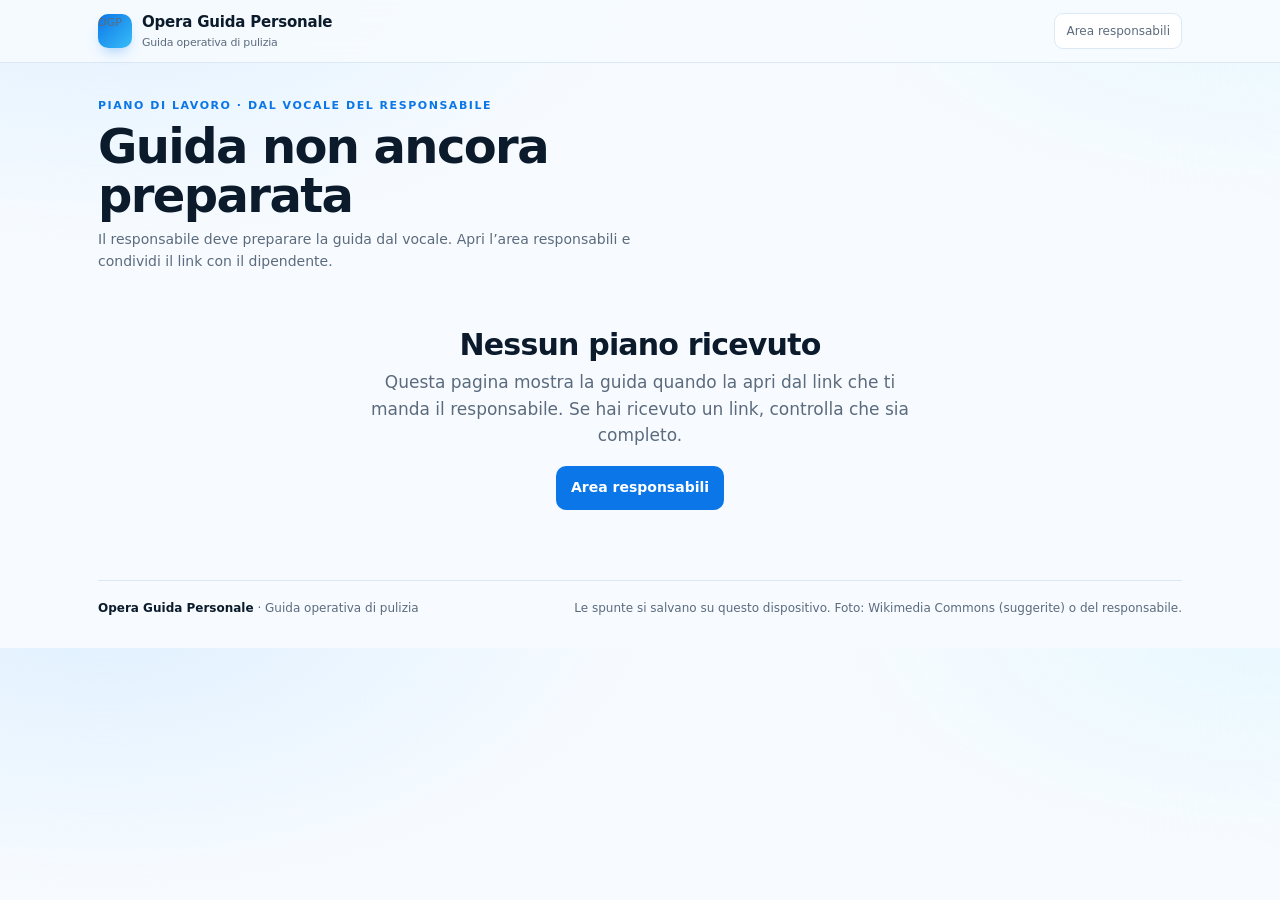
<file: index.html>
<!doctype html>
<html lang="it">
<head>
<meta charset="utf-8">
<meta name="viewport" content="width=device-width, initial-scale=1">
<title>Opera Guida Personale · Guida operativa</title>
<script>
  (function () {
    var q = location.search || '';
    var h = location.hash || '';
    location.replace('guida7.html' + q + h);
  })();
</script>
<noscript><meta http-equiv="refresh" content="0; url=guida7.html"></noscript>
</head>
<body style="font-family:system-ui,sans-serif;padding:24px;color:#0b1b2b">
<p>La guida si sta aprendo… <a href="guida7.html">Apri la guida</a></p>
</body>
</html>
</file>
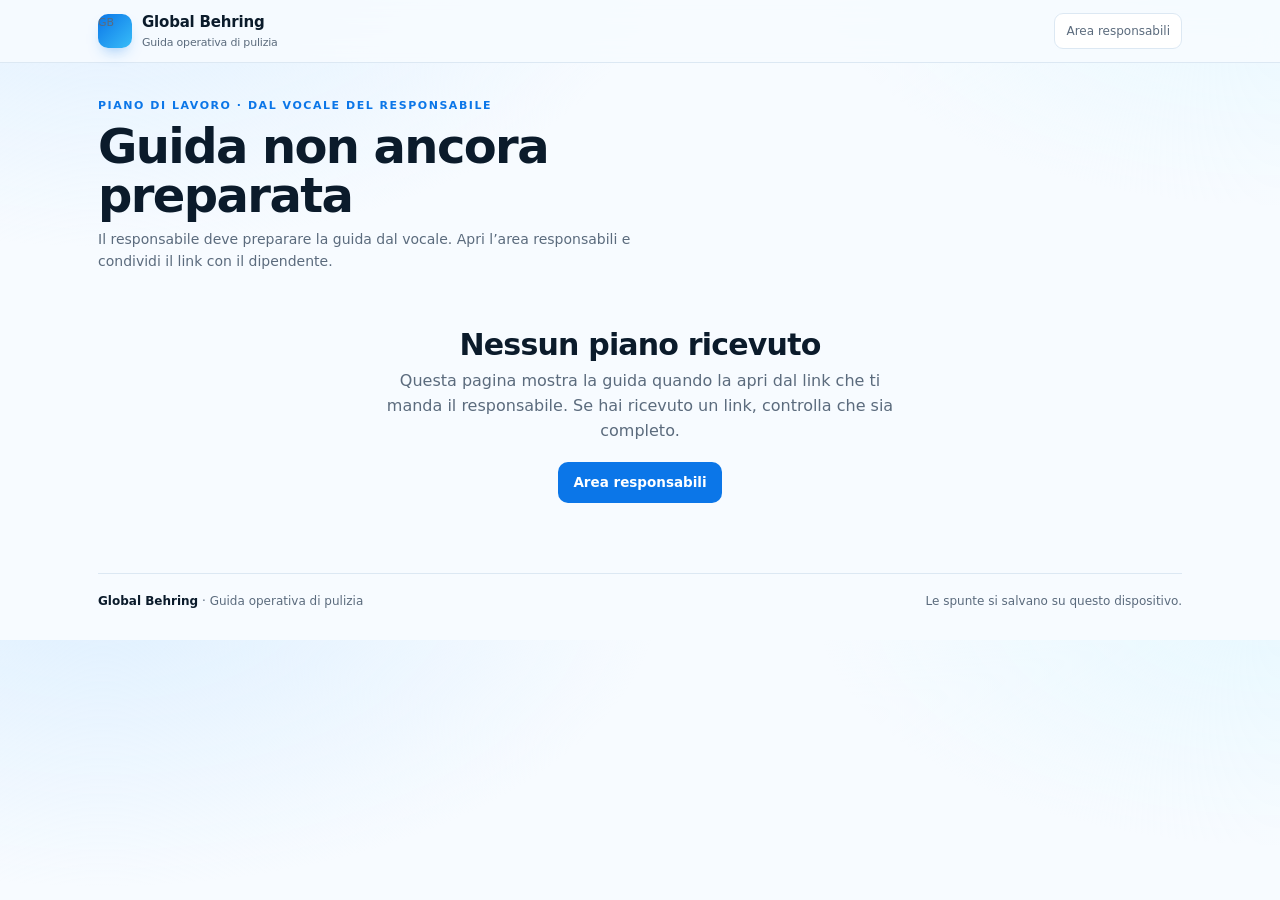
<file: guida5.html>
<!doctype html>
<html lang="it">
<head>
<meta charset="utf-8">
<meta name="viewport" content="width=device-width, initial-scale=1">
<meta name="color-scheme" content="light">
<meta name="theme-color" content="#f7fbff">
<title>Global Behring · Guida operativa</title>
<style>
  *{box-sizing:border-box}
  :root{
    --bg:#f7fbff; --card:#ffffff; --fg:#0b1b2b; --muted:#5b6b7d; --muted2:#8595a6;
    --line:#dce8f3; --line2:#c5d8e9; --accent:#0b76e8; --accent2:#38bdf8; --soft:#eaf4ff;
    --ok:#0f9d58; --warn:#d97706; --radius:16px; --shadow:0 10px 30px -24px rgba(11,54,93,.45);
  }
  html{scroll-behavior:smooth}
  body{
    margin:0; color:var(--fg); background:
      radial-gradient(900px 480px at 8% -8%, #dff0ff 0%, transparent 62%),
      radial-gradient(800px 420px at 100% -6%, #e7f8ff 0%, transparent 58%), var(--bg);
    font:16px/1.55 system-ui,-apple-system,"Segoe UI",Roboto,Helvetica,Arial,sans-serif;
    -webkit-font-smoothing:antialiased;
  }
  [hidden]{display:none!important}
  img{display:block;max-width:100%}
  a{color:var(--accent)}
  .wrap{width:100%;max-width:1120px;margin:0 auto;padding:0 18px}
  .top{position:sticky;top:0;z-index:40;background:rgba(247,251,255,.9);backdrop-filter:blur(14px);border-bottom:1px solid var(--line)}
  .top-in{height:62px;display:flex;align-items:center;justify-content:space-between;gap:12px}
  .brand{display:flex;align-items:center;gap:10px;text-decoration:none;color:var(--fg);min-width:0}
  .logo{width:34px;height:34px;border-radius:10px;background:linear-gradient(135deg,#0b76e8,#38bdf8);display:grid;place-items:center;color:#fff;font-weight:800;font-size:15px;flex:none;box-shadow:0 8px 18px -10px #0b76e8}
  .brand b{font-size:15px;letter-spacing:-.2px;white-space:nowrap;overflow:hidden;text-overflow:ellipsis}
  .brand span{display:block;font-size:11px;color:var(--muted);font-weight:400}
  .top-link{font-size:12px;color:var(--muted);text-decoration:none;border:1px solid var(--line);background:var(--card);padding:8px 11px;border-radius:9px;white-space:nowrap}
  .top-link:hover{color:var(--fg);border-color:var(--line2)}
  .hero{padding:34px 0 18px;display:grid;grid-template-columns:minmax(0,1.3fr) minmax(240px,.7fr);gap:24px;align-items:end}
  .kicker{font-size:11px;letter-spacing:.14em;text-transform:uppercase;color:var(--accent);font-weight:700;margin:0 0 8px}
  h1{margin:0 0 8px;font-size:clamp(30px,5vw,48px);line-height:1.03;letter-spacing:-1.6px;font-weight:800}
  .meta{color:var(--muted);font-size:14px;margin:0;max-width:60ch}
  .stats{display:flex;gap:8px;flex-wrap:wrap;justify-content:flex-end}
  .stat{background:var(--card);border:1px solid var(--line);border-radius:12px;padding:9px 12px;min-width:84px;text-align:center;box-shadow:var(--shadow)}
  .stat b{display:block;font-size:20px;line-height:1.1;letter-spacing:-.5px;color:var(--accent)}
  .stat span{font-size:11px;color:var(--muted)}
  .tabs{position:sticky;top:62px;z-index:30;display:flex;gap:4px;overflow-x:auto;padding:8px;background:rgba(247,251,255,.92);backdrop-filter:blur(14px);border:1px solid var(--line);border-radius:13px;margin:10px 0 18px;scrollbar-width:none}
  .tabs::-webkit-scrollbar{display:none}
  .tab{border:0;background:transparent;color:var(--muted);padding:9px 13px;border-radius:9px;font:inherit;font-size:13px;font-weight:600;white-space:nowrap;cursor:pointer}
  .tab:hover{background:var(--soft);color:var(--fg)}
  .tab[aria-selected="true"]{background:linear-gradient(135deg,var(--accent),#1d9bf0);color:#fff;box-shadow:0 8px 18px -10px var(--accent)}
  .panel{display:none;padding-bottom:30px}
  .panel.on{display:block;animation:up .25s ease both}
  @keyframes up{from{opacity:0;transform:translateY(5px)}to{opacity:1;transform:none}}
  .panel-head{display:flex;align-items:flex-end;justify-content:space-between;gap:14px;flex-wrap:wrap;margin:8px 0 14px}
  .panel-head h2{margin:0 0 3px;font-size:clamp(23px,3.2vw,30px);letter-spacing:-.8px}
  .panel-head p{margin:0;color:var(--muted);font-size:13px}
  .progress{min-width:180px;max-width:280px;flex:1}
  .progress .pt{display:flex;justify-content:space-between;font-size:11px;color:var(--muted);margin-bottom:5px}
  .bar{height:8px;background:#e4eef8;border-radius:99px;overflow:hidden}
  .bar i{display:block;height:100%;width:0;background:linear-gradient(90deg,var(--accent),var(--accent2));transition:width .25s}
  .grid3{display:grid;grid-template-columns:repeat(3,minmax(0,1fr));gap:14px}
  .info{background:var(--card);border:1px solid var(--line);border-radius:var(--radius);padding:16px 17px;box-shadow:var(--shadow);min-width:0}
  .info h3{margin:0 0 10px;font-size:16px;display:flex;align-items:center;gap:8px}
  .dot{width:8px;height:8px;border-radius:50%;background:var(--accent);flex:none}
  .info ul{margin:0;padding:0 0 0 18px}
  .info li{margin:0 0 7px;font-size:14px}
  table{width:100%;border-collapse:collapse;font-size:13.5px}
  th,td{text-align:left;padding:8px 6px;border-bottom:1px solid var(--line)}
  th{font-size:11px;letter-spacing:.06em;text-transform:uppercase;color:var(--muted)}
  tr:last-child td{border-bottom:0}
  .cards{display:grid;grid-template-columns:repeat(auto-fill,minmax(330px,1fr));gap:15px}
  .task{background:var(--card);border:1px solid var(--line);border-radius:var(--radius);padding:15px 16px;box-shadow:var(--shadow);display:flex;flex-direction:column;gap:10px;min-width:0}
  .task.done{border-color:#bde7cf;background:linear-gradient(180deg,#f7fffb,#fff)}
  .t-head{display:flex;align-items:flex-start;justify-content:space-between;gap:10px}
  .loc{font-size:10.5px;letter-spacing:.1em;text-transform:uppercase;color:var(--accent);font-weight:700;margin-bottom:2px}
  .t-head h3{margin:0;font-size:19px;line-height:1.2;letter-spacing:-.3px}
  .min{font-size:11.5px;color:var(--muted);white-space:nowrap;background:var(--soft);border-radius:99px;padding:4px 8px}
  .when{font-size:12px;color:var(--muted);margin-top:-3px}
  .desc{font-size:14.5px;line-height:1.55;margin:0;color:#22364a;white-space:pre-wrap}
  .photos{display:grid;grid-template-columns:repeat(auto-fill,minmax(105px,1fr));gap:8px}
  .photo{border:0;padding:0;background:#eef6fd;border-radius:10px;overflow:hidden;cursor:zoom-in;position:relative;aspect-ratio:4/3}
  .photo img{width:100%;height:100%;object-fit:cover}
  .photo span{position:absolute;left:0;right:0;bottom:0;background:rgba(7,28,48,.72);color:#fff;font-size:10.5px;padding:4px 6px;text-align:left;line-height:1.25}
  .audios{display:flex;flex-direction:column;gap:7px}
  .audios audio{width:100%;height:36px}
  .checks{display:flex;flex-direction:column;gap:2px;border-top:1px solid var(--line);padding-top:8px}
  .check{display:flex;align-items:flex-start;gap:10px;padding:7px 6px;border-radius:8px;cursor:pointer;font-size:14px;line-height:1.4}
  .check:hover{background:var(--soft)}
  .check input{position:absolute;opacity:0;width:1px;height:1px}
  .box{width:21px;height:21px;border:2px solid var(--line2);border-radius:6px;background:#fff;flex:none;display:grid;place-items:center;margin-top:1px}
  .box svg{width:13px;height:13px;color:#fff;opacity:0}
  .check input:checked + .box{background:var(--ok);border-color:var(--ok)}
  .check input:checked + .box svg{opacity:1}
  .check input:checked ~ .txt{text-decoration:line-through;color:var(--muted)}
  .check input:focus-visible + .box{outline:2px solid var(--accent);outline-offset:2px}
  .t-foot{display:flex;align-items:center;gap:9px;margin-top:auto}
  .t-foot .bar{flex:1}
  .t-foot .cnt{font-size:11.5px;color:var(--muted);white-space:nowrap}
  details.src{border-top:1px dashed var(--line);padding-top:7px}
  details.src summary{cursor:pointer;font-size:11.5px;color:var(--muted);list-style:none}
  details.src summary::-webkit-details-marker{display:none}
  details.src p{margin:7px 0 0;font-size:12.5px;color:var(--muted);font-style:italic}
  .rules{display:grid;grid-template-columns:repeat(auto-fill,minmax(300px,1fr));gap:14px}
  .rule{background:var(--card);border:1px solid var(--line);border-radius:var(--radius);padding:16px;box-shadow:var(--shadow)}
  .rule h3{margin:0 0 9px;font-size:16px}
  .rule ul{margin:0;padding-left:18px}
  .rule li{font-size:14px;margin-bottom:7px}
  .rule .photos{margin-top:10px}
  .rule .audios{margin-top:9px}
  .empty{color:var(--muted);font-size:14px;margin:0}
  .note{background:var(--soft);border:1px solid var(--line);border-radius:12px;padding:12px 14px;color:var(--muted);font-size:13.5px}
  .no-plan{padding:40px 0 60px;text-align:center}
  .no-plan h1{font-size:30px;letter-spacing:-.8px}
  .no-plan p{color:var(--muted);max-width:52ch;margin:0 auto 18px}
  .btn{display:inline-flex;align-items:center;gap:7px;background:var(--accent);color:#fff;text-decoration:none;padding:10px 15px;border-radius:10px;font-weight:700;font-size:13.5px;border:0;cursor:pointer}
  dialog#lightbox{border:0;padding:0;background:transparent;max-width:96vw;max-height:96vh}
  dialog#lightbox img{max-width:96vw;max-height:86vh;border-radius:12px;box-shadow:0 30px 80px rgba(0,0,0,.5)}
  dialog#lightbox button{display:block;margin:10px auto 0;background:#fff;border:0;border-radius:9px;padding:8px 14px;font:inherit;cursor:pointer}
  .foot{border-top:1px solid var(--line);margin-top:10px;padding:18px 0 30px;color:var(--muted);font-size:12px;display:flex;justify-content:space-between;gap:12px;flex-wrap:wrap}
  @media(max-width:780px){
    .hero{grid-template-columns:1fr;gap:14px;padding-top:24px}
    .stats{justify-content:flex-start}
    .grid3{grid-template-columns:1fr}
    .cards{grid-template-columns:1fr}
    .rules{grid-template-columns:1fr}
    .tabs{top:62px}
    .progress{max-width:none;width:100%}
    .panel-head{align-items:flex-start}
  }
</style>
</head>
<body>
<header class="top"><div class="wrap top-in">
  <a class="brand" href="#top" aria-label="Global Behring · Guida operativa">
    <span class="logo">GB</span>
    <b>Global Behring<span>Guida operativa di pulizia</span></b>
  </a>
  <a class="top-link" href="modulo5.html">Area responsabili</a>
</div></header>

<main class="wrap" id="top">
  <section class="hero" id="hero">
    <div>
      <p class="kicker">Piano di lavoro · dal vocale del responsabile</p>
      <h1 id="title">La guida di oggi.</h1>
      <p class="meta" id="meta">Carico la guida…</p>
    </div>
    <div class="stats" id="stats"></div>
  </section>

  <div id="content"></div>

  <footer class="foot">
    <span><strong style="color:var(--fg);font-weight:700">Global Behring</strong> · Guida operativa di pulizia</span>
    <span>Le spunte si salvano su questo dispositivo.</span>
  </footer>
</main>

<dialog id="lightbox"><img id="lbImg" alt=""><button type="button" id="lbClose">Chiudi</button></dialog>

<script src="lz.js?v=1"></script>
<script>
(function () {
  'use strict';
  var PLAN_KEY = 'gb-guida-plan-v2';
  var OLD_KEY = 'gb-guida-plan';
  var CHECK_KEY = 'gb-check-v2';
  var HASH_KEY = 'gb-plan-hash-v2';
  var plan = null, raw = '', tab = 'gen';

  function esc(s) {
    return String(s == null ? '' : s).replace(/[&<>"']/g, function (c) {
      return { '&': '&amp;', '<': '&lt;', '>': '&gt;', '"': '&quot;', "'": '&#39;' }[c];
    });
  }
  function norm(s) { return String(s == null ? '' : s).toLowerCase().replace(/[àáâ]/g, 'a').replace(/[èé]/g, 'e').replace(/[ìí]/g, 'i').replace(/[òó]/g, 'o').replace(/[ùú]/g, 'u').replace(/[^a-z0-9]+/g, ' ').trim(); }
  function stripNote(n) {
    return String(n || '').replace(/^[^«]*«/, '').replace(/»\s*$/, '').trim();
  }
  function media(a) {
    if (!Array.isArray(a)) return [];
    return a.map(function (x) { return typeof x === 'string' ? { url: x, cap: '' } : { url: (x && x.url) || '', cap: (x && x.cap) || '' }; })
      .filter(function (x) { return x.url; });
  }
  function loadPlan() {
    var m = location.hash.match(/[#&]d=([^&]+)/);
    if (m && window.LZString) {
      try { raw = LZString.decompressFromEncodedURIComponent(m[1]) || ''; } catch (e) { raw = ''; }
      if (raw) { try { localStorage.setItem(PLAN_KEY, raw); } catch (e) {} }
    }
    if (!raw) { try { raw = localStorage.getItem(PLAN_KEY) || localStorage.getItem(OLD_KEY) || ''; } catch (e) {} }
    if (!raw) return null;
    try { return JSON.parse(raw); } catch (e) { return null; }
  }

  function hash(str) { var h = 2166136261; for (var i = 0; i < str.length; i++) { h ^= str.charCodeAt(i); h = Math.imul(h, 16777619); } return (h >>> 0).toString(36); }

  function normalizePlan(p) {
    if (!p || !Array.isArray(p.days)) return null;
    var rules = p.rules || {};
    var general = p.generale || {};
    var out = {
      v: p.v || 1, meta: p.meta || {},
      generale: {
        giro: Array.isArray(general.giro) ? general.giro : [],
        orari: Array.isArray(general.orari) ? general.orari : (Array.isArray(rules.orari) ? rules.orari : []),
        vizi: Array.isArray(general.vizi) ? general.vizi : []
      },
      days: [], monthly: [],
      rules: {}, rulePhotos: p.rulePhotos || {}, ruleAudios: p.ruleAudios || {}
    };
    ['prodotti', 'chiavi', 'sicurezza', 'dpi', 'attrezzature'].forEach(function (k) {
      var src = rules[k];
      if (!src && k === 'sicurezza') src = rules.rischi;
      var items = Array.isArray(src) ? src : (src && Array.isArray(src.items) ? src.items : []);
      out.rules[k] = items;
      if (src && !Array.isArray(src)) {
        if (!out.rulePhotos[k]) out.rulePhotos[k] = media(src.photos);
        if (!out.ruleAudios[k]) out.ruleAudios[k] = media(src.audios);
      }
    });
    function step(s) {
      return {
        t: (s && s.t) || 'Attività', loc: (s && s.loc) || '', min: Math.max(0, Number(s && s.min) || 0),
        desc: (s && s.desc) || stripNote(s && s.note) || '',
        acts: Array.isArray(s && s.acts) && s.acts.length ? s.acts.slice(0, 10) : ['Completato'],
        note: (s && s.note) || '',
        photos: media(s && s.photos), audios: media(s && s.audios)
      };
    }
    (p.days || []).forEach(function (d) {
      if (!d || !Array.isArray(d.steps) || !d.steps.length) return;
      out.days.push({ id: d.id || ('d' + out.days.length), label: d.label || 'Giorno', short: d.short || d.label || 'Giorno', start: d.start || '', end: d.end || '', steps: d.steps.map(step) });
    });
    out.monthly = (p.monthly || []).map(step);
    return out;
  }

  function ensureCheckPlan() {
    var h = hash(raw || JSON.stringify(plan));
    var old = '';
    try { old = localStorage.getItem(HASH_KEY) || ''; } catch (e) {}
    if (old && old !== h) { try { localStorage.removeItem(CHECK_KEY); } catch (e) {} }
    try { localStorage.setItem(HASH_KEY, h); } catch (e) {}
  }

  var store = {};
  try { store = JSON.parse(localStorage.getItem(CHECK_KEY) || '{}') || {}; } catch (e) { store = {}; }
  function iso() { var d = new Date(); return d.getFullYear() + '-' + String(d.getMonth() + 1).padStart(2, '0') + '-' + String(d.getDate()).padStart(2, '0'); }
  function scopeFor(id) { return id === 'mes' ? 'mes:' + iso().slice(0, 7) : id + ':' + iso(); }
  function isDone(id, si, ai) { return !!((store[scopeFor(id)] || {})[si + ':' + ai]); }
  function setDone(id, si, ai, on) {
    var sc = scopeFor(id); var b = store[sc] || (store[sc] = {}); var k = si + ':' + ai;
    if (on) b[k] = 1; else delete b[k];
    if (!Object.keys(b).length) delete store[sc];
    try { localStorage.setItem(CHECK_KEY, JSON.stringify(store)); } catch (e) {}
  }
  function tmin(t) { var a = String(t || '0:0').split(':'); return (+a[0] || 0) * 60 + (+a[1] || 0); }
  function hhmm(m) { m = Math.max(0, Math.round(m)); return String(Math.floor(m / 60)).padStart(2, '0') + ':' + String(m % 60).padStart(2, '0'); }

  function planHas() { return !!(plan && plan.days && plan.days.length); }

  function renderShell() {
    var content = document.getElementById('content');
    if (!planHas()) {
      document.getElementById('title').textContent = 'Guida non ancora preparata';
      document.getElementById('meta').textContent = 'Il responsabile deve preparare la guida dal vocale. Apri l’area responsabili e condividi il link con il dipendente.';
      document.getElementById('stats').innerHTML = '';
      content.innerHTML = '<section class="no-plan"><h1>Nessun piano ricevuto</h1><p>Questa pagina mostra la guida quando la apri dal link che ti manda il responsabile. Se hai ricevuto un link, controlla che sia completo.</p><a class="btn" href="modulo5.html">Area responsabili</a></section>';
      return;
    }
    var meta = plan.meta || {};
    var bits = [meta.site, meta.referente ? 'referente ' + meta.referente : '', meta.updated ? 'aggiornata il ' + meta.updated : ''].filter(Boolean);
    document.getElementById('title').textContent = 'La giornata dell’operatore.';
    document.getElementById('meta').textContent = bits.join(' · ');
    var n = plan.days.reduce(function (a, d) { return a + d.steps.length; }, 0) + plan.monthly.length;
    var nr = ['prodotti', 'chiavi', 'sicurezza', 'dpi', 'attrezzature'].reduce(function (a, k) { return a + plan.rules[k].length; }, 0);
    document.getElementById('stats').innerHTML =
      '<div class="stat"><b>' + plan.days.length + '</b><span>' + (plan.days.length === 1 ? 'giorno' : 'giorni') + '</span></div>' +
      '<div class="stat"><b>' + n + '</b><span>attività</span></div>' +
      '<div class="stat"><b>' + nr + '</b><span>regole</span></div>';

    var tabs = [], panels = [];
    var hasGen = plan.generale.giro.length || plan.generale.orari.length || plan.generale.vizi.length;
    if (hasGen) { tabs.push(['gen', 'Generale']); panels.push(renderGeneral()); }
    plan.days.forEach(function (d) { tabs.push([d.id, d.label]); panels.push(renderDay(d, false)); });
    if (plan.monthly.length) { tabs.push(['mes', 'Mensile']); panels.push(renderDay({ id: 'mes', label: 'Servizio mensile', start: '', end: '', steps: plan.monthly }, true)); }
    if (nr || Object.keys(plan.rulePhotos).some(function (k) { return (plan.rulePhotos[k] || []).length; })) { tabs.push(['reg', 'Regolamenti']); panels.push(renderRules()); }
    content.innerHTML = '<div class="tabs" id="tabs" role="tablist">' + tabs.map(function (t) { return '<button class="tab" type="button" role="tab" data-p="' + esc(t[0]) + '" aria-selected="false">' + esc(t[1]) + '</button>'; }).join('') + '</div>' + panels.join('');
    var tabsEl = document.getElementById('tabs');
    tabsEl.addEventListener('click', function (e) { var b = e.target.closest('.tab'); if (b) show(b.dataset.p, true); });
    var todayId = ['lun', 'mar', 'mer'].indexOf(todayKey()) >= 0 ? todayKey() : '';
    var initial = tabs.some(function (t) { return t[0] === todayId; }) ? todayId : (tabs[0] ? tabs[0][0] : 'gen');
    show(initial, false);
  }
  function todayKey() {
    var d = new Date().getDay(); return d === 1 ? 'lun' : (d === 2 || d === 4) ? 'mar' : d === 3 ? 'mer' : '';
  }
  function show(id, scroll) {
    tab = id;
    var tabsEl = document.getElementById('tabs'); if (!tabsEl) return;
    Array.prototype.forEach.call(tabsEl.querySelectorAll('.tab'), function (t) {
      var on = t.dataset.p === id; t.setAttribute('aria-selected', on ? 'true' : 'false'); t.tabIndex = on ? 0 : -1;
    });
    Array.prototype.forEach.call(document.querySelectorAll('.panel'), function (p) { p.classList.toggle('on', p.id === 'p-' + id); });
    if (scroll) { var p = document.getElementById('p-' + id); if (p) p.scrollIntoView({ behavior: 'smooth', block: 'start' }); }
  }

  function listCard(title, items, empty) {
    return '<article class="info"><h3><span class="dot"></span>' + esc(title) + '</h3>' +
      (items.length ? '<ul>' + items.map(function (x) { return '<li>' + esc(x) + '</li>'; }).join('') + '</ul>' : '<p class="empty">' + esc(empty) + '</p>') + '</article>';
  }
  function renderGeneral() {
    var g = plan.generale;
    var orari = g.orari || [];
    var rows = orari.map(function (r) { return Array.isArray(r) ? r : [r, '', '']; });
    var orariHtml = rows.length
      ? '<table><thead><tr><th>Giorno</th><th>Fascia</th><th>Ore</th></tr></thead><tbody>' + rows.map(function (r) { return '<tr><td>' + esc(r[0]) + '</td><td>' + esc(r[1] || '') + '</td><td>' + esc(r[2] || '') + '</td></tr>'; }).join('') + '</tbody></table>'
      : '<p class="empty">Nessun orario indicato.</p>';
    return '<section class="panel" id="p-gen" role="tabpanel"><div class="panel-head"><div><h2>Parte generale</h2><p>Giro, orari e attenzioni del cliente.</p></div></div>' +
      '<div class="grid3">' +
      listCard('Giro', g.giro, 'Nessuna indicazione sul giro.') +
      '<article class="info"><h3><span class="dot"></span>Orari e frequenza</h3>' + orariHtml + '</article>' +
      listCard('Attenzioni del cliente', g.vizi, 'Nessuna attenzione particolare indicata.') +
      '</div></section>';
  }

  function dayTimes(d) {
    var out = {}, cum = tmin(d.start);
    d.steps.forEach(function (s, i) { out[i] = { a: cum, b: cum + (s.min || 0) }; cum += (s.min || 0); });
    return out;
  }
  function renderTask(s, di, si, d) {
    var times = dayTimes(d)[si] || null;
    var when = d.start ? (times && times.b > times.a ? hhmm(times.a) + ' → ' + hhmm(times.b) : '') : '';
    var photos = s.photos.length ? '<div class="photos">' + s.photos.map(function (p) { return '<button class="photo" type="button" data-src="' + esc(p.url) + '" aria-label="Apri foto"><img loading="lazy" src="' + esc(p.url) + '" alt="' + esc(p.cap || s.t) + '">' + (p.cap ? '<span>' + esc(p.cap) + '</span>' : '') + '</button>'; }).join('') + '</div>' : '';
    var audios = s.audios.length ? '<div class="audios">' + s.audios.map(function (a) { return '<audio controls preload="none" src="' + esc(a.url) + '"></audio>'; }).join('') + '</div>' : '';
    var checks = s.acts.map(function (a, ai) {
      var id = 'c-' + di + '-' + si + '-' + ai, on = isDone(d.id, si, ai);
      return '<label class="check" for="' + id + '"><input id="' + id + '" type="checkbox" data-day="' + esc(d.id) + '" data-step="' + si + '" data-act="' + ai + '"' + (on ? ' checked' : '') + '><span class="box"><svg viewBox="0 0 24 24" fill="none" stroke="currentColor" stroke-width="3.4" stroke-linecap="round" stroke-linejoin="round"><path d="M20 6L9 17l-5-5"/></svg></span><span class="txt">' + esc(a) + '</span></label>';
    }).join('');
    var note = s.note && norm(s.note) !== norm(s.desc) ? '<details class="src"><summary>Dal vocale</summary><p>' + esc(stripNote(s.note) || s.note) + '</p></details>' : '';
    return '<article class="task" data-day="' + esc(d.id) + '" data-step="' + si + '">' +
      '<div class="t-head"><div><div class="loc">' + esc(s.loc || '') + '</div><h3>' + esc(s.t) + '</h3></div>' + (s.min ? '<span class="min">~' + s.min + ' min</span>' : '') + '</div>' +
      (when ? '<div class="when">' + when + '</div>' : '') +
      (s.desc ? '<p class="desc">' + esc(s.desc) + '</p>' : '') +
      photos + audios +
      '<div class="checks" role="group" aria-label="Checklist">' + checks + '</div>' +
      note +
      '<div class="t-foot"><div class="bar"><i></i></div><span class="cnt">0/' + s.acts.length + '</span></div></article>';
  }
  function renderDay(d, monthly) {
    var total = d.steps.reduce(function (a, s) { return a + s.acts.length; }, 0);
    var done = d.steps.reduce(function (a, s, si) { return a + s.acts.filter(function (_, ai) { return isDone(d.id, si, ai); }).length; }, 0);
    var pct = total ? Math.round(done / total * 100) : 0;
    var sub = monthly ? 'Una volta al mese · ' + d.steps.length + ' attività' : (d.start ? 'Turno ' + d.start + '–' + d.end : '') + ' · ' + d.steps.length + ' attività';
    return '<section class="panel" id="p-' + esc(d.id) + '" role="tabpanel"><div class="panel-head"><div><h2>' + esc(d.label) + '</h2><p>' + esc(sub) + '</p></div><div class="progress"><div class="pt"><span>Completato</span><b class="ppct">' + pct + '%</b></div><div class="bar"><i class="pfill" style="width:' + pct + '%"></i></div></div></div>' +
      '<div class="cards">' + d.steps.map(function (s, si) { return renderTask(s, d.id, si, d); }).join('') + '</div></section>';
  }
  function renderRules() {
    var groups = [['prodotti', 'Prodotti e materiali'], ['chiavi', 'Chiavi e accessi'], ['sicurezza', 'Sicurezza'], ['dpi', 'DPI'], ['attrezzature', 'Attrezzature']];
    var cards = groups.map(function (g) {
      var k = g[0], items = plan.rules[k] || [], ph = plan.rulePhotos[k] || [], au = plan.ruleAudios[k] || [];
      if (!items.length && !ph.length && !au.length) return '';
      return '<article class="rule"><h3>' + esc(g[1]) + '</h3>' +
        (items.length ? '<ul>' + items.map(function (x) { return '<li>' + esc(x) + '</li>'; }).join('') + '</ul>' : '<p class="empty">Nessuna indicazione.</p>') +
        (ph.length ? '<div class="photos">' + ph.map(function (p) { return '<button class="photo" type="button" data-src="' + esc(p.url) + '"><img loading="lazy" src="' + esc(p.url) + '" alt="' + esc(p.cap || g[1]) + '">' + (p.cap ? '<span>' + esc(p.cap) + '</span>' : '') + '</button>'; }).join('') + '</div>' : '') +
        (au.length ? '<div class="audios">' + au.map(function (x) { return '<audio controls preload="none" src="' + esc(x.url) + '"></audio>'; }).join('') + '</div>' : '') +
        '</article>';
    }).join('');
    return '<section class="panel" id="p-reg" role="tabpanel"><div class="panel-head"><div><h2>Regolamenti</h2><p>Prodotti, chiavi, sicurezza, DPI e attrezzature.</p></div></div><div class="rules">' + (cards || '<p class="empty">Nessun regolamento indicato.</p>') + '</div></section>';
  }

  function refreshTask(card) {
    var inputs = card.querySelectorAll('input[type="checkbox"]');
    var done = 0;
    Array.prototype.forEach.call(inputs, function (i) { if (i.checked) done++; });
    card.classList.toggle('done', inputs.length > 0 && done === inputs.length);
    var cnt = card.querySelector('.cnt'); if (cnt) cnt.textContent = done + '/' + inputs.length;
    var bar = card.querySelector('.t-foot .bar i'); if (bar) bar.style.width = (inputs.length ? done / inputs.length * 100 : 0) + '%';
  }
  function refreshPanel(panel) {
    if (!panel) return;
    var inputs = panel.querySelectorAll('input[type="checkbox"]'), done = 0;
    Array.prototype.forEach.call(inputs, function (i) { if (i.checked) done++; });
    var pct = inputs.length ? Math.round(done / inputs.length * 100) : 0;
    var f = panel.querySelector('.pfill'); if (f) f.style.width = pct + '%';
    var t = panel.querySelector('.ppct'); if (t) t.textContent = pct + '%';
  }
  document.addEventListener('change', function (e) {
    var i = e.target;
    if (!i.matches || !i.matches('input[type="checkbox"][data-day]')) return;
    setDone(i.dataset.day, Number(i.dataset.step), Number(i.dataset.act), i.checked);
    var card = i.closest('.task'); if (card) refreshTask(card);
    var panel = i.closest('.panel'); if (panel) refreshPanel(panel);
  });
  document.addEventListener('click', function (e) {
    var b = e.target.closest('.photo');
    if (b) { document.getElementById('lbImg').src = b.dataset.src; var d = document.getElementById('lightbox'); if (d.showModal) d.showModal(); else window.open(b.dataset.src, '_blank'); }
  });
  document.getElementById('lbClose').addEventListener('click', function () { document.getElementById('lightbox').close(); });
  document.getElementById('lightbox').addEventListener('click', function (e) { if (e.target.id === 'lightbox') e.currentTarget.close(); });

  plan = normalizePlan(loadPlan());
  ensureCheckPlan();
  renderShell();
  if (planHas()) {
    Array.prototype.forEach.call(document.querySelectorAll('.task'), function (c) { refreshTask(c); });
    Array.prototype.forEach.call(document.querySelectorAll('.panel'), function (p) { refreshPanel(p); });
  }
})();
</script>
</body>
</html>
</file>
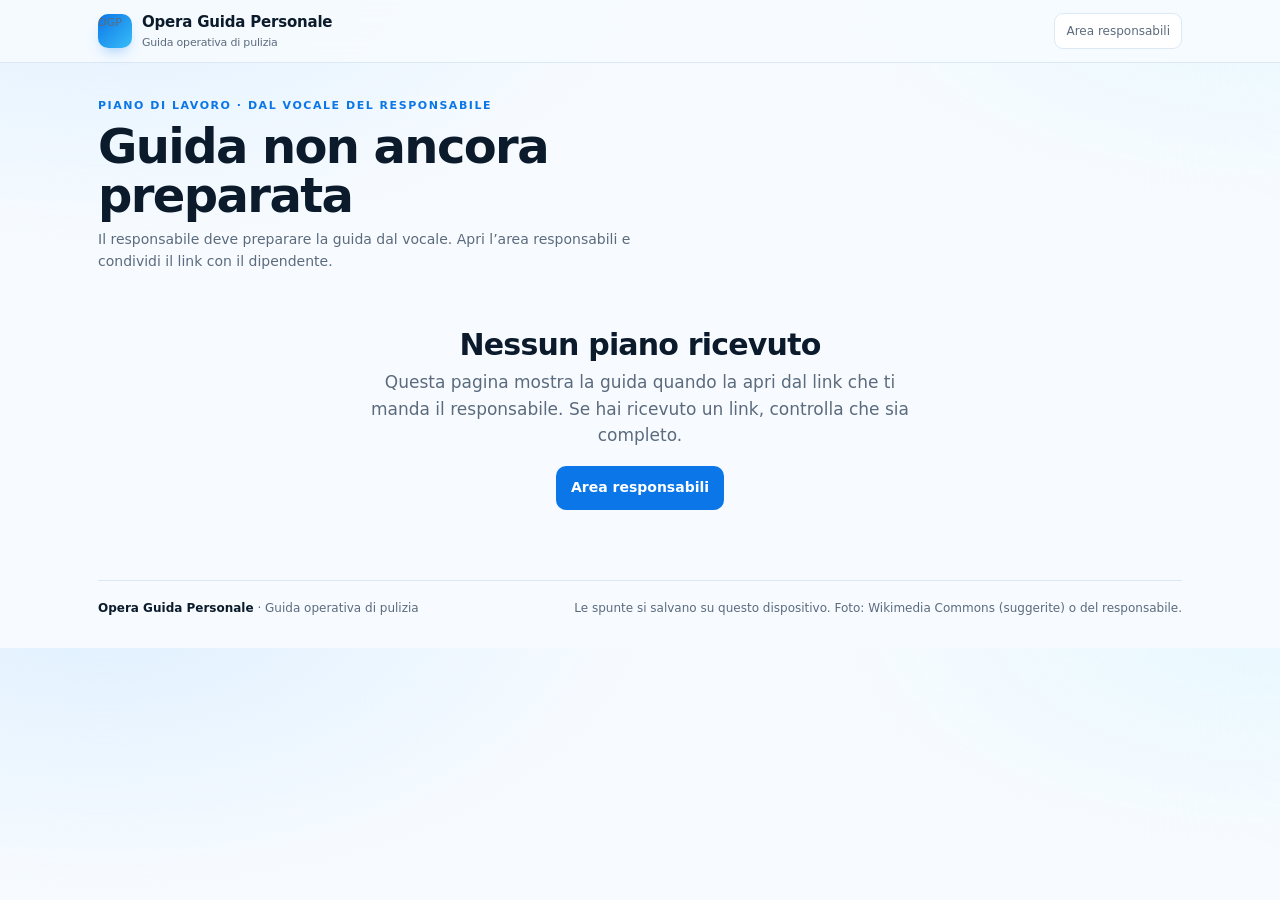
<file: guida6.html>
<!doctype html>
<html lang="it">
<head>
<meta charset="utf-8">
<meta name="viewport" content="width=device-width, initial-scale=1">
<title>Opera Guida Personale · Guida operativa</title>
<script>location.replace('guida7.html' + (location.search || '') + (location.hash || ''));</script>
<noscript><meta http-equiv="refresh" content="0; url=guida7.html"></noscript>
</head>
<body style="font-family:system-ui,sans-serif;padding:24px;color:#0b1b2b">
<p>La guida si sta aprendo… <a href="guida7.html">Apri la guida</a></p>
</body>
</html>
</file>
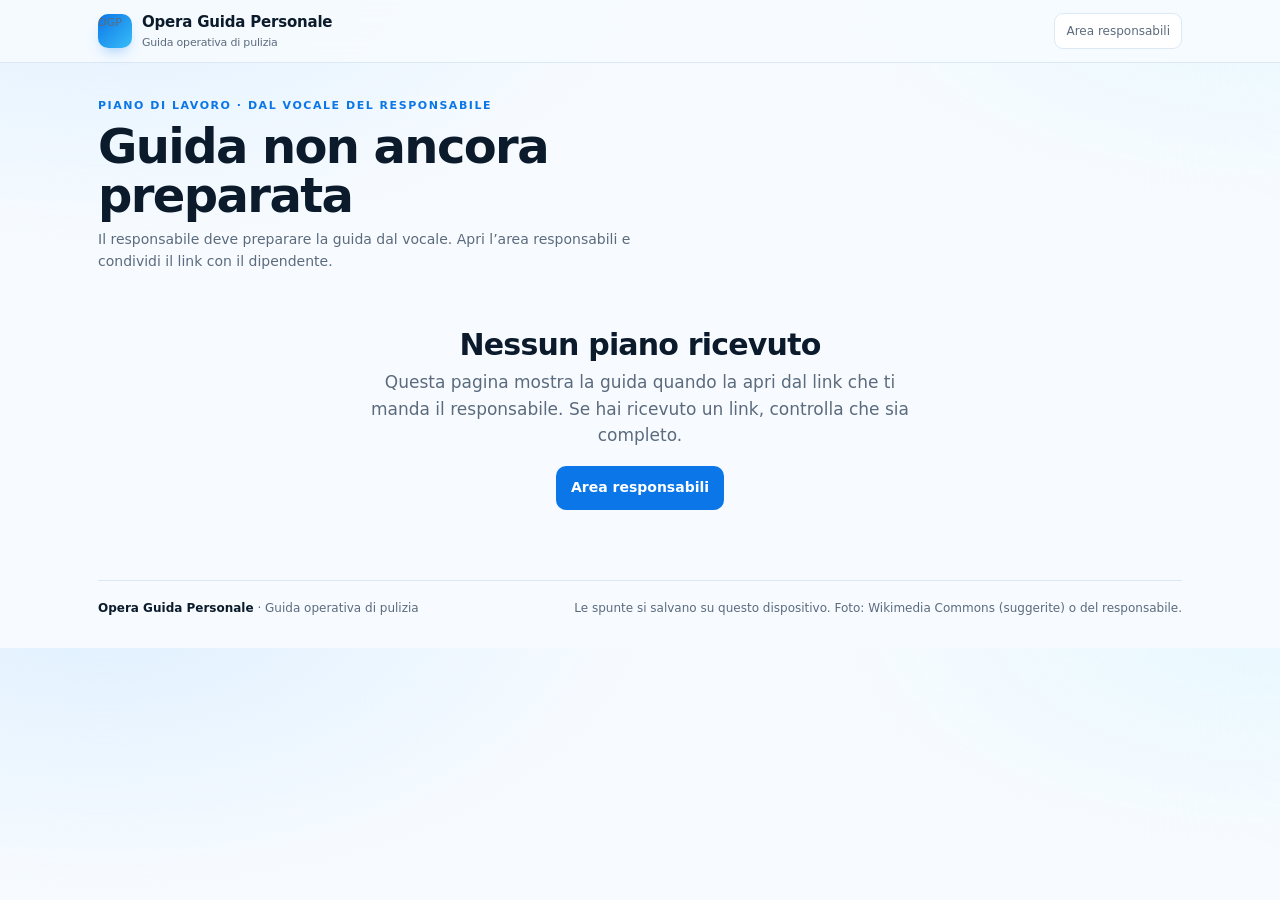
<file: guida7.html>
<!doctype html>
<html lang="it">
<head>
<meta charset="utf-8">
<meta name="viewport" content="width=device-width, initial-scale=1">
<meta name="color-scheme" content="light">
<meta name="theme-color" content="#f7fbff">
<title>Opera Guida Personale · Guida operativa</title>
<style>
  *{box-sizing:border-box}
  :root{
    --bg:#f7fbff; --card:#ffffff; --fg:#0b1b2b; --muted:#5b6b7d; --muted2:#8595a6;
    --line:#dce8f3; --line2:#c5d8e9; --accent:#0b76e8; --accent2:#38bdf8; --soft:#eaf4ff;
    --ok:#0f9d58; --warn:#d97706; --radius:16px; --shadow:0 10px 30px -24px rgba(11,54,93,.45);
  }
  html{scroll-behavior:smooth}
  body{
    margin:0; color:var(--fg); background:
      radial-gradient(900px 480px at 8% -8%, #dff0ff 0%, transparent 62%),
      radial-gradient(800px 420px at 100% -6%, #e7f8ff 0%, transparent 58%), var(--bg);
    font:16px/1.55 system-ui,-apple-system,"Segoe UI",Roboto,Helvetica,Arial,sans-serif;
    -webkit-font-smoothing:antialiased;
  }
  [hidden]{display:none!important}
  img{display:block;max-width:100%}
  a{color:var(--accent)}
  .wrap{width:100%;max-width:1120px;margin:0 auto;padding:0 18px}
  .top{position:sticky;top:0;z-index:40;background:rgba(247,251,255,.9);backdrop-filter:blur(14px);border-bottom:1px solid var(--line)}
  .top-in{height:62px;display:flex;align-items:center;justify-content:space-between;gap:12px}
  .brand{display:flex;align-items:center;gap:10px;text-decoration:none;color:var(--fg);min-width:0}
  .logo{width:34px;height:34px;border-radius:10px;background:linear-gradient(135deg,#0b76e8,#38bdf8);display:grid;place-items:center;color:#fff;font-weight:800;font-size:15px;flex:none;box-shadow:0 8px 18px -10px #0b76e8}
  .brand b{font-size:15px;letter-spacing:-.2px;white-space:nowrap;overflow:hidden;text-overflow:ellipsis}
  .brand span{display:block;font-size:11px;color:var(--muted);font-weight:400}
  .top-link{font-size:12px;color:var(--muted);text-decoration:none;border:1px solid var(--line);background:var(--card);padding:8px 11px;border-radius:9px;white-space:nowrap}
  .top-link:hover{color:var(--fg);border-color:var(--line2)}
  .hero{padding:34px 0 18px;display:grid;grid-template-columns:minmax(0,1.3fr) minmax(240px,.7fr);gap:24px;align-items:end}
  .kicker{font-size:11px;letter-spacing:.14em;text-transform:uppercase;color:var(--accent);font-weight:700;margin:0 0 8px}
  h1{margin:0 0 8px;font-size:clamp(30px,5vw,48px);line-height:1.03;letter-spacing:-1.6px;font-weight:800}
  .meta{color:var(--muted);font-size:14px;margin:0;max-width:60ch}
  .stats{display:flex;gap:8px;flex-wrap:wrap;justify-content:flex-end}
  .stat{background:var(--card);border:1px solid var(--line);border-radius:12px;padding:9px 12px;min-width:84px;text-align:center;box-shadow:var(--shadow)}
  .stat b{display:block;font-size:20px;line-height:1.1;letter-spacing:-.5px;color:var(--accent)}
  .stat span{font-size:11px;color:var(--muted)}
  .tabs{position:sticky;top:62px;z-index:30;display:flex;gap:4px;overflow-x:auto;padding:8px;background:rgba(247,251,255,.92);backdrop-filter:blur(14px);border:1px solid var(--line);border-radius:13px;margin:10px 0 18px;scrollbar-width:none}
  .tabs::-webkit-scrollbar{display:none}
  .tab{border:0;background:transparent;color:var(--muted);padding:9px 13px;border-radius:9px;font:inherit;font-size:13px;font-weight:600;white-space:nowrap;cursor:pointer}
  .tab:hover{background:var(--soft);color:var(--fg)}
  .tab[aria-selected="true"]{background:linear-gradient(135deg,var(--accent),#1d9bf0);color:#fff;box-shadow:0 8px 18px -10px var(--accent)}
  .panel{display:none;padding-bottom:30px}
  .panel.on{display:block;animation:up .25s ease both}
  @keyframes up{from{opacity:0;transform:translateY(5px)}to{opacity:1;transform:none}}
  .panel-head{display:flex;align-items:flex-end;justify-content:space-between;gap:14px;flex-wrap:wrap;margin:8px 0 14px}
  .panel-head h2{margin:0 0 3px;font-size:clamp(23px,3.2vw,30px);letter-spacing:-.8px}
  .panel-head p{margin:0;color:var(--muted);font-size:13px}
  .progress{min-width:180px;max-width:280px;flex:1}
  .progress .pt{display:flex;justify-content:space-between;font-size:11px;color:var(--muted);margin-bottom:5px}
  .bar{height:8px;background:#e4eef8;border-radius:99px;overflow:hidden}
  .bar i{display:block;height:100%;width:0;background:linear-gradient(90deg,var(--accent),var(--accent2));transition:width .25s}
  .grid3{display:grid;grid-template-columns:repeat(3,minmax(0,1fr));gap:14px}
  .info{background:var(--card);border:1px solid var(--line);border-radius:var(--radius);padding:16px 17px;box-shadow:var(--shadow);min-width:0}
  .info h3{margin:0 0 10px;font-size:16px;display:flex;align-items:center;gap:8px}
  .dot{width:8px;height:8px;border-radius:50%;background:var(--accent);flex:none}
  .info ul{margin:0;padding:0 0 0 18px}
  .info li{margin:0 0 7px;font-size:14px}
  table{width:100%;border-collapse:collapse;font-size:13.5px}
  th,td{text-align:left;padding:8px 6px;border-bottom:1px solid var(--line)}
  th{font-size:11px;letter-spacing:.06em;text-transform:uppercase;color:var(--muted)}
  tr:last-child td{border-bottom:0}
  .cards{display:grid;grid-template-columns:repeat(auto-fill,minmax(330px,1fr));gap:15px}
  .task{background:var(--card);border:1px solid var(--line);border-radius:var(--radius);padding:15px 16px;box-shadow:var(--shadow);display:flex;flex-direction:column;gap:10px;min-width:0}
  .task.done{border-color:#bde7cf;background:linear-gradient(180deg,#f7fffb,#fff)}
  .t-head{display:flex;align-items:flex-start;justify-content:space-between;gap:10px}
  .loc{font-size:10.5px;letter-spacing:.1em;text-transform:uppercase;color:var(--accent);font-weight:700;margin-bottom:2px}
  .t-head h3{margin:0;font-size:19px;line-height:1.2;letter-spacing:-.3px}
  .min{font-size:11.5px;color:var(--muted);white-space:nowrap;background:var(--soft);border-radius:99px;padding:4px 8px}
  .when{font-size:12px;color:var(--muted);margin-top:-3px}
  .desc{font-size:14.5px;line-height:1.55;margin:0;color:#22364a;white-space:pre-wrap}
  .photos{display:grid;grid-template-columns:repeat(auto-fill,minmax(105px,1fr));gap:8px}
  .photo{border:0;padding:0;background:#eef6fd;border-radius:10px;overflow:hidden;cursor:zoom-in;position:relative;aspect-ratio:4/3}
  .photo img{width:100%;height:100%;object-fit:cover}
  .photo span{position:absolute;left:0;right:0;bottom:0;background:rgba(7,28,48,.72);color:#fff;font-size:10.5px;padding:4px 6px;text-align:left;line-height:1.25}
  .audios{display:flex;flex-direction:column;gap:7px}
  .audios audio{width:100%;height:36px}
  .checks{display:flex;flex-direction:column;gap:2px;border-top:1px solid var(--line);padding-top:8px}
  .check{display:flex;align-items:flex-start;gap:10px;padding:7px 6px;border-radius:8px;cursor:pointer;font-size:14px;line-height:1.4}
  .check:hover{background:var(--soft)}
  .check input{position:absolute;opacity:0;width:1px;height:1px}
  .box{width:21px;height:21px;border:2px solid var(--line2);border-radius:6px;background:#fff;flex:none;display:grid;place-items:center;margin-top:1px}
  .box svg{width:13px;height:13px;color:#fff;opacity:0}
  .check input:checked + .box{background:var(--ok);border-color:var(--ok)}
  .check input:checked + .box svg{opacity:1}
  .check input:checked ~ .txt{text-decoration:line-through;color:var(--muted)}
  .check input:focus-visible + .box{outline:2px solid var(--accent);outline-offset:2px}
  .t-foot{display:flex;align-items:center;gap:9px;margin-top:auto}
  .t-foot .bar{flex:1}
  .t-foot .cnt{font-size:11.5px;color:var(--muted);white-space:nowrap}
  details.src{border-top:1px dashed var(--line);padding-top:7px}
  details.src summary{cursor:pointer;font-size:11.5px;color:var(--muted);list-style:none}
  details.src summary::-webkit-details-marker{display:none}
  details.src p{margin:7px 0 0;font-size:12.5px;color:var(--muted);font-style:italic}
  .rules{display:grid;grid-template-columns:repeat(auto-fill,minmax(300px,1fr));gap:14px}
  .rule{background:var(--card);border:1px solid var(--line);border-radius:var(--radius);padding:16px;box-shadow:var(--shadow)}
  .rule h3{margin:0 0 9px;font-size:16px}
  .rule ul{margin:0;padding-left:18px}
  .rule li{font-size:14px;margin-bottom:7px}
  .rule .photos{margin-top:10px}
  .rule .audios{margin-top:9px}
  .empty{color:var(--muted);font-size:14px;margin:0}
  .note{background:var(--soft);border:1px solid var(--line);border-radius:12px;padding:12px 14px;color:var(--muted);font-size:13.5px}
  .no-plan{padding:40px 0 60px;text-align:center}
  .no-plan h1{font-size:30px;letter-spacing:-.8px}
  .no-plan p{color:var(--muted);max-width:52ch;margin:0 auto 18px}
  .btn{display:inline-flex;align-items:center;gap:7px;background:var(--accent);color:#fff;text-decoration:none;padding:10px 15px;border-radius:10px;font-weight:700;font-size:13.5px;border:0;cursor:pointer}
  dialog#lightbox{border:0;padding:0;background:transparent;max-width:96vw;max-height:96vh}
  dialog#lightbox img{max-width:96vw;max-height:86vh;border-radius:12px;box-shadow:0 30px 80px rgba(0,0,0,.5)}
  dialog#lightbox button{display:block;margin:10px auto 0;background:#fff;border:0;border-radius:9px;padding:8px 14px;font:inherit;cursor:pointer}
  .foot{border-top:1px solid var(--line);margin-top:10px;padding:18px 0 30px;color:var(--muted);font-size:12px;display:flex;justify-content:space-between;gap:12px;flex-wrap:wrap}
  @media(max-width:780px){
    .hero{grid-template-columns:1fr;gap:14px;padding-top:24px}
    .stats{justify-content:flex-start}
    .grid3{grid-template-columns:1fr}
    .cards{grid-template-columns:1fr}
    .rules{grid-template-columns:1fr}
    .tabs{top:62px}
    .progress{max-width:none;width:100%}
    .panel-head{align-items:flex-start}
  }
  body{font-size:17px}
  .task{padding:18px 18px}
  .t-head h3{font-size:21px}
  .desc{font-size:16px;line-height:1.6}
  .when{font-size:13px}
  .check{font-size:16px;padding:9px 7px;gap:12px}
  .box{width:24px;height:24px;border-radius:7px}
  .box svg{width:15px;height:15px}
  .min{font-size:12.5px;padding:5px 10px}
  .tab{font-size:14px;padding:11px 15px}
  .info h3{font-size:18px}
  .info li{font-size:15px}
  .rule h3{font-size:17px}
  .rule li{font-size:15px}
  .photos{grid-template-columns:repeat(auto-fill,minmax(130px,1fr))}
  .voices{display:flex;flex-direction:column;gap:9px;border-top:1px solid var(--line);padding-top:10px}
  .voice{background:var(--soft);border:1px solid var(--line);border-radius:11px;padding:10px 11px}
  .vlabel{font-size:12.5px;font-weight:800;color:var(--accent);display:flex;align-items:center;justify-content:space-between;gap:8px;flex-wrap:wrap;margin-bottom:7px}
  .vlabel span{font-weight:600;color:var(--muted);font-size:12px}
  .orig-btn{width:100%;min-height:42px;border:1px solid var(--accent);border-radius:9px;background:#fff;color:var(--accent);font:inherit;font-size:14px;font-weight:700;cursor:pointer}
  .orig-btn:hover{background:var(--soft)}
  .voice audio{width:100%;height:38px}
  .btn{min-height:44px;font-size:14px}
  @media(max-width:780px){.t-head h3{font-size:20px}.desc{font-size:15.5px}.check{font-size:15.5px}}
</style>
</head>
<body>
<header class="top"><div class="wrap top-in">
  <a class="brand" href="#top" aria-label="Opera Guida Personale · Guida operativa">
    <span class="logo">OGP</span>
    <b>Opera Guida Personale<span>Guida operativa di pulizia</span></b>
  </a>
  <a class="top-link" href="modulo7.html">Area responsabili</a>
</div></header>

<main class="wrap" id="top">
  <section class="hero" id="hero">
    <div>
      <p class="kicker">Piano di lavoro · dal vocale del responsabile</p>
      <h1 id="title">La guida di oggi.</h1>
      <p class="meta" id="meta">Carico la guida…</p>
    </div>
    <div class="stats" id="stats"></div>
  </section>

  <div id="content"></div>

  <footer class="foot">
    <span><strong style="color:var(--fg);font-weight:700">Opera Guida Personale</strong> · Guida operativa di pulizia</span>
    <span>Le spunte si salvano su questo dispositivo. Foto: Wikimedia Commons (suggerite) o del responsabile.</span>
  </footer>
</main>

<dialog id="lightbox"><img id="lbImg" alt=""><button type="button" id="lbClose">Chiudi</button></dialog>

<script src="lz.js?v=1"></script>
<script>
(function () {
  'use strict';
  var PLAN_KEY = 'gb-guida-plan-v2';
  var OLD_KEY = 'gb-guida-plan';
  var CHECK_KEY = 'gb-check-v2';
  var HASH_KEY = 'gb-plan-hash-v2';
  var plan = null, raw = '', tab = 'gen';

  function esc(s) {
    return String(s == null ? '' : s).replace(/[&<>"']/g, function (c) {
      return { '&': '&amp;', '<': '&lt;', '>': '&gt;', '"': '&quot;', "'": '&#39;' }[c];
    });
  }
  function norm(s) { return String(s == null ? '' : s).toLowerCase().replace(/[àáâ]/g, 'a').replace(/[èé]/g, 'e').replace(/[ìí]/g, 'i').replace(/[òó]/g, 'o').replace(/[ùú]/g, 'u').replace(/[^a-z0-9]+/g, ' ').trim(); }
  function stripNote(n) {
    return String(n || '').replace(/^[^«]*«/, '').replace(/»\s*$/, '').trim();
  }
  function media(a) {
    if (!Array.isArray(a)) return [];
    return a.map(function (x) { return typeof x === 'string' ? { url: x, cap: '', mime: '' } : { url: (x && x.url) || '', cap: (x && x.cap) || '', mime: (x && x.mime) || '' }; })
      .filter(function (x) { return x.url; });
  }
  function loadPlan() {
    if (window.__GB_PLAN__) { raw = JSON.stringify(window.__GB_PLAN__); }
    var m = location.hash.match(/[#&]d=([^&]+)/);
    if (m && window.LZString) {
      try { raw = LZString.decompressFromEncodedURIComponent(m[1]) || ''; } catch (e) { raw = ''; }
      if (raw) { try { localStorage.setItem(PLAN_KEY, raw); } catch (e) {} }
    }
    if (!raw) { try { raw = localStorage.getItem(PLAN_KEY) || localStorage.getItem(OLD_KEY) || ''; } catch (e) {} }
    if (!raw) return null;
    try { return JSON.parse(raw); } catch (e) { return null; }
  }

  function hash(str) { var h = 2166136261; for (var i = 0; i < str.length; i++) { h ^= str.charCodeAt(i); h = Math.imul(h, 16777619); } return (h >>> 0).toString(36); }

  function normalizePlan(p) {
    if (!p || !Array.isArray(p.days)) return null;
    var rules = p.rules || {};
    var general = p.generale || {};
    var out = {
      v: p.v || 1, meta: p.meta || {}, originalAudio: p.originalAudio || '',
      generale: {
        giro: Array.isArray(general.giro) ? general.giro : [],
        orari: Array.isArray(general.orari) ? general.orari : (Array.isArray(rules.orari) ? rules.orari : []),
        vizi: Array.isArray(general.vizi) ? general.vizi : []
      },
      days: [], monthly: [],
      rules: {}, rulePhotos: p.rulePhotos || {}, ruleAudios: p.ruleAudios || {}
    };
    ['prodotti', 'chiavi', 'sicurezza', 'dpi', 'attrezzature'].forEach(function (k) {
      var src = rules[k];
      if (!src && k === 'sicurezza') src = rules.rischi;
      var items = Array.isArray(src) ? src : (src && Array.isArray(src.items) ? src.items : []);
      out.rules[k] = items;
      if (src && !Array.isArray(src)) {
        if (!out.rulePhotos[k]) out.rulePhotos[k] = media(src.photos);
        if (!out.ruleAudios[k]) out.ruleAudios[k] = media(src.audios);
      }
    });
    function step(s) {
      return {
        t: (s && s.t) || 'Attività', loc: (s && s.loc) || '', min: Math.max(0, Number(s && s.min) || 0),
        desc: (s && s.desc) || stripNote(s && s.note) || '',
        acts: Array.isArray(s && s.acts) && s.acts.length ? s.acts.slice(0, 10) : ['Completa il lavoro'],
        note: (s && s.note) || '',
        audioStart: Math.max(0, Number(s && s.audioStart) || 0), audioEnd: Math.max(0, Number(s && s.audioEnd) || 0),
        photos: media(s && s.photos), audios: media(s && s.audios)
      };
    }
    (p.days || []).forEach(function (d) {
      if (!d || !Array.isArray(d.steps) || !d.steps.length) return;
      out.days.push({ id: d.id || ('d' + out.days.length), label: d.label || 'Giorno', short: d.short || d.label || 'Giorno', start: d.start || '', end: d.end || '', steps: d.steps.map(step) });
    });
    out.monthly = (p.monthly || []).map(step);
    return out;
  }

  function ensureCheckPlan() {
    var h = hash(raw || JSON.stringify(plan));
    var old = '';
    try { old = localStorage.getItem(HASH_KEY) || ''; } catch (e) {}
    if (old && old !== h) { try { localStorage.removeItem(CHECK_KEY); } catch (e) {} }
    try { localStorage.setItem(HASH_KEY, h); } catch (e) {}
  }

  var store = {};
  try { store = JSON.parse(localStorage.getItem(CHECK_KEY) || '{}') || {}; } catch (e) { store = {}; }
  function iso() { var d = new Date(); return d.getFullYear() + '-' + String(d.getMonth() + 1).padStart(2, '0') + '-' + String(d.getDate()).padStart(2, '0'); }
  function scopeFor(id) { return id === 'mes' ? 'mes:' + iso().slice(0, 7) : id + ':' + iso(); }
  function isDone(id, si, ai) { return !!((store[scopeFor(id)] || {})[si + ':' + ai]); }
  function setDone(id, si, ai, on) {
    var sc = scopeFor(id); var b = store[sc] || (store[sc] = {}); var k = si + ':' + ai;
    if (on) b[k] = 1; else delete b[k];
    if (!Object.keys(b).length) delete store[sc];
    try { localStorage.setItem(CHECK_KEY, JSON.stringify(store)); } catch (e) {}
  }
  function tmin(t) { var a = String(t || '0:0').split(':'); return (+a[0] || 0) * 60 + (+a[1] || 0); }
  function hhmm(m) { m = Math.max(0, Math.round(m)); return String(Math.floor(m / 60)).padStart(2, '0') + ':' + String(m % 60).padStart(2, '0'); }
  function mmss(s) { s = Math.max(0, Math.round(Number(s) || 0)); return String(Math.floor(s / 60)).padStart(2, '0') + ':' + String(s % 60).padStart(2, '0'); }

  function planHas() { return !!(plan && plan.days && plan.days.length); }

  function renderShell() {
    var content = document.getElementById('content');
    if (!planHas()) {
      document.getElementById('title').textContent = 'Guida non ancora preparata';
      document.getElementById('meta').textContent = 'Il responsabile deve preparare la guida dal vocale. Apri l’area responsabili e condividi il link con il dipendente.';
      document.getElementById('stats').innerHTML = '';
      content.innerHTML = '<section class="no-plan"><h1>Nessun piano ricevuto</h1><p>Questa pagina mostra la guida quando la apri dal link che ti manda il responsabile. Se hai ricevuto un link, controlla che sia completo.</p><a class="btn" href="modulo7.html">Area responsabili</a></section>';
      return;
    }
    var meta = plan.meta || {};
    var bits = [meta.site, meta.referente ? 'referente ' + meta.referente : '', meta.updated ? 'aggiornata il ' + meta.updated : ''].filter(Boolean);
    document.getElementById('title').textContent = 'La giornata dell’operatore.';
    document.getElementById('meta').textContent = bits.join(' · ');
    var n = plan.days.reduce(function (a, d) { return a + d.steps.length; }, 0) + plan.monthly.length;
    var nr = ['prodotti', 'chiavi', 'sicurezza', 'dpi', 'attrezzature'].reduce(function (a, k) { return a + plan.rules[k].length; }, 0);
    document.getElementById('stats').innerHTML =
      '<div class="stat"><b>' + plan.days.length + '</b><span>' + (plan.days.length === 1 ? 'giorno' : 'giorni') + '</span></div>' +
      '<div class="stat"><b>' + n + '</b><span>attività</span></div>' +
      '<div class="stat"><b>' + nr + '</b><span>regole</span></div>';

    var tabs = [], panels = [];
    var hasGen = plan.generale.giro.length || plan.generale.orari.length || plan.generale.vizi.length;
    if (hasGen) { tabs.push(['gen', 'Generale']); panels.push(renderGeneral()); }
    plan.days.forEach(function (d) { tabs.push([d.id, d.label]); panels.push(renderDay(d, false)); });
    if (plan.monthly.length) { tabs.push(['mes', 'Mensile']); panels.push(renderDay({ id: 'mes', label: 'Servizio mensile', start: '', end: '', steps: plan.monthly }, true)); }
    if (nr || Object.keys(plan.rulePhotos).some(function (k) { return (plan.rulePhotos[k] || []).length; })) { tabs.push(['reg', 'Regolamenti']); panels.push(renderRules()); }
    content.innerHTML = '<div class="tabs" id="tabs" role="tablist">' + tabs.map(function (t) { return '<button class="tab" type="button" role="tab" data-p="' + esc(t[0]) + '" aria-selected="false">' + esc(t[1]) + '</button>'; }).join('') + '</div>' + panels.join('') +
      (plan.originalAudio ? '<audio id="origPlayer" preload="none" src="' + esc(plan.originalAudio) + '"></audio>' : '');
    var tabsEl = document.getElementById('tabs');
    var origPlayer = document.getElementById('origPlayer'), origEnd = 0;
    content.addEventListener('click', function (e) {
      var b = e.target.closest('.orig-btn');
      if (!b || !origPlayer) return;
      origEnd = Number(b.dataset.end) || 0;
      try { origPlayer.currentTime = Number(b.dataset.start) || 0; } catch (err) { }
      origPlayer.play();
    });
    if (origPlayer) origPlayer.addEventListener('timeupdate', function () {
      if (origEnd && origPlayer.currentTime >= origEnd) origPlayer.pause();
    });
    tabsEl.addEventListener('click', function (e) { var b = e.target.closest('.tab'); if (b) show(b.dataset.p, true); });
    var todayId = ['lun', 'mar', 'mer'].indexOf(todayKey()) >= 0 ? todayKey() : '';
    var initial = tabs.some(function (t) { return t[0] === todayId; }) ? todayId : (tabs[0] ? tabs[0][0] : 'gen');
    show(initial, false);
  }
  function todayKey() {
    var d = new Date().getDay(); return d === 1 ? 'lun' : (d === 2 || d === 4) ? 'mar' : d === 3 ? 'mer' : '';
  }
  function show(id, scroll) {
    tab = id;
    var tabsEl = document.getElementById('tabs'); if (!tabsEl) return;
    Array.prototype.forEach.call(tabsEl.querySelectorAll('.tab'), function (t) {
      var on = t.dataset.p === id; t.setAttribute('aria-selected', on ? 'true' : 'false'); t.tabIndex = on ? 0 : -1;
    });
    Array.prototype.forEach.call(document.querySelectorAll('.panel'), function (p) { p.classList.toggle('on', p.id === 'p-' + id); });
    if (scroll) { var p = document.getElementById('p-' + id); if (p) p.scrollIntoView({ behavior: 'smooth', block: 'start' }); }
  }

  function listCard(title, items, empty) {
    return '<article class="info"><h3><span class="dot"></span>' + esc(title) + '</h3>' +
      (items.length ? '<ul>' + items.map(function (x) { return '<li>' + esc(x) + '</li>'; }).join('') + '</ul>' : '<p class="empty">' + esc(empty) + '</p>') + '</article>';
  }
  function renderGeneral() {
    var g = plan.generale;
    var orari = g.orari || [];
    var rows = orari.map(function (r) { return Array.isArray(r) ? r : [r, '', '']; });
    var orariHtml = rows.length
      ? '<table><thead><tr><th>Giorno</th><th>Fascia</th><th>Ore</th></tr></thead><tbody>' + rows.map(function (r) { return '<tr><td>' + esc(r[0]) + '</td><td>' + esc(r[1] || '') + '</td><td>' + esc(r[2] || '') + '</td></tr>'; }).join('') + '</tbody></table>'
      : '<p class="empty">Nessun orario indicato.</p>';
    return '<section class="panel" id="p-gen" role="tabpanel"><div class="panel-head"><div><h2>Parte generale</h2><p>Giro, orari e attenzioni del cliente.</p></div></div>' +
      '<div class="grid3">' +
      listCard('Giro', g.giro, 'Nessuna indicazione sul giro.') +
      '<article class="info"><h3><span class="dot"></span>Orari e frequenza</h3>' + orariHtml + '</article>' +
      listCard('Attenzioni del cliente', g.vizi, 'Nessuna attenzione particolare indicata.') +
      '</div></section>';
  }

  function dayTimes(d) {
    var out = {}, cum = tmin(d.start);
    d.steps.forEach(function (s, i) { out[i] = { a: cum, b: cum + (s.min || 0) }; cum += (s.min || 0); });
    return out;
  }
  function renderTask(s, di, si, d) {
    var times = dayTimes(d)[si] || null;
    var when = d.start ? (times && times.b > times.a ? hhmm(times.a) + ' → ' + hhmm(times.b) : '') : '';
    var photos = s.photos.length ? '<div class="photos">' + s.photos.map(function (p) { return '<button class="photo" type="button" data-src="' + esc(p.url) + '" aria-label="Apri foto"><img loading="lazy" src="' + esc(p.url) + '" alt="' + esc(p.cap || s.t) + '">' + (p.cap ? '<span>' + esc(p.cap) + '</span>' : '') + '</button>'; }).join('') + '</div>' : '';
    var orig = (plan.originalAudio && (s.audioStart || s.audioEnd))
      ? '<div class="voice"><div class="vlabel">Vocale originale · parla di questo lavoro <span>' + mmss(s.audioStart) + '–' + mmss(s.audioEnd) + '</span></div><button class="orig-btn" type="button" data-start="' + s.audioStart + '" data-end="' + s.audioEnd + '">▶ Ascolta il vocale originale</button></div>'
      : '';
    var resp = s.audios.length
      ? '<div class="voice"><div class="vlabel">Vocale del responsabile</div>' + s.audios.map(function (a) { return '<audio controls preload="metadata" src="' + esc(a.url) + '"></audio>'; }).join('') + '</div>'
      : '';
    var audios = (orig || resp) ? '<div class="voices">' + orig + resp + '</div>' : '';
    var checks = s.acts.map(function (a, ai) {
      var id = 'c-' + di + '-' + si + '-' + ai, on = isDone(d.id, si, ai);
      return '<label class="check" for="' + id + '"><input id="' + id + '" type="checkbox" data-day="' + esc(d.id) + '" data-step="' + si + '" data-act="' + ai + '"' + (on ? ' checked' : '') + '><span class="box"><svg viewBox="0 0 24 24" fill="none" stroke="currentColor" stroke-width="3.4" stroke-linecap="round" stroke-linejoin="round"><path d="M20 6L9 17l-5-5"/></svg></span><span class="txt">' + esc(a) + '</span></label>';
    }).join('');
    var note = s.note && norm(s.note) !== norm(s.desc) ? '<details class="src"><summary>Dal vocale</summary><p>' + esc(stripNote(s.note) || s.note) + '</p></details>' : '';
    return '<article class="task" data-day="' + esc(d.id) + '" data-step="' + si + '">' +
      '<div class="t-head"><div><div class="loc">' + esc(s.loc || '') + '</div><h3>' + esc(s.t) + '</h3></div>' + (s.min ? '<span class="min">~' + s.min + ' min</span>' : '') + '</div>' +
      (when ? '<div class="when">' + when + '</div>' : '') +
      (s.desc ? '<p class="desc">' + esc(s.desc) + '</p>' : '') +
      photos + audios +
      '<div class="checks" role="group" aria-label="Checklist">' + checks + '</div>' +
      note +
      '<div class="t-foot"><div class="bar"><i></i></div><span class="cnt">0/' + s.acts.length + '</span></div></article>';
  }
  function renderDay(d, monthly) {
    var total = d.steps.reduce(function (a, s) { return a + s.acts.length; }, 0);
    var done = d.steps.reduce(function (a, s, si) { return a + s.acts.filter(function (_, ai) { return isDone(d.id, si, ai); }).length; }, 0);
    var pct = total ? Math.round(done / total * 100) : 0;
    var sub = monthly ? 'Una volta al mese · ' + d.steps.length + ' attività' : (d.start ? 'Turno ' + d.start + '–' + d.end : '') + ' · ' + d.steps.length + ' attività';
    return '<section class="panel" id="p-' + esc(d.id) + '" role="tabpanel"><div class="panel-head"><div><h2>' + esc(d.label) + '</h2><p>' + esc(sub) + '</p></div><div class="progress"><div class="pt"><span>Completato</span><b class="ppct">' + pct + '%</b></div><div class="bar"><i class="pfill" style="width:' + pct + '%"></i></div></div></div>' +
      '<div class="cards">' + d.steps.map(function (s, si) { return renderTask(s, d.id, si, d); }).join('') + '</div></section>';
  }
  function renderRules() {
    var groups = [['prodotti', 'Prodotti e materiali'], ['chiavi', 'Chiavi e accessi'], ['sicurezza', 'Sicurezza'], ['dpi', 'DPI'], ['attrezzature', 'Attrezzature']];
    var cards = groups.map(function (g) {
      var k = g[0], items = plan.rules[k] || [], ph = plan.rulePhotos[k] || [], au = plan.ruleAudios[k] || [];
      if (!items.length && !ph.length && !au.length) return '';
      return '<article class="rule"><h3>' + esc(g[1]) + '</h3>' +
        (items.length ? '<ul>' + items.map(function (x) { return '<li>' + esc(x) + '</li>'; }).join('') + '</ul>' : '<p class="empty">Nessuna indicazione.</p>') +
        (ph.length ? '<div class="photos">' + ph.map(function (p) { return '<button class="photo" type="button" data-src="' + esc(p.url) + '"><img loading="lazy" src="' + esc(p.url) + '" alt="' + esc(p.cap || g[1]) + '">' + (p.cap ? '<span>' + esc(p.cap) + '</span>' : '') + '</button>'; }).join('') + '</div>' : '') +
        (au.length ? '<div class="audios">' + au.map(function (x) { return '<audio controls preload="metadata" src="' + esc(x.url) + '"></audio>'; }).join('') + '</div>' : '') +
        '</article>';
    }).join('');
    return '<section class="panel" id="p-reg" role="tabpanel"><div class="panel-head"><div><h2>Regolamenti</h2><p>Prodotti, chiavi, sicurezza, DPI e attrezzature.</p></div></div><div class="rules">' + (cards || '<p class="empty">Nessun regolamento indicato.</p>') + '</div></section>';
  }

  function refreshTask(card) {
    var inputs = card.querySelectorAll('input[type="checkbox"]');
    var done = 0;
    Array.prototype.forEach.call(inputs, function (i) { if (i.checked) done++; });
    card.classList.toggle('done', inputs.length > 0 && done === inputs.length);
    var cnt = card.querySelector('.cnt'); if (cnt) cnt.textContent = done + '/' + inputs.length;
    var bar = card.querySelector('.t-foot .bar i'); if (bar) bar.style.width = (inputs.length ? done / inputs.length * 100 : 0) + '%';
  }
  function refreshPanel(panel) {
    if (!panel) return;
    var inputs = panel.querySelectorAll('input[type="checkbox"]'), done = 0;
    Array.prototype.forEach.call(inputs, function (i) { if (i.checked) done++; });
    var pct = inputs.length ? Math.round(done / inputs.length * 100) : 0;
    var f = panel.querySelector('.pfill'); if (f) f.style.width = pct + '%';
    var t = panel.querySelector('.ppct'); if (t) t.textContent = pct + '%';
  }
  document.addEventListener('change', function (e) {
    var i = e.target;
    if (!i.matches || !i.matches('input[type="checkbox"][data-day]')) return;
    setDone(i.dataset.day, Number(i.dataset.step), Number(i.dataset.act), i.checked);
    var card = i.closest('.task'); if (card) refreshTask(card);
    var panel = i.closest('.panel'); if (panel) refreshPanel(panel);
  });
  document.addEventListener('click', function (e) {
    var b = e.target.closest('.photo');
    if (b) { document.getElementById('lbImg').src = b.dataset.src; var d = document.getElementById('lightbox'); if (d.showModal) d.showModal(); else window.open(b.dataset.src, '_blank'); }
  });
  document.getElementById('lbClose').addEventListener('click', function () { document.getElementById('lightbox').close(); });
  document.getElementById('lightbox').addEventListener('click', function (e) { if (e.target.id === 'lightbox') e.currentTarget.close(); });

  plan = normalizePlan(loadPlan());
  ensureCheckPlan();
  renderShell();
  if (planHas()) {
    Array.prototype.forEach.call(document.querySelectorAll('.task'), function (c) { refreshTask(c); });
    Array.prototype.forEach.call(document.querySelectorAll('.panel'), function (p) { refreshPanel(p); });
  }
})();
</script>
</body>
</html>
</file>
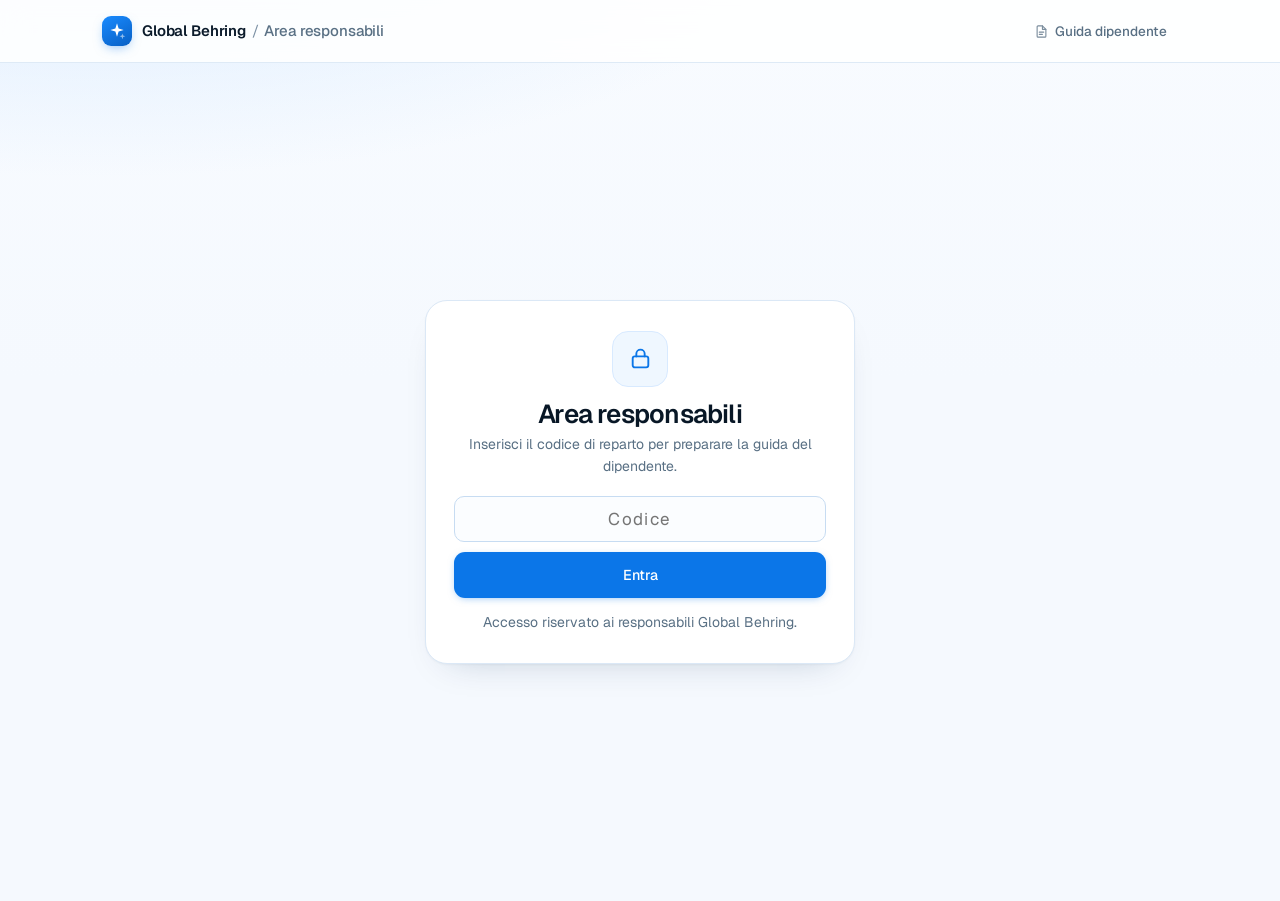
<file: modulo.html>
<!DOCTYPE html>
<html lang="it">
<head>
<meta charset="utf-8">
<meta name="viewport" content="width=device-width, initial-scale=1, viewport-fit=cover">
<meta name="theme-color" content="#0b76e8">
<title>Global Behring · Area responsabili</title>
<meta name="description" content="Area riservata ai responsabili: carica il vocale, l'AI prepara la guida del dipendente.">
<link rel="preconnect" href="https://fonts.googleapis.com">
<link rel="preconnect" href="https://fonts.gstatic.com" crossorigin>
<link href="https://fonts.googleapis.com/css2?family=Geist:wght@400;500;600;700&family=Geist+Mono:wght@400;500&display=swap" rel="stylesheet">
<link rel="stylesheet" href="modulo.css?v=4">
<link rel="stylesheet" href="admin.css?v=4">
</head>
<body>
<a class="skip" href="#app">Vai all'area responsabili</a>

<svg width="0" height="0" style="position:absolute" aria-hidden="true" focusable="false"><defs>
<symbol id="i-play" viewBox="0 0 24 24"><path d="M8 5.4v13.2L19 12z" fill="currentColor"/></symbol>
<symbol id="i-pause" viewBox="0 0 24 24"><path d="M7.5 5h3.2v14H7.5zM13.3 5h3.2v14h-3.2z" fill="currentColor"/></symbol>
<symbol id="i-mic" viewBox="0 0 24 24" fill="none" stroke="currentColor" stroke-width="1.8" stroke-linecap="round" stroke-linejoin="round"><rect x="9" y="3" width="6" height="11" rx="3"/><path d="M5.5 11a6.5 6.5 0 0 0 13 0M12 17.5V21M9 21h6"/></symbol>
<symbol id="i-trash" viewBox="0 0 24 24" fill="none" stroke="currentColor" stroke-width="1.8" stroke-linecap="round" stroke-linejoin="round"><path d="M4 7h16M9 7V4.8h6V7M6.5 7l.8 13h9.4l.8-13M10 11v5M14 11v5"/></symbol>
<symbol id="i-x" viewBox="0 0 24 24" fill="none" stroke="currentColor" stroke-width="2" stroke-linecap="round"><path d="M6 6l12 12M18 6L6 18"/></symbol>
<symbol id="i-check" viewBox="0 0 24 24" fill="none" stroke="currentColor" stroke-width="2" stroke-linecap="round" stroke-linejoin="round"><path d="M4.5 12.5l5 5 10-11"/></symbol>
<symbol id="i-spark" viewBox="0 0 24 24" fill="currentColor"><path d="M12 1.8l2.15 6.7 6.7 2.15-6.7 2.15L12 19.5l-2.15-6.7L3.15 10.65l6.7-2.15L12 1.8z"/><path d="M19.2 15.3l.95 2.85 2.85.95-2.85.95-.95 2.85-.95-2.85-2.85-.95 2.85-.95.95-2.85z" opacity=".55"/></symbol>
<symbol id="i-link" viewBox="0 0 24 24" fill="none" stroke="currentColor" stroke-width="1.8" stroke-linecap="round" stroke-linejoin="round"><path d="M10 13.5a4 4 0 0 0 5.7 0l2.8-2.8a4 4 0 1 0-5.7-5.7l-1.5 1.5"/><path d="M14 10.5a4 4 0 0 0-5.7 0l-2.8 2.8a4 4 0 1 0 5.7 5.7l1.5-1.5"/></symbol>
<symbol id="i-download" viewBox="0 0 24 24" fill="none" stroke="currentColor" stroke-width="1.8" stroke-linecap="round" stroke-linejoin="round"><path d="M12 3v12M7.5 10.5L12 15l4.5-4.5M4 19.5h16"/></symbol>
<symbol id="i-wa" viewBox="0 0 24 24" fill="none" stroke="currentColor" stroke-width="1.8" stroke-linecap="round" stroke-linejoin="round"><path d="M20.5 11.6a8.4 8.4 0 0 1-12.4 7.4L3.5 20.5l1.5-4.5a8.4 8.4 0 1 1 15.5-4.4z"/><path d="M8.8 8.3c.3-.5.7-.4 1 0l.9 1.4c.2.3.1.5-.1.8l-.5.6c.5 1.2 1.4 2.1 2.6 2.6l.6-.5c.3-.2.5-.3.8-.1l1.4.9c.4.3.5.7 0 1-1.2.8-2.6.6-4.2-.4-1.8-1.2-3-2.7-3.3-4.2-.2-1-.1-1.7.3-2.1z" fill="currentColor" stroke="none"/></symbol>
<symbol id="i-file" viewBox="0 0 24 24" fill="none" stroke="currentColor" stroke-width="1.8" stroke-linecap="round" stroke-linejoin="round"><path d="M13.5 3H6.5A1.5 1.5 0 0 0 5 4.5v15A1.5 1.5 0 0 0 6.5 21h11a1.5 1.5 0 0 0 1.5-1.5V8.5z"/><path d="M13.5 3v5.5H19M8.5 13h7M8.5 16.5h5"/></symbol>
<symbol id="i-lock" viewBox="0 0 24 24" fill="none" stroke="currentColor" stroke-width="1.8" stroke-linecap="round" stroke-linejoin="round"><rect x="4.5" y="10" width="15" height="10.5" rx="2"/><path d="M8 10V7.5a4 4 0 0 1 8 0V10"/></symbol>
<symbol id="i-clock" viewBox="0 0 24 24" fill="none" stroke="currentColor" stroke-width="1.8" stroke-linecap="round" stroke-linejoin="round"><circle cx="12" cy="12" r="8.5"/><path d="M12 7.5V12l3 2"/></symbol>
<symbol id="i-arrow" viewBox="0 0 24 24" fill="none" stroke="currentColor" stroke-width="1.9" stroke-linecap="round" stroke-linejoin="round"><path d="M4 12h15M13 5.5l6.5 6.5L13 18.5"/></symbol>
<symbol id="i-plus" viewBox="0 0 24 24" fill="none" stroke="currentColor" stroke-width="2" stroke-linecap="round"><path d="M12 5v14M5 12h14"/></symbol>
<symbol id="i-refresh" viewBox="0 0 24 24" fill="none" stroke="currentColor" stroke-width="1.8" stroke-linecap="round" stroke-linejoin="round"><path d="M20 11.5A8 8 0 1 0 18 17"/><path d="M20 5.5v6h-6"/></symbol>
<symbol id="i-wave" viewBox="0 0 24 24" fill="none" stroke="currentColor" stroke-width="1.9" stroke-linecap="round"><path d="M4 10v4M8 6.5v11M12 4v16M16 7.5v9M20 10v4"/></symbol>
<symbol id="i-chevron" viewBox="0 0 24 24" fill="none" stroke="currentColor" stroke-width="2" stroke-linecap="round" stroke-linejoin="round"><path d="M9 5.5l6.5 6.5L9 18.5"/></symbol>
<symbol id="i-copy" viewBox="0 0 24 24" fill="none" stroke="currentColor" stroke-width="1.8" stroke-linecap="round" stroke-linejoin="round"><rect x="9" y="9" width="11" height="11" rx="2"/><path d="M15 9V5.5A1.5 1.5 0 0 0 13.5 4H5.5A1.5 1.5 0 0 0 4 5.5v8A1.5 1.5 0 0 0 5.5 15H9"/></symbol>
<symbol id="i-eye" viewBox="0 0 24 24" fill="none" stroke="currentColor" stroke-width="1.8" stroke-linecap="round" stroke-linejoin="round"><path d="M2.5 12S5.8 5.8 12 5.8 21.5 12 21.5 12 18.2 18.2 12 18.2 2.5 12 2.5 12z"/><circle cx="12" cy="12" r="3"/></symbol>
<symbol id="i-upload" viewBox="0 0 24 24" fill="none" stroke="currentColor" stroke-width="1.8" stroke-linecap="round" stroke-linejoin="round"><path d="M12 16V4M7.5 8.5L12 4l4.5 4.5M4 20h16"/></symbol>
<symbol id="i-warn" viewBox="0 0 24 24" fill="none" stroke="currentColor" stroke-width="1.8" stroke-linecap="round" stroke-linejoin="round"><path d="M12 3l9 16H3L12 3z"/><path d="M12 9v4M12 16.5v.5"/></symbol>
<symbol id="i-folder" viewBox="0 0 24 24" fill="none" stroke="currentColor" stroke-width="1.8" stroke-linecap="round" stroke-linejoin="round"><path d="M3.5 6.5A1.5 1.5 0 0 1 5 5h4l2 2.5h8a1.5 1.5 0 0 1 1.5 1.5v9A1.5 1.5 0 0 1 19 19.5H5A1.5 1.5 0 0 1 3.5 18z"/></symbol>
</defs></svg>

<header class="topbar">
  <div class="wrap topbar-in">
    <a class="brand" href="index.html?v=4" aria-label="Global Behring — Guida operativa">
      <span class="logo" aria-hidden="true"><svg><use href="#i-spark"/></svg></span>
      <span>Global Behring <span class="brand-sep">/</span> <span class="brand-sub">Area responsabili</span></span>
    </a>
    <div class="top-actions">
      <a class="navlink" href="index.html?v=4" aria-label="Guida dipendente" title="Guida dipendente"><svg><use href="#i-file"/></svg><span class="lbl">Guida dipendente</span></a>
      <button class="navlink" id="logoutBtn" type="button" aria-label="Esci" title="Esci" hidden><svg><use href="#i-arrow"/></svg><span class="lbl">Esci</span></button>
    </div>
  </div>
</header>

<main class="wrap">
  <section class="gate" id="gate">
    <form class="gate-card" id="gateForm">
      <span class="gate-ic"><svg><use href="#i-lock"/></svg></span>
      <h1>Area responsabili</h1>
      <p>Inserisci il codice di reparto per preparare la guida del dipendente.</p>
      <p class="gate-err" id="gateErr">Codice non corretto. Riprova.</p>
      <input class="input" id="gateCode" type="password" placeholder="Codice" autocomplete="current-password" aria-label="Codice area responsabili">
      <button class="btn" type="submit">Entra</button>
      <p class="gate-note">Accesso riservato ai responsabili Global Behring.</p>
    </form>
  </section>

  <div id="app" hidden>
    <section class="hero admin-hero">
      <div>
        <span class="kicker"><span class="dot"></span>Responsabili · preparazione guida</span>
        <h1>Dal vocale<br><em>alla guida.</em></h1>
        <p class="lede">Carica il vocale del capitolato: l'AI lo trascrive, divide le informazioni per giorni e regolamenti e prepara la guida che vede il dipendente.</p>
        <ul class="steps">
          <li><b>1</b> Carica il vocale</li>
          <li><b>2</b> L'AI divide</li>
          <li><b>3</b> Invia la guida</li>
        </ul>
        <div class="trust"><svg><use href="#i-lock"/></svg>L'audio resta sul dispositivo. Nessun caricamento online.</div>
      </div>

      <div class="upload" id="drop">
        <div id="upEmpty">
          <div class="bubble" aria-hidden="true">
            <span class="play"><svg><use href="#i-play"/></svg></span>
            <span class="bars" id="mockBars"></span>
            <span class="time">18:33</span>
          </div>
          <h2>Carica il vocale</h2>
          <p class="up-hint">Trascinalo qui, oppure <button class="link" id="pickBtn" type="button">scegli un file</button>.</p>
          <div class="up-row">
            <button class="btn" id="pickBtn2" type="button"><svg><use href="#i-upload"/></svg> Scegli il vocale</button>
            <span class="up-formats">MP3 · OGG · M4A · WAV</span>
          </div>
          <div class="up-note"><svg><use href="#i-lock"/></svg>Fino a 30 minuti. L'audio non viene caricato online.</div>
          <div class="up-note" style="margin-top:8px"><svg><use href="#i-file"/></svg>Hai già il testo? <button class="link" id="pasteBtn" type="button" style="margin-left:3px">Incolla la trascrizione</button></div>
        </div>

        <div id="upFilled" hidden>
          <div class="vb-head">
            <span class="vb-ic"><svg><use href="#i-wave"/></svg></span>
            <div class="vb-meta"><span class="vb-name" id="vbName">—</span><span class="vb-sub" id="vbSub">—</span></div>
            <button class="vb-remove" id="vbRemove" type="button">Rimuovi</button>
          </div>
          <audio id="audio" controls preload="metadata"></audio>
          <div class="ai-line">
            <button class="btn" id="aiBtn" type="button"><svg><use href="#i-spark"/></svg> Elabora con AI</button>
            <span class="ai-note" id="aiNote">La prima volta scarica il modello (≈75 MB). Poi resta in cache.</span>
          </div>
          <div class="warnbox hide" id="longWarn"><svg><use href="#i-warn"/></svg><span>Vocale lungo: la trascrizione richiede circa un minuto per minuto di audio. Tieni la pagina aperta.</span></div>
          <div class="prog" id="prog" hidden>
            <div class="prog-bar"><i id="progFill"></i></div>
            <div class="prog-t"><span id="progText">Preparo…</span><span class="pct" id="progPct">0%</span></div>
          </div>
        </div>

        <input type="file" id="voiceFile" accept="audio/*,.opus,.ogg,.oga,.m4a,.mp3,.wav,.aac,.amr" hidden>
      </div>
    </section>

    <div class="fields" style="margin:18px 0 0">
      <div class="field"><label for="metaSite">Sito / servizio</label><input class="input" id="metaSite" type="text" placeholder="Via dell'Industria 11, Castelli Calepio"></div>
      <div class="field"><label for="metaRef">Referente</label><input class="input" id="metaRef" type="text" placeholder="Laura San Pellegrino"></div>
      <div class="field"><label for="metaOwner">Cooperativa</label><input class="input" id="metaOwner" type="text" value="Global Behring"></div>
    </div>

    <div class="summary" id="summary">
      <span class="s-ic"><svg><use href="#i-spark"/></svg></span>
      <div class="s-txt"><b id="sumTitle">Guida pronta</b><span id="sumSub">—</span></div>
      <div class="s-actions">
        <button class="btn sm" id="shareBtn" type="button"><svg><use href="#i-link"/></svg> Link per il dipendente</button>
        <button class="btn sm ghost" id="previewBtn" type="button"><svg><use href="#i-eye"/></svg> Anteprima</button>
      </div>
    </div>

    <section class="result" id="result">
      <div class="result-card">
        <div class="result-head">
          <div>
            <h2>Guida del dipendente</h2>
            <p id="resultSub">—</p>
          </div>
          <div class="result-actions">
            <button class="btn" id="openGuide" type="button"><svg><use href="#i-eye"/></svg> Apri anteprima</button>
            <button class="btn ghost" id="copyLink" type="button"><svg><use href="#i-link"/></svg> Link corto</button>
            <button class="btn ghost" id="waLink" type="button"><svg><use href="#i-wa"/></svg> WhatsApp</button>
          </div>
        </div>
        <div class="stats" id="stats"></div>
        <div class="plan-preview" id="preview"></div>
        <div class="result-foot">
          <button class="btn ghost sm" id="downloadPlan" type="button"><svg><use href="#i-download"/></svg> Scarica piano (.json)</button>
          <button class="btn ghost sm" id="newVoice" type="button"><svg><use href="#i-refresh"/></svg> Nuovo vocale</button>
        </div>
        <p class="result-note">Il link contiene il piano (giorni, compiti e regolamenti), non l'audio. Il dipendente lo apre sul telefono, spunta il lavoro e consegna il rapporto.</p>
      </div>
    </section>

    <details class="transcript" id="trDetails" hidden>
      <summary><svg><use href="#i-chevron"/></svg> Trascrizione completa <span id="trCount" style="color:var(--muted-2);font-weight:400"></span></summary>
      <div class="tr-body" id="trBody"></div>
      <button class="btn ghost sm" id="editTr" type="button" style="margin-top:10px"><svg><use href="#i-file"/></svg> Modifica il testo</button>
    </details>

    <footer class="foot">
      <span>Global Behring · area responsabili</span>
      <span><a href="index.html?v=4">Guida dipendente</a> · archivio locale</span>
    </footer>
  </div>
</main>

<dialog id="shareDlg">
  <div class="dlg">
    <div class="dlg-head">
      <span class="dlg-ic"><svg><use href="#i-link"/></svg></span>
      <div><h3>Link per il dipendente</h3><p>Aprilo sul telefono del dipendente: vede la guida con i compiti e i regolamenti del vocale.</p></div>
      <button class="dlg-x" type="button" data-close><svg><use href="#i-x"/></svg></button>
    </div>
    <div class="dlg-body">
      <div class="copybox"><textarea id="shareUrl" readonly></textarea><button class="btn ghost sm" id="copyBtn2" type="button" style="height:auto"><svg><use href="#i-copy"/></svg> Copia</button></div>
      <p class="linklen" id="linkLen">—</p>
      <p class="mut">Il link corto passa dal servizio is.gd: il piano è codificato nel link. Se il servizio non risponde, resta il link completo.</p>
    </div>
    <div class="dlg-foot">
      <button class="btn ghost" id="sharePreview" type="button"><svg><use href="#i-eye"/></svg> Apri anteprima</button>
      <button class="btn" id="shareWa" type="button"><svg><use href="#i-wa"/></svg> WhatsApp</button>
    </div>
  </div>
</dialog>

<dialog id="pasteDlg">
  <div class="dlg">
    <div class="dlg-head">
      <span class="dlg-ic"><svg><use href="#i-file"/></svg></span>
      <div><h3>Incolla la trascrizione</h3><p>Se non vuoi usare l'AI, incolla qui il testo del vocale: lo divido negli stessi argomenti.</p></div>
      <button class="dlg-x" type="button" data-close><svg><use href="#i-x"/></svg></button>
    </div>
    <div class="dlg-body"><textarea id="pasteText" class="ta" style="margin:0;min-height:190px" placeholder="Incolla qui il testo del vocale…"></textarea></div>
    <div class="dlg-foot">
      <button class="btn ghost" type="button" data-close>Annulla</button>
      <button class="btn" id="pasteOk" type="button"><svg><use href="#i-spark"/></svg> Elabora il testo</button>
    </div>
  </div>
</dialog>

<dialog id="editDlg">
  <div class="dlg">
    <div class="dlg-head">
      <span class="dlg-ic"><svg><use href="#i-file"/></svg></span>
      <div><h3>Correggi la trascrizione</h3><p>Sistema nomi e parole storte: la guida si rifà subito con il testo corretto.</p></div>
      <button class="dlg-x" type="button" data-close><svg><use href="#i-x"/></svg></button>
    </div>
    <div class="dlg-body"><textarea id="editText" class="ta" style="margin:0;min-height:220px"></textarea></div>
    <div class="dlg-foot">
      <button class="btn ghost" type="button" data-close>Annulla</button>
      <button class="btn" id="editOk" type="button"><svg><use href="#i-spark"/></svg> Rifai la guida</button>
    </div>
  </div>
</dialog>

<div id="toasts" aria-live="polite"></div>

<script src="lz.js?v=4"></script>
<script src="admin.js?v=4"></script>
</body>
</html>
</file>
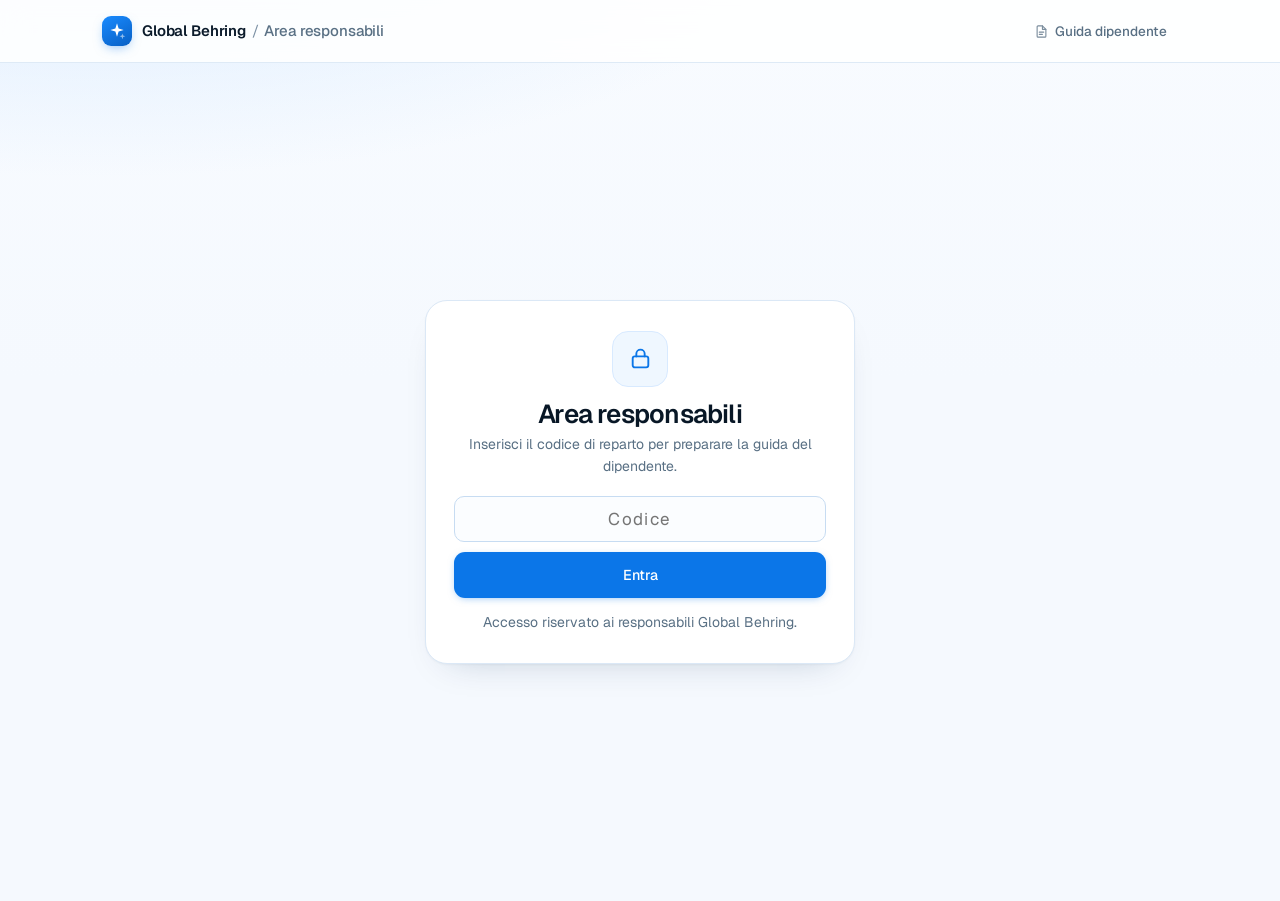
<file: modulo4.html>
<!DOCTYPE html>
<html lang="it">
<head>
<meta charset="utf-8">
<meta name="viewport" content="width=device-width, initial-scale=1, viewport-fit=cover">
<meta name="theme-color" content="#0b76e8">
<title>Global Behring · Area responsabili</title>
<meta name="description" content="Area riservata ai responsabili: carica il vocale, l'AI prepara la guida del dipendente.">
<link rel="preconnect" href="https://fonts.googleapis.com">
<link rel="preconnect" href="https://fonts.gstatic.com" crossorigin>
<link href="https://fonts.googleapis.com/css2?family=Geist:wght@400;500;600;700&family=Geist+Mono:wght@400;500&display=swap" rel="stylesheet">
<link rel="stylesheet" href="modulo.css?v=4">
<link rel="stylesheet" href="admin.css?v=4">
</head>
<body>
<a class="skip" href="#app">Vai all'area responsabili</a>

<svg width="0" height="0" style="position:absolute" aria-hidden="true" focusable="false"><defs>
<symbol id="i-play" viewBox="0 0 24 24"><path d="M8 5.4v13.2L19 12z" fill="currentColor"/></symbol>
<symbol id="i-pause" viewBox="0 0 24 24"><path d="M7.5 5h3.2v14H7.5zM13.3 5h3.2v14h-3.2z" fill="currentColor"/></symbol>
<symbol id="i-mic" viewBox="0 0 24 24" fill="none" stroke="currentColor" stroke-width="1.8" stroke-linecap="round" stroke-linejoin="round"><rect x="9" y="3" width="6" height="11" rx="3"/><path d="M5.5 11a6.5 6.5 0 0 0 13 0M12 17.5V21M9 21h6"/></symbol>
<symbol id="i-trash" viewBox="0 0 24 24" fill="none" stroke="currentColor" stroke-width="1.8" stroke-linecap="round" stroke-linejoin="round"><path d="M4 7h16M9 7V4.8h6V7M6.5 7l.8 13h9.4l.8-13M10 11v5M14 11v5"/></symbol>
<symbol id="i-x" viewBox="0 0 24 24" fill="none" stroke="currentColor" stroke-width="2" stroke-linecap="round"><path d="M6 6l12 12M18 6L6 18"/></symbol>
<symbol id="i-check" viewBox="0 0 24 24" fill="none" stroke="currentColor" stroke-width="2" stroke-linecap="round" stroke-linejoin="round"><path d="M4.5 12.5l5 5 10-11"/></symbol>
<symbol id="i-spark" viewBox="0 0 24 24" fill="currentColor"><path d="M12 1.8l2.15 6.7 6.7 2.15-6.7 2.15L12 19.5l-2.15-6.7L3.15 10.65l6.7-2.15L12 1.8z"/><path d="M19.2 15.3l.95 2.85 2.85.95-2.85.95-.95 2.85-.95-2.85-2.85-.95 2.85-.95.95-2.85z" opacity=".55"/></symbol>
<symbol id="i-link" viewBox="0 0 24 24" fill="none" stroke="currentColor" stroke-width="1.8" stroke-linecap="round" stroke-linejoin="round"><path d="M10 13.5a4 4 0 0 0 5.7 0l2.8-2.8a4 4 0 1 0-5.7-5.7l-1.5 1.5"/><path d="M14 10.5a4 4 0 0 0-5.7 0l-2.8 2.8a4 4 0 1 0 5.7 5.7l1.5-1.5"/></symbol>
<symbol id="i-download" viewBox="0 0 24 24" fill="none" stroke="currentColor" stroke-width="1.8" stroke-linecap="round" stroke-linejoin="round"><path d="M12 3v12M7.5 10.5L12 15l4.5-4.5M4 19.5h16"/></symbol>
<symbol id="i-wa" viewBox="0 0 24 24" fill="none" stroke="currentColor" stroke-width="1.8" stroke-linecap="round" stroke-linejoin="round"><path d="M20.5 11.6a8.4 8.4 0 0 1-12.4 7.4L3.5 20.5l1.5-4.5a8.4 8.4 0 1 1 15.5-4.4z"/><path d="M8.8 8.3c.3-.5.7-.4 1 0l.9 1.4c.2.3.1.5-.1.8l-.5.6c.5 1.2 1.4 2.1 2.6 2.6l.6-.5c.3-.2.5-.3.8-.1l1.4.9c.4.3.5.7 0 1-1.2.8-2.6.6-4.2-.4-1.8-1.2-3-2.7-3.3-4.2-.2-1-.1-1.7.3-2.1z" fill="currentColor" stroke="none"/></symbol>
<symbol id="i-file" viewBox="0 0 24 24" fill="none" stroke="currentColor" stroke-width="1.8" stroke-linecap="round" stroke-linejoin="round"><path d="M13.5 3H6.5A1.5 1.5 0 0 0 5 4.5v15A1.5 1.5 0 0 0 6.5 21h11a1.5 1.5 0 0 0 1.5-1.5V8.5z"/><path d="M13.5 3v5.5H19M8.5 13h7M8.5 16.5h5"/></symbol>
<symbol id="i-lock" viewBox="0 0 24 24" fill="none" stroke="currentColor" stroke-width="1.8" stroke-linecap="round" stroke-linejoin="round"><rect x="4.5" y="10" width="15" height="10.5" rx="2"/><path d="M8 10V7.5a4 4 0 0 1 8 0V10"/></symbol>
<symbol id="i-clock" viewBox="0 0 24 24" fill="none" stroke="currentColor" stroke-width="1.8" stroke-linecap="round" stroke-linejoin="round"><circle cx="12" cy="12" r="8.5"/><path d="M12 7.5V12l3 2"/></symbol>
<symbol id="i-arrow" viewBox="0 0 24 24" fill="none" stroke="currentColor" stroke-width="1.9" stroke-linecap="round" stroke-linejoin="round"><path d="M4 12h15M13 5.5l6.5 6.5L13 18.5"/></symbol>
<symbol id="i-plus" viewBox="0 0 24 24" fill="none" stroke="currentColor" stroke-width="2" stroke-linecap="round"><path d="M12 5v14M5 12h14"/></symbol>
<symbol id="i-refresh" viewBox="0 0 24 24" fill="none" stroke="currentColor" stroke-width="1.8" stroke-linecap="round" stroke-linejoin="round"><path d="M20 11.5A8 8 0 1 0 18 17"/><path d="M20 5.5v6h-6"/></symbol>
<symbol id="i-wave" viewBox="0 0 24 24" fill="none" stroke="currentColor" stroke-width="1.9" stroke-linecap="round"><path d="M4 10v4M8 6.5v11M12 4v16M16 7.5v9M20 10v4"/></symbol>
<symbol id="i-chevron" viewBox="0 0 24 24" fill="none" stroke="currentColor" stroke-width="2" stroke-linecap="round" stroke-linejoin="round"><path d="M9 5.5l6.5 6.5L9 18.5"/></symbol>
<symbol id="i-copy" viewBox="0 0 24 24" fill="none" stroke="currentColor" stroke-width="1.8" stroke-linecap="round" stroke-linejoin="round"><rect x="9" y="9" width="11" height="11" rx="2"/><path d="M15 9V5.5A1.5 1.5 0 0 0 13.5 4H5.5A1.5 1.5 0 0 0 4 5.5v8A1.5 1.5 0 0 0 5.5 15H9"/></symbol>
<symbol id="i-eye" viewBox="0 0 24 24" fill="none" stroke="currentColor" stroke-width="1.8" stroke-linecap="round" stroke-linejoin="round"><path d="M2.5 12S5.8 5.8 12 5.8 21.5 12 21.5 12 18.2 18.2 12 18.2 2.5 12 2.5 12z"/><circle cx="12" cy="12" r="3"/></symbol>
<symbol id="i-upload" viewBox="0 0 24 24" fill="none" stroke="currentColor" stroke-width="1.8" stroke-linecap="round" stroke-linejoin="round"><path d="M12 16V4M7.5 8.5L12 4l4.5 4.5M4 20h16"/></symbol>
<symbol id="i-warn" viewBox="0 0 24 24" fill="none" stroke="currentColor" stroke-width="1.8" stroke-linecap="round" stroke-linejoin="round"><path d="M12 3l9 16H3L12 3z"/><path d="M12 9v4M12 16.5v.5"/></symbol>
<symbol id="i-folder" viewBox="0 0 24 24" fill="none" stroke="currentColor" stroke-width="1.8" stroke-linecap="round" stroke-linejoin="round"><path d="M3.5 6.5A1.5 1.5 0 0 1 5 5h4l2 2.5h8a1.5 1.5 0 0 1 1.5 1.5v9A1.5 1.5 0 0 1 19 19.5H5A1.5 1.5 0 0 1 3.5 18z"/></symbol>
</defs></svg>

<header class="topbar">
  <div class="wrap topbar-in">
    <a class="brand" href="index.html?v=4" aria-label="Global Behring — Guida operativa">
      <span class="logo" aria-hidden="true"><svg><use href="#i-spark"/></svg></span>
      <span>Global Behring <span class="brand-sep">/</span> <span class="brand-sub">Area responsabili</span></span>
    </a>
    <div class="top-actions">
      <a class="navlink" href="index.html?v=4" aria-label="Guida dipendente" title="Guida dipendente"><svg><use href="#i-file"/></svg><span class="lbl">Guida dipendente</span></a>
      <button class="navlink" id="logoutBtn" type="button" aria-label="Esci" title="Esci" hidden><svg><use href="#i-arrow"/></svg><span class="lbl">Esci</span></button>
    </div>
  </div>
</header>

<main class="wrap">
  <section class="gate" id="gate">
    <form class="gate-card" id="gateForm">
      <span class="gate-ic"><svg><use href="#i-lock"/></svg></span>
      <h1>Area responsabili</h1>
      <p>Inserisci il codice di reparto per preparare la guida del dipendente.</p>
      <p class="gate-err" id="gateErr">Codice non corretto. Riprova.</p>
      <input class="input" id="gateCode" type="password" placeholder="Codice" autocomplete="current-password" aria-label="Codice area responsabili">
      <button class="btn" type="submit">Entra</button>
      <p class="gate-note">Accesso riservato ai responsabili Global Behring.</p>
    </form>
  </section>

  <div id="app" hidden>
    <section class="hero admin-hero">
      <div>
        <span class="kicker"><span class="dot"></span>Responsabili · preparazione guida</span>
        <h1>Dal vocale<br><em>alla guida.</em></h1>
        <p class="lede">Carica il vocale del capitolato: l'AI lo trascrive, divide le informazioni per giorni e regolamenti e prepara la guida che vede il dipendente.</p>
        <ul class="steps">
          <li><b>1</b> Carica il vocale</li>
          <li><b>2</b> L'AI divide</li>
          <li><b>3</b> Invia la guida</li>
        </ul>
        <div class="trust"><svg><use href="#i-lock"/></svg>L'audio resta sul dispositivo. Nessun caricamento online.</div>
      </div>

      <div class="upload" id="drop">
        <div id="upEmpty">
          <div class="bubble" aria-hidden="true">
            <span class="play"><svg><use href="#i-play"/></svg></span>
            <span class="bars" id="mockBars"></span>
            <span class="time">18:33</span>
          </div>
          <h2>Carica il vocale</h2>
          <p class="up-hint">Trascinalo qui, oppure <button class="link" id="pickBtn" type="button">scegli un file</button>.</p>
          <div class="up-row">
            <button class="btn" id="pickBtn2" type="button"><svg><use href="#i-upload"/></svg> Scegli il vocale</button>
            <span class="up-formats">MP3 · OGG · M4A · WAV</span>
          </div>
          <div class="up-note"><svg><use href="#i-lock"/></svg>Fino a 30 minuti. L'audio non viene caricato online.</div>
          <div class="up-note" style="margin-top:8px"><svg><use href="#i-file"/></svg>Hai già il testo? <button class="link" id="pasteBtn" type="button" style="margin-left:3px">Incolla la trascrizione</button></div>
        </div>

        <div id="upFilled" hidden>
          <div class="vb-head">
            <span class="vb-ic"><svg><use href="#i-wave"/></svg></span>
            <div class="vb-meta"><span class="vb-name" id="vbName">—</span><span class="vb-sub" id="vbSub">—</span></div>
            <button class="vb-remove" id="vbRemove" type="button">Rimuovi</button>
          </div>
          <audio id="audio" controls preload="metadata"></audio>
          <div class="ai-line">
            <button class="btn" id="aiBtn" type="button"><svg><use href="#i-spark"/></svg> Elabora con AI</button>
            <span class="ai-note" id="aiNote">La prima volta scarica il modello (≈75 MB). Poi resta in cache.</span>
          </div>
          <div class="warnbox hide" id="longWarn"><svg><use href="#i-warn"/></svg><span>Vocale lungo: la trascrizione richiede circa un minuto per minuto di audio. Tieni la pagina aperta.</span></div>
          <div class="prog" id="prog" hidden>
            <div class="prog-bar"><i id="progFill"></i></div>
            <div class="prog-t"><span id="progText">Preparo…</span><span class="pct" id="progPct">0%</span></div>
          </div>
        </div>

        <input type="file" id="voiceFile" accept="audio/*,.opus,.ogg,.oga,.m4a,.mp3,.wav,.aac,.amr" hidden>
      </div>
    </section>

    <div class="fields" style="margin:18px 0 0">
      <div class="field"><label for="metaSite">Sito / servizio</label><input class="input" id="metaSite" type="text" placeholder="Via dell'Industria 11, Castelli Calepio"></div>
      <div class="field"><label for="metaRef">Referente</label><input class="input" id="metaRef" type="text" placeholder="Laura San Pellegrino"></div>
      <div class="field"><label for="metaOwner">Cooperativa</label><input class="input" id="metaOwner" type="text" value="Global Behring"></div>
    </div>

    <div class="summary" id="summary">
      <span class="s-ic"><svg><use href="#i-spark"/></svg></span>
      <div class="s-txt"><b id="sumTitle">Guida pronta</b><span id="sumSub">—</span></div>
      <div class="s-actions">
        <button class="btn sm" id="shareBtn" type="button"><svg><use href="#i-link"/></svg> Link per il dipendente</button>
        <button class="btn sm ghost" id="previewBtn" type="button"><svg><use href="#i-eye"/></svg> Anteprima</button>
      </div>
    </div>

    <section class="result" id="result">
      <div class="result-card">
        <div class="result-head">
          <div>
            <h2>Guida del dipendente</h2>
            <p id="resultSub">—</p>
          </div>
          <div class="result-actions">
            <button class="btn" id="openGuide" type="button"><svg><use href="#i-eye"/></svg> Apri anteprima</button>
            <button class="btn ghost" id="copyLink" type="button"><svg><use href="#i-link"/></svg> Link corto</button>
            <button class="btn ghost" id="waLink" type="button"><svg><use href="#i-wa"/></svg> WhatsApp</button>
          </div>
        </div>
        <div class="stats" id="stats"></div>
        <div class="plan-preview" id="preview"></div>
        <div class="result-foot">
          <button class="btn ghost sm" id="downloadPlan" type="button"><svg><use href="#i-download"/></svg> Scarica piano (.json)</button>
          <button class="btn ghost sm" id="newVoice" type="button"><svg><use href="#i-refresh"/></svg> Nuovo vocale</button>
        </div>
        <p class="result-note">Il link contiene il piano (giorni, compiti e regolamenti), non l'audio. Il dipendente lo apre sul telefono, spunta il lavoro e consegna il rapporto.</p>
      </div>
    </section>

    <details class="transcript" id="trDetails" hidden>
      <summary><svg><use href="#i-chevron"/></svg> Trascrizione completa <span id="trCount" style="color:var(--muted-2);font-weight:400"></span></summary>
      <div class="tr-body" id="trBody"></div>
      <button class="btn ghost sm" id="editTr" type="button" style="margin-top:10px"><svg><use href="#i-file"/></svg> Modifica il testo</button>
    </details>

    <footer class="foot">
      <span>Global Behring · area responsabili</span>
      <span><a href="index.html?v=4">Guida dipendente</a> · archivio locale</span>
    </footer>
  </div>
</main>

<dialog id="shareDlg">
  <div class="dlg">
    <div class="dlg-head">
      <span class="dlg-ic"><svg><use href="#i-link"/></svg></span>
      <div><h3>Link per il dipendente</h3><p>Aprilo sul telefono del dipendente: vede la guida con i compiti e i regolamenti del vocale.</p></div>
      <button class="dlg-x" type="button" data-close><svg><use href="#i-x"/></svg></button>
    </div>
    <div class="dlg-body">
      <div class="copybox"><textarea id="shareUrl" readonly></textarea><button class="btn ghost sm" id="copyBtn2" type="button" style="height:auto"><svg><use href="#i-copy"/></svg> Copia</button></div>
      <p class="linklen" id="linkLen">—</p>
      <p class="mut">Il link corto passa dal servizio is.gd: il piano è codificato nel link. Se il servizio non risponde, resta il link completo.</p>
    </div>
    <div class="dlg-foot">
      <button class="btn ghost" id="sharePreview" type="button"><svg><use href="#i-eye"/></svg> Apri anteprima</button>
      <button class="btn" id="shareWa" type="button"><svg><use href="#i-wa"/></svg> WhatsApp</button>
    </div>
  </div>
</dialog>

<dialog id="pasteDlg">
  <div class="dlg">
    <div class="dlg-head">
      <span class="dlg-ic"><svg><use href="#i-file"/></svg></span>
      <div><h3>Incolla la trascrizione</h3><p>Se non vuoi usare l'AI, incolla qui il testo del vocale: lo divido negli stessi argomenti.</p></div>
      <button class="dlg-x" type="button" data-close><svg><use href="#i-x"/></svg></button>
    </div>
    <div class="dlg-body"><textarea id="pasteText" class="ta" style="margin:0;min-height:190px" placeholder="Incolla qui il testo del vocale…"></textarea></div>
    <div class="dlg-foot">
      <button class="btn ghost" type="button" data-close>Annulla</button>
      <button class="btn" id="pasteOk" type="button"><svg><use href="#i-spark"/></svg> Elabora il testo</button>
    </div>
  </div>
</dialog>

<dialog id="editDlg">
  <div class="dlg">
    <div class="dlg-head">
      <span class="dlg-ic"><svg><use href="#i-file"/></svg></span>
      <div><h3>Correggi la trascrizione</h3><p>Sistema nomi e parole storte: la guida si rifà subito con il testo corretto.</p></div>
      <button class="dlg-x" type="button" data-close><svg><use href="#i-x"/></svg></button>
    </div>
    <div class="dlg-body"><textarea id="editText" class="ta" style="margin:0;min-height:220px"></textarea></div>
    <div class="dlg-foot">
      <button class="btn ghost" type="button" data-close>Annulla</button>
      <button class="btn" id="editOk" type="button"><svg><use href="#i-spark"/></svg> Rifai la guida</button>
    </div>
  </div>
</dialog>

<div id="toasts" aria-live="polite"></div>

<script src="lz.js?v=4"></script>
<script src="admin-v4.js?v=4"></script>
</body>
</html>
</file>
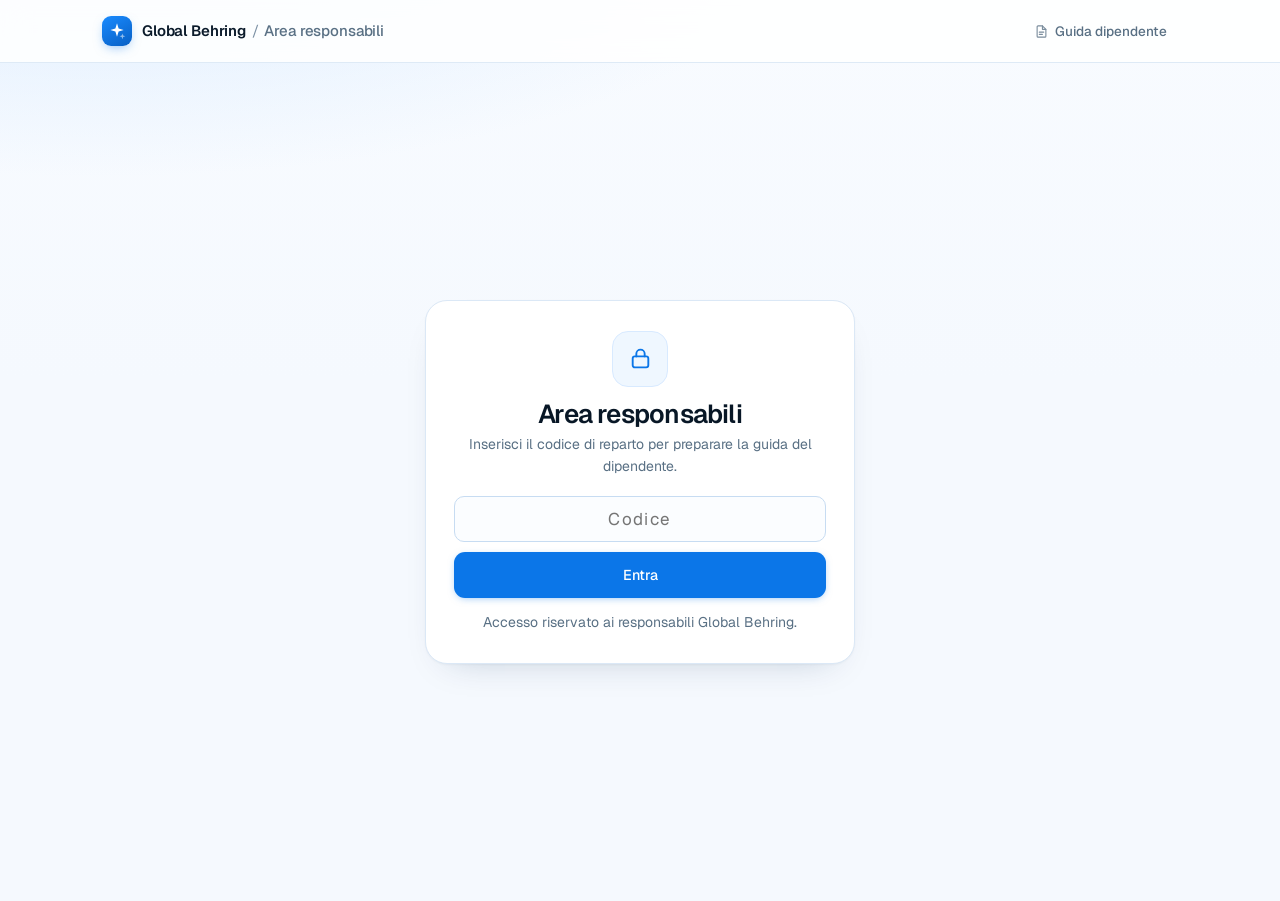
<file: modulo5.html>
<!DOCTYPE html>
<html lang="it">
<head>
<meta charset="utf-8">
<meta name="viewport" content="width=device-width, initial-scale=1, viewport-fit=cover">
<meta name="theme-color" content="#0b76e8">
<title>Global Behring · Area responsabili</title>
<meta name="description" content="Area riservata ai responsabili: carica il vocale, l'AI prepara la guida del dipendente.">
<link rel="preconnect" href="https://fonts.googleapis.com">
<link rel="preconnect" href="https://fonts.gstatic.com" crossorigin>
<link href="https://fonts.googleapis.com/css2?family=Geist:wght@400;500;600;700&family=Geist+Mono:wght@400;500&display=swap" rel="stylesheet">
<link rel="stylesheet" href="modulo.css?v=5">
<link rel="stylesheet" href="admin.css?v=5">
<style>
  .pgen{padding:12px;border:1px solid var(--border);border-radius:14px;background:var(--card)}
  .gprev-grid{display:grid;grid-template-columns:repeat(3,minmax(0,1fr));gap:10px}
  .gprev{background:var(--bg-soft);border:1px solid var(--border);border-radius:11px;padding:11px;min-width:0}
  .gprev-head{display:flex;align-items:center;justify-content:space-between;gap:8px;margin-bottom:6px}
  .gprev h4{margin:0;font-size:12.5px}
  .gprev ul{margin:0;padding-left:16px}
  .gprev li{font-size:11.5px;line-height:1.45;margin-bottom:5px;overflow-wrap:anywhere}
  .gtable{width:100%;border-collapse:collapse;font-size:11px}
  .gtable th,.gtable td{text-align:left;padding:4px 3px;border-bottom:1px solid var(--border)}
  .gtable th{color:var(--muted);font-weight:500}
  .pedit{border:1px solid var(--border);background:var(--card);color:var(--accent);border-radius:7px;font-size:10.5px;padding:3px 7px;cursor:pointer;white-space:nowrap;font:inherit}
  .pedit:hover{border-color:var(--accent)}
  .padd{margin-left:auto}
  .pgroup-head{flex-wrap:wrap}
  .pt-actions{display:flex;align-items:center;gap:6px;flex-wrap:wrap}
  .pt-desc{font-size:12px;color:var(--muted);line-height:1.5;margin:4px 0 6px;overflow-wrap:anywhere}
  .pt-photos{display:flex;gap:5px;margin:6px 0;flex-wrap:wrap;align-items:center}
  .pt-photos img{width:58px;height:44px;object-fit:cover;border-radius:6px;border:1px solid var(--border)}
  .pt-photos span{font-size:10px;color:var(--muted)}
  .pt-media{font-size:10.5px;color:var(--muted);margin-top:4px}
  .rprev-head{display:flex;align-items:center;justify-content:space-between;gap:8px}
  .rprev-head h4{margin:0 0 6px}
  #taskDlg,#groupDlg{max-width:min(760px,calc(100vw - 24px))}
  .editor-grid{display:grid;grid-template-columns:1fr 1fr;gap:9px}
  .editor-grid .fld{margin-top:8px}
  .edit-status{font-size:11.5px;color:var(--muted);margin:9px 0 0;min-height:15px}
  .edit-status.err{color:var(--red)}
  .phitem{display:flex;align-items:center;gap:8px;margin-top:7px}
  .phitem img{width:72px;height:54px;object-fit:cover;border-radius:7px;border:1px solid var(--border);flex:none}
  .phitem .phcap{flex:1;min-width:0;height:32px;border:1px solid var(--border);border-radius:7px;background:var(--card);padding:0 8px;font:inherit;font-size:11.5px}
  .phitem .phdel,.auitem .audel{border:1px solid var(--border);background:var(--card);border-radius:7px;width:28px;height:28px;color:var(--muted);cursor:pointer;flex:none}
  .auitem{display:flex;align-items:center;gap:8px;margin-top:7px}
  .auitem audio{flex:1;height:32px;min-width:0}
  #tdPhotos,#tdAudio,#gdPhotos,#gdAudio{font-size:11.5px;max-width:100%}
  .fld{display:block;font-size:11px;letter-spacing:.04em;text-transform:uppercase;font-weight:600;color:var(--muted);margin:12px 0 5px}
  .fld-input{width:100%;height:38px;border:1px solid var(--border);border-radius:8px;background:var(--card);color:var(--fg);padding:0 10px;font:inherit;font-size:13px}
  #tdMin{max-width:120px}
  @media(max-width:700px){.gprev-grid{grid-template-columns:1fr}.editor-grid{grid-template-columns:1fr}}
</style>
</head>
<body>
<a class="skip" href="#app">Vai all'area responsabili</a>

<svg width="0" height="0" style="position:absolute" aria-hidden="true" focusable="false"><defs>
<symbol id="i-play" viewBox="0 0 24 24"><path d="M8 5.4v13.2L19 12z" fill="currentColor"/></symbol>
<symbol id="i-pause" viewBox="0 0 24 24"><path d="M7.5 5h3.2v14H7.5zM13.3 5h3.2v14h-3.2z" fill="currentColor"/></symbol>
<symbol id="i-mic" viewBox="0 0 24 24" fill="none" stroke="currentColor" stroke-width="1.8" stroke-linecap="round" stroke-linejoin="round"><rect x="9" y="3" width="6" height="11" rx="3"/><path d="M5.5 11a6.5 6.5 0 0 0 13 0M12 17.5V21M9 21h6"/></symbol>
<symbol id="i-trash" viewBox="0 0 24 24" fill="none" stroke="currentColor" stroke-width="1.8" stroke-linecap="round" stroke-linejoin="round"><path d="M4 7h16M9 7V4.8h6V7M6.5 7l.8 13h9.4l.8-13M10 11v5M14 11v5"/></symbol>
<symbol id="i-x" viewBox="0 0 24 24" fill="none" stroke="currentColor" stroke-width="2" stroke-linecap="round"><path d="M6 6l12 12M18 6L6 18"/></symbol>
<symbol id="i-check" viewBox="0 0 24 24" fill="none" stroke="currentColor" stroke-width="2" stroke-linecap="round" stroke-linejoin="round"><path d="M4.5 12.5l5 5 10-11"/></symbol>
<symbol id="i-spark" viewBox="0 0 24 24" fill="currentColor"><path d="M12 1.8l2.15 6.7 6.7 2.15-6.7 2.15L12 19.5l-2.15-6.7L3.15 10.65l6.7-2.15L12 1.8z"/><path d="M19.2 15.3l.95 2.85 2.85.95-2.85.95-.95 2.85-.95-2.85-2.85-.95 2.85-.95.95-2.85z" opacity=".55"/></symbol>
<symbol id="i-link" viewBox="0 0 24 24" fill="none" stroke="currentColor" stroke-width="1.8" stroke-linecap="round" stroke-linejoin="round"><path d="M10 13.5a4 4 0 0 0 5.7 0l2.8-2.8a4 4 0 1 0-5.7-5.7l-1.5 1.5"/><path d="M14 10.5a4 4 0 0 0-5.7 0l-2.8 2.8a4 4 0 1 0 5.7 5.7l1.5-1.5"/></symbol>
<symbol id="i-download" viewBox="0 0 24 24" fill="none" stroke="currentColor" stroke-width="1.8" stroke-linecap="round" stroke-linejoin="round"><path d="M12 3v12M7.5 10.5L12 15l4.5-4.5M4 19.5h16"/></symbol>
<symbol id="i-wa" viewBox="0 0 24 24" fill="none" stroke="currentColor" stroke-width="1.8" stroke-linecap="round" stroke-linejoin="round"><path d="M20.5 11.6a8.4 8.4 0 0 1-12.4 7.4L3.5 20.5l1.5-4.5a8.4 8.4 0 1 1 15.5-4.4z"/><path d="M8.8 8.3c.3-.5.7-.4 1 0l.9 1.4c.2.3.1.5-.1.8l-.5.6c.5 1.2 1.4 2.1 2.6 2.6l.6-.5c.3-.2.5-.3.8-.1l1.4.9c.4.3.5.7 0 1-1.2.8-2.6.6-4.2-.4-1.8-1.2-3-2.7-3.3-4.2-.2-1-.1-1.7.3-2.1z" fill="currentColor" stroke="none"/></symbol>
<symbol id="i-file" viewBox="0 0 24 24" fill="none" stroke="currentColor" stroke-width="1.8" stroke-linecap="round" stroke-linejoin="round"><path d="M13.5 3H6.5A1.5 1.5 0 0 0 5 4.5v15A1.5 1.5 0 0 0 6.5 21h11a1.5 1.5 0 0 0 1.5-1.5V8.5z"/><path d="M13.5 3v5.5H19M8.5 13h7M8.5 16.5h5"/></symbol>
<symbol id="i-lock" viewBox="0 0 24 24" fill="none" stroke="currentColor" stroke-width="1.8" stroke-linecap="round" stroke-linejoin="round"><rect x="4.5" y="10" width="15" height="10.5" rx="2"/><path d="M8 10V7.5a4 4 0 0 1 8 0V10"/></symbol>
<symbol id="i-clock" viewBox="0 0 24 24" fill="none" stroke="currentColor" stroke-width="1.8" stroke-linecap="round" stroke-linejoin="round"><circle cx="12" cy="12" r="8.5"/><path d="M12 7.5V12l3 2"/></symbol>
<symbol id="i-arrow" viewBox="0 0 24 24" fill="none" stroke="currentColor" stroke-width="1.9" stroke-linecap="round" stroke-linejoin="round"><path d="M4 12h15M13 5.5l6.5 6.5L13 18.5"/></symbol>
<symbol id="i-plus" viewBox="0 0 24 24" fill="none" stroke="currentColor" stroke-width="2" stroke-linecap="round"><path d="M12 5v14M5 12h14"/></symbol>
<symbol id="i-refresh" viewBox="0 0 24 24" fill="none" stroke="currentColor" stroke-width="1.8" stroke-linecap="round" stroke-linejoin="round"><path d="M20 11.5A8 8 0 1 0 18 17"/><path d="M20 5.5v6h-6"/></symbol>
<symbol id="i-wave" viewBox="0 0 24 24" fill="none" stroke="currentColor" stroke-width="1.9" stroke-linecap="round"><path d="M4 10v4M8 6.5v11M12 4v16M16 7.5v9M20 10v4"/></symbol>
<symbol id="i-chevron" viewBox="0 0 24 24" fill="none" stroke="currentColor" stroke-width="2" stroke-linecap="round" stroke-linejoin="round"><path d="M9 5.5l6.5 6.5L9 18.5"/></symbol>
<symbol id="i-copy" viewBox="0 0 24 24" fill="none" stroke="currentColor" stroke-width="1.8" stroke-linecap="round" stroke-linejoin="round"><rect x="9" y="9" width="11" height="11" rx="2"/><path d="M15 9V5.5A1.5 1.5 0 0 0 13.5 4H5.5A1.5 1.5 0 0 0 4 5.5v8A1.5 1.5 0 0 0 5.5 15H9"/></symbol>
<symbol id="i-eye" viewBox="0 0 24 24" fill="none" stroke="currentColor" stroke-width="1.8" stroke-linecap="round" stroke-linejoin="round"><path d="M2.5 12S5.8 5.8 12 5.8 21.5 12 21.5 12 18.2 18.2 12 18.2 2.5 12 2.5 12z"/><circle cx="12" cy="12" r="3"/></symbol>
<symbol id="i-upload" viewBox="0 0 24 24" fill="none" stroke="currentColor" stroke-width="1.8" stroke-linecap="round" stroke-linejoin="round"><path d="M12 16V4M7.5 8.5L12 4l4.5 4.5M4 20h16"/></symbol>
<symbol id="i-warn" viewBox="0 0 24 24" fill="none" stroke="currentColor" stroke-width="1.8" stroke-linecap="round" stroke-linejoin="round"><path d="M12 3l9 16H3L12 3z"/><path d="M12 9v4M12 16.5v.5"/></symbol>
<symbol id="i-folder" viewBox="0 0 24 24" fill="none" stroke="currentColor" stroke-width="1.8" stroke-linecap="round" stroke-linejoin="round"><path d="M3.5 6.5A1.5 1.5 0 0 1 5 5h4l2 2.5h8a1.5 1.5 0 0 1 1.5 1.5v9A1.5 1.5 0 0 1 19 19.5H5A1.5 1.5 0 0 1 3.5 18z"/></symbol>
</defs></svg>

<header class="topbar">
  <div class="wrap topbar-in">
    <a class="brand" href="guida5.html" aria-label="Global Behring — Guida operativa">
      <span class="logo" aria-hidden="true"><svg><use href="#i-spark"/></svg></span>
      <span>Global Behring <span class="brand-sep">/</span> <span class="brand-sub">Area responsabili</span></span>
    </a>
    <div class="top-actions">
      <button class="navlink" id="guideTop" type="button" aria-label="Guida dipendente" title="Guida dipendente"><svg><use href="#i-file"/></svg><span class="lbl">Guida dipendente</span></button>
      <button class="navlink" id="logoutBtn" type="button" aria-label="Esci" title="Esci" hidden><svg><use href="#i-arrow"/></svg><span class="lbl">Esci</span></button>
    </div>
  </div>
</header>

<main class="wrap">
  <section class="gate" id="gate">
    <form class="gate-card" id="gateForm">
      <span class="gate-ic"><svg><use href="#i-lock"/></svg></span>
      <h1>Area responsabili</h1>
      <p>Inserisci il codice di reparto per preparare la guida del dipendente.</p>
      <p class="gate-err" id="gateErr">Codice non corretto. Riprova.</p>
      <input class="input" id="gateCode" type="password" placeholder="Codice" autocomplete="current-password" aria-label="Codice area responsabili">
      <button class="btn" type="submit">Entra</button>
      <p class="gate-note">Accesso riservato ai responsabili Global Behring.</p>
    </form>
  </section>

  <div id="app" hidden>
    <section class="hero admin-hero">
      <div>
        <span class="kicker"><span class="dot"></span>Responsabili · preparazione guida</span>
        <h1>Dal vocale<br><em>alla guida.</em></h1>
        <p class="lede">Carica il vocale del capitolato: l'AI lo trascrive, divide le informazioni per giorni e regolamenti e prepara la guida che vede il dipendente.</p>
        <ul class="steps">
          <li><b>1</b> Carica il vocale</li>
          <li><b>2</b> L'AI divide</li>
          <li><b>3</b> Invia la guida</li>
        </ul>
        <div class="trust"><svg><use href="#i-lock"/></svg>L'audio resta sul dispositivo. Nessun caricamento online.</div>
      </div>

      <div class="upload" id="drop">
        <div id="upEmpty">
          <div class="bubble" aria-hidden="true">
            <span class="play"><svg><use href="#i-play"/></svg></span>
            <span class="bars" id="mockBars"></span>
            <span class="time">18:33</span>
          </div>
          <h2>Carica il vocale</h2>
          <p class="up-hint">Trascinalo qui, oppure <button class="link" id="pickBtn" type="button">scegli un file</button>.</p>
          <div class="up-row">
            <button class="btn" id="pickBtn2" type="button"><svg><use href="#i-upload"/></svg> Scegli il vocale</button>
            <span class="up-formats">MP3 · OGG · M4A · WAV</span>
          </div>
          <div class="up-note"><svg><use href="#i-lock"/></svg>Fino a 30 minuti. L'audio non viene caricato online.</div>
          <div class="up-note" style="margin-top:8px"><svg><use href="#i-file"/></svg>Hai già il testo? <button class="link" id="pasteBtn" type="button" style="margin-left:3px">Incolla la trascrizione</button></div>
        </div>

        <div id="upFilled" hidden>
          <div class="vb-head">
            <span class="vb-ic"><svg><use href="#i-wave"/></svg></span>
            <div class="vb-meta"><span class="vb-name" id="vbName">—</span><span class="vb-sub" id="vbSub">—</span></div>
            <button class="vb-remove" id="vbRemove" type="button">Rimuovi</button>
          </div>
          <audio id="audio" controls preload="metadata"></audio>
          <div class="ai-line">
            <button class="btn" id="aiBtn" type="button"><svg><use href="#i-spark"/></svg> Elabora con AI</button>
            <span class="ai-note" id="aiNote">La prima volta scarica il modello (≈75 MB). Poi resta in cache.</span>
          </div>
          <div class="warnbox hide" id="longWarn"><svg><use href="#i-warn"/></svg><span>Vocale lungo: la trascrizione richiede circa un minuto per minuto di audio. Tieni la pagina aperta.</span></div>
          <div class="prog" id="prog" hidden>
            <div class="prog-bar"><i id="progFill"></i></div>
            <div class="prog-t"><span id="progText">Preparo…</span><span class="pct" id="progPct">0%</span></div>
          </div>
        </div>

        <input type="file" id="voiceFile" accept="audio/*,.opus,.ogg,.oga,.m4a,.mp3,.wav,.aac,.amr" hidden>
      </div>
    </section>

    <div class="fields" style="margin:18px 0 0">
      <div class="field"><label for="metaSite">Sito / servizio</label><input class="input" id="metaSite" type="text" placeholder="Via dell'Industria 11, Castelli Calepio"></div>
      <div class="field"><label for="metaRef">Referente</label><input class="input" id="metaRef" type="text" placeholder="Laura San Pellegrino"></div>
      <div class="field"><label for="metaOwner">Cooperativa</label><input class="input" id="metaOwner" type="text" value="Global Behring"></div>
    </div>

    <div class="summary" id="summary">
      <span class="s-ic"><svg><use href="#i-spark"/></svg></span>
      <div class="s-txt"><b id="sumTitle">Guida pronta</b><span id="sumSub">—</span></div>
      <div class="s-actions">
        <button class="btn sm" id="shareBtn" type="button"><svg><use href="#i-link"/></svg> Link per il dipendente</button>
        <button class="btn sm ghost" id="previewBtn" type="button"><svg><use href="#i-eye"/></svg> Anteprima</button>
      </div>
    </div>

    <section class="result" id="result">
      <div class="result-card">
        <div class="result-head">
          <div>
            <h2>Guida del dipendente</h2>
            <p id="resultSub">—</p>
          </div>
          <div class="result-actions">
            <button class="btn" id="openGuide" type="button"><svg><use href="#i-eye"/></svg> Apri anteprima</button>
            <button class="btn ghost" id="copyLink" type="button"><svg><use href="#i-link"/></svg> Link corto</button>
            <button class="btn ghost" id="waLink" type="button"><svg><use href="#i-wa"/></svg> WhatsApp</button>
          </div>
        </div>
        <div class="stats" id="stats"></div>
        <div class="plan-preview" id="preview"></div>
        <div class="result-foot">
          <button class="btn ghost sm" id="downloadPlan" type="button"><svg><use href="#i-download"/></svg> Scarica piano (.json)</button>
          <button class="btn ghost sm" id="newVoice" type="button"><svg><use href="#i-refresh"/></svg> Nuovo vocale</button>
        </div>
        <p class="result-note">Il link contiene il piano (giorni, compiti e regolamenti), non l'audio. Il dipendente lo apre sul telefono, spunta il lavoro e consegna il rapporto.</p>
      </div>
    </section>

    <details class="transcript" id="trDetails" hidden>
      <summary><svg><use href="#i-chevron"/></svg> Trascrizione completa <span id="trCount" style="color:var(--muted-2);font-weight:400"></span></summary>
      <div class="tr-body" id="trBody"></div>
      <button class="btn ghost sm" id="editTr" type="button" style="margin-top:10px"><svg><use href="#i-file"/></svg> Modifica il testo</button>
    </details>

    <footer class="foot">
      <span>Global Behring · area responsabili</span>
      <span><a href="guida5.html">Guida dipendente</a> · archivio locale</span>
    </footer>
  </div>
</main>

<dialog id="shareDlg">
  <div class="dlg">
    <div class="dlg-head">
      <span class="dlg-ic"><svg><use href="#i-link"/></svg></span>
      <div><h3>Link per il dipendente</h3><p>Aprilo sul telefono del dipendente: vede la guida con i compiti e i regolamenti del vocale.</p></div>
      <button class="dlg-x" type="button" data-close><svg><use href="#i-x"/></svg></button>
    </div>
    <div class="dlg-body">
      <div class="copybox"><textarea id="shareUrl" readonly></textarea><button class="btn ghost sm" id="copyBtn2" type="button" style="height:auto"><svg><use href="#i-copy"/></svg> Copia</button></div>
      <p class="linklen" id="linkLen">—</p>
      <p class="mut">Il link corto passa dal servizio is.gd: il piano è codificato nel link. Se il servizio non risponde, resta il link completo.</p>
    </div>
    <div class="dlg-foot">
      <button class="btn ghost" id="sharePreview" type="button"><svg><use href="#i-eye"/></svg> Apri anteprima</button>
      <button class="btn" id="shareWa" type="button"><svg><use href="#i-wa"/></svg> WhatsApp</button>
    </div>
  </div>
</dialog>

<dialog id="pasteDlg">
  <div class="dlg">
    <div class="dlg-head">
      <span class="dlg-ic"><svg><use href="#i-file"/></svg></span>
      <div><h3>Incolla la trascrizione</h3><p>Se non vuoi usare l'AI, incolla qui il testo del vocale: lo divido negli stessi argomenti.</p></div>
      <button class="dlg-x" type="button" data-close><svg><use href="#i-x"/></svg></button>
    </div>
    <div class="dlg-body"><textarea id="pasteText" class="ta" style="margin:0;min-height:190px" placeholder="Incolla qui il testo del vocale…"></textarea></div>
    <div class="dlg-foot">
      <button class="btn ghost" type="button" data-close>Annulla</button>
      <button class="btn" id="pasteOk" type="button"><svg><use href="#i-spark"/></svg> Elabora il testo</button>
    </div>
  </div>
</dialog>

<dialog id="editDlg">
  <div class="dlg">
    <div class="dlg-head">
      <span class="dlg-ic"><svg><use href="#i-file"/></svg></span>
      <div><h3>Correggi la trascrizione</h3><p>Sistema nomi e parole storte: la guida si rifà subito con il testo corretto.</p></div>
      <button class="dlg-x" type="button" data-close><svg><use href="#i-x"/></svg></button>
    </div>
    <div class="dlg-body"><textarea id="editText" class="ta" style="margin:0;min-height:220px"></textarea></div>
    <div class="dlg-foot">
      <button class="btn ghost" type="button" data-close>Annulla</button>
      <button class="btn" id="editOk" type="button"><svg><use href="#i-spark"/></svg> Rifai la guida</button>
    </div>
  </div>
</dialog>

<dialog id="taskDlg">
  <div class="dlg">
    <div class="dlg-head">
      <span class="dlg-ic"><svg><use href="#i-file"/></svg></span>
      <div><h3 id="tdTitle">Modifica compito</h3><p>Scrivi cosa deve fare il dipendente e allega le foto dei posti giusti.</p></div>
      <button class="dlg-x" type="button" data-close><svg><use href="#i-x"/></svg></button>
    </div>
    <div class="dlg-body">
      <div class="editor-grid">
        <div><label class="fld" for="tdName">Titolo del compito</label><input id="tdName" class="fld-input" type="text" placeholder="Es. Bagni secondo piano"></div>
        <div><label class="fld" for="tdLoc">Dove</label><input id="tdLoc" class="fld-input" type="text" placeholder="Es. Secondo piano"></div>
      </div>
      <label class="fld" for="tdMin">Minuti previsti</label>
      <input id="tdMin" class="fld-input" type="number" min="0" max="600" placeholder="10">
      <label class="fld" for="tdDesc">Spiegazione per il dipendente</label>
      <textarea id="tdDesc" class="ta" style="min-height:92px" placeholder="Spiega ogni passaggio: cosa pulire, come, dove vanno le cose…"></textarea>
      <label class="fld" for="tdActs">Checklist — una voce per riga</label>
      <textarea id="tdActs" class="ta" style="min-height:82px" placeholder="Svuota cestini&#10;Lava sanitari&#10;Asciuga pavimento"></textarea>
      <label class="fld" for="tdNote">Nota / fonte dal vocale</label>
      <textarea id="tdNote" class="ta" style="min-height:50px"></textarea>
      <label class="fld" for="tdPhotos">Foto — dove sono attrezzature, prodotti, materiali</label>
      <input id="tdPhotos" type="file" accept="image/*" multiple>
      <div id="tdPhotoList"></div>
      <label class="fld" for="tdAudio">Vocale</label>
      <div style="display:flex;gap:8px;flex-wrap:wrap;align-items:center">
        <input id="tdAudio" type="file" accept="audio/*">
        <button class="btn ghost sm" id="tdRecord" type="button"><svg><use href="#i-mic"/></svg> Registra</button>
        <button class="btn danger sm" id="tdStop" type="button" hidden>Ferma</button>
      </div>
      <div id="tdAudioList"></div>
      <p class="edit-status" id="tdStatus"></p>
    </div>
    <div class="dlg-foot">
      <button class="btn danger" id="tdDelete" type="button">Elimina</button>
      <button class="btn ghost" type="button" data-close>Annulla</button>
      <button class="btn" id="tdSave" type="button">Salva compito</button>
    </div>
  </div>
</dialog>

<dialog id="groupDlg">
  <div class="dlg">
    <div class="dlg-head">
      <span class="dlg-ic"><svg><use href="#i-file"/></svg></span>
      <div><h3 id="gdTitle">Modifica sezione</h3><p id="gdHelp">Una voce per riga. Per gli orari: Giorno | Fascia | Ore.</p></div>
      <button class="dlg-x" type="button" data-close><svg><use href="#i-x"/></svg></button>
    </div>
    <div class="dlg-body">
      <textarea id="gdText" class="ta" style="min-height:170px" placeholder="Una voce per riga"></textarea>
      <div id="gdMediaWrap">
        <label class="fld" for="gdPhotos">Foto della sezione</label>
        <input id="gdPhotos" type="file" accept="image/*" multiple>
        <div id="gdPhotoList"></div>
        <label class="fld" for="gdAudio">Vocale della sezione</label>
        <div style="display:flex;gap:8px;flex-wrap:wrap;align-items:center">
          <input id="gdAudio" type="file" accept="audio/*">
          <button class="btn ghost sm" id="gdRecord" type="button"><svg><use href="#i-mic"/></svg> Registra</button>
          <button class="btn danger sm" id="gdStop" type="button" hidden>Ferma</button>
        </div>
        <div id="gdAudioList"></div>
      </div>
      <p class="edit-status" id="gdStatus"></p>
    </div>
    <div class="dlg-foot">
      <button class="btn ghost" type="button" data-close>Annulla</button>
      <button class="btn" id="gdSave" type="button">Salva sezione</button>
    </div>
  </div>
</dialog>

<div id="toasts" aria-live="polite"></div>

<script src="lz.js?v=4"></script>
<script src="admin-v5.js?v=5"></script>
</body>
</html>
</file>
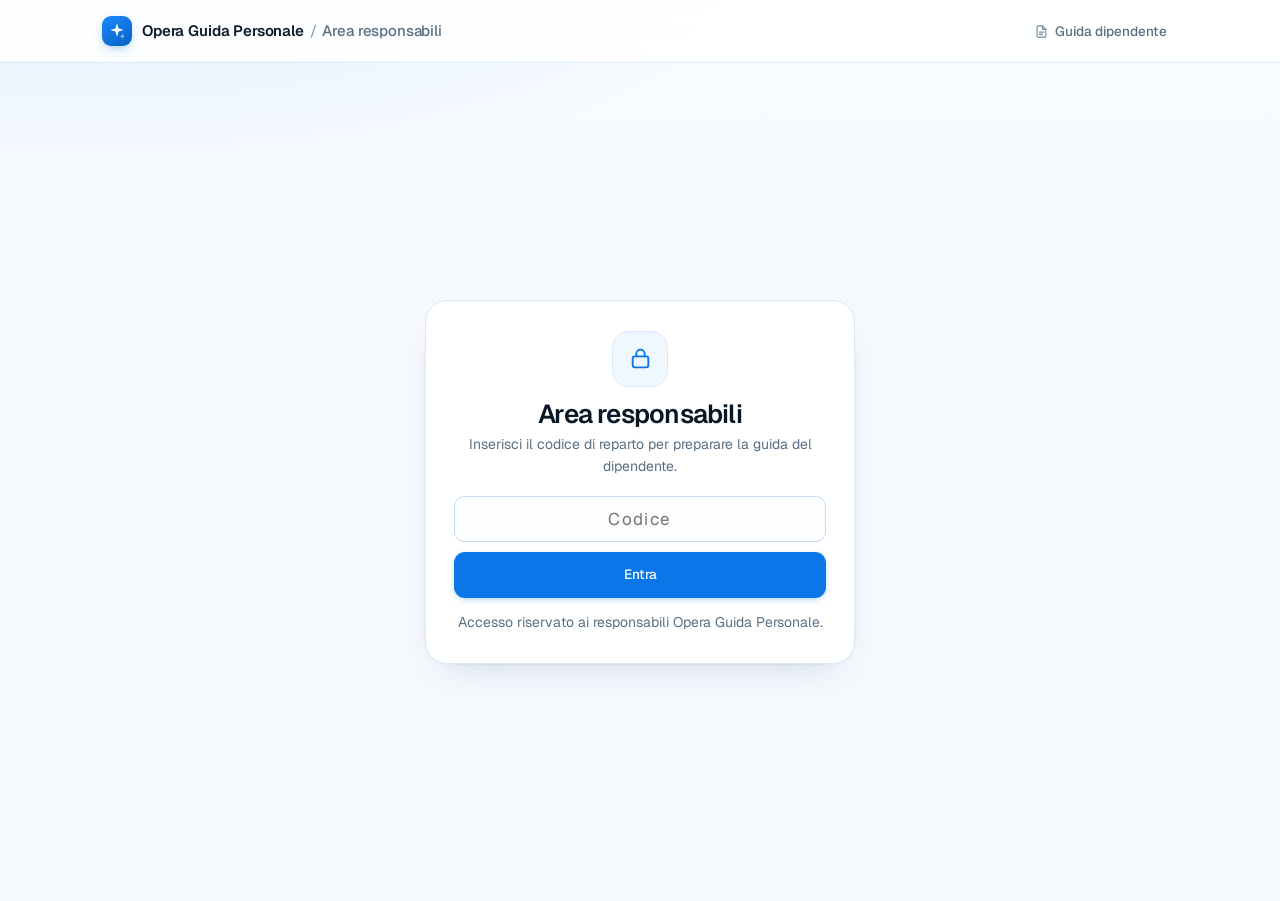
<file: modulo6.html>
<!doctype html>
<html lang="it">
<head>
<meta charset="utf-8">
<meta name="viewport" content="width=device-width, initial-scale=1">
<title>Opera Guida Personale · Area responsabili</title>
<script>location.replace('modulo7.html' + (location.search || '') + (location.hash || ''));</script>
<noscript><meta http-equiv="refresh" content="0; url=modulo7.html"></noscript>
</head>
<body style="font-family:system-ui,sans-serif;padding:24px;color:#0b1b2b">
<p>L'area responsabili si sta aprendo… <a href="modulo7.html">Apri l'area responsabili</a></p>
</body>
</html>
</file>
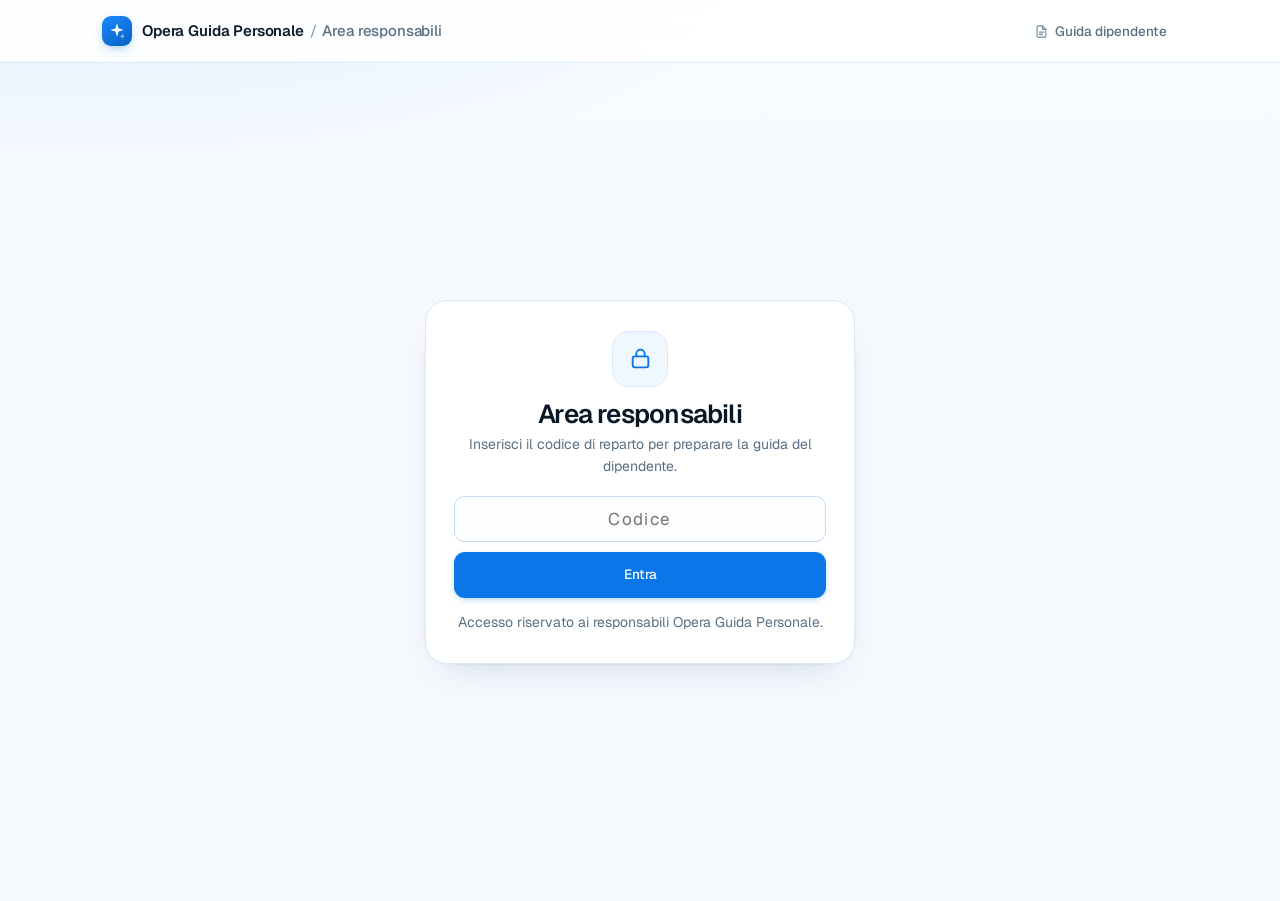
<file: modulo7.html>
<!DOCTYPE html>
<html lang="it">
<head>
<meta charset="utf-8">
<meta name="viewport" content="width=device-width, initial-scale=1, viewport-fit=cover">
<meta name="theme-color" content="#0b76e8">
<title>Opera Guida Personale · Area responsabili</title>
<meta name="description" content="Area riservata ai responsabili: carica il vocale, l'AI prepara la guida del dipendente.">
<link rel="preconnect" href="https://fonts.googleapis.com">
<link rel="preconnect" href="https://fonts.gstatic.com" crossorigin>
<link href="https://fonts.googleapis.com/css2?family=Geist:wght@400;500;600;700&family=Geist+Mono:wght@400;500&display=swap" rel="stylesheet">
<link rel="stylesheet" href="modulo.css?v=7">
<link rel="stylesheet" href="admin.css?v=7">
<style>
  .pgen{padding:12px;border:1px solid var(--border);border-radius:14px;background:var(--card)}
  .gprev-grid{display:grid;grid-template-columns:repeat(3,minmax(0,1fr));gap:10px}
  .gprev{background:var(--bg-soft);border:1px solid var(--border);border-radius:11px;padding:11px;min-width:0}
  .gprev-head{display:flex;align-items:center;justify-content:space-between;gap:8px;margin-bottom:6px}
  .gprev h4{margin:0;font-size:12.5px}
  .gprev ul{margin:0;padding-left:16px}
  .gprev li{font-size:11.5px;line-height:1.45;margin-bottom:5px;overflow-wrap:anywhere}
  .gtable{width:100%;border-collapse:collapse;font-size:11px}
  .gtable th,.gtable td{text-align:left;padding:4px 3px;border-bottom:1px solid var(--border)}
  .gtable th{color:var(--muted);font-weight:500}
  .pedit{border:1px solid var(--border);background:var(--card);color:var(--accent);border-radius:7px;font-size:10.5px;padding:3px 7px;cursor:pointer;white-space:nowrap;font:inherit}
  .pedit:hover{border-color:var(--accent)}
  .padd{margin-left:auto}
  .pgroup-head{flex-wrap:wrap}
  .pt-actions{display:flex;align-items:center;gap:6px;flex-wrap:wrap}
  .pt-desc{font-size:12px;color:var(--muted);line-height:1.5;margin:4px 0 6px;overflow-wrap:anywhere}
  .pt-photos{display:flex;gap:5px;margin:6px 0;flex-wrap:wrap;align-items:center}
  .pt-photos img{width:58px;height:44px;object-fit:cover;border-radius:6px;border:1px solid var(--border)}
  .pt-photos span{font-size:10px;color:var(--muted)}
  .pt-media{font-size:10.5px;color:var(--muted);margin-top:4px}
  .rprev-head{display:flex;align-items:center;justify-content:space-between;gap:8px}
  .rprev-head h4{margin:0 0 6px}
  #taskDlg,#groupDlg{max-width:min(760px,calc(100vw - 24px))}
  .editor-grid{display:grid;grid-template-columns:1fr 1fr;gap:9px}
  .editor-grid .fld{margin-top:8px}
  .edit-status{font-size:11.5px;color:var(--muted);margin:9px 0 0;min-height:15px}
  .edit-status.err{color:var(--red)}
  .phitem{display:flex;align-items:center;gap:8px;margin-top:7px}
  .phitem img{width:72px;height:54px;object-fit:cover;border-radius:7px;border:1px solid var(--border);flex:none}
  .phitem .phcap{flex:1;min-width:0;height:32px;border:1px solid var(--border);border-radius:7px;background:var(--card);padding:0 8px;font:inherit;font-size:11.5px}
  .phitem .phdel,.auitem .audel{border:1px solid var(--border);background:var(--card);border-radius:7px;width:28px;height:28px;color:var(--muted);cursor:pointer;flex:none}
  .auitem{display:flex;align-items:center;gap:8px;margin-top:7px}
  .auitem audio{flex:1;height:32px;min-width:0}
  #tdPhotos,#tdAudio,#gdPhotos,#gdAudio{font-size:11.5px;max-width:100%}
  .fld{display:block;font-size:11px;letter-spacing:.04em;text-transform:uppercase;font-weight:600;color:var(--muted);margin:12px 0 5px}
  .fld-input{width:100%;height:38px;border:1px solid var(--border);border-radius:8px;background:var(--card);color:var(--fg);padding:0 10px;font:inherit;font-size:13px}
  #tdMin{max-width:120px}
  @media(max-width:700px){.gprev-grid{grid-template-columns:1fr}.editor-grid{grid-template-columns:1fr}}
  .desc-head{display:flex;align-items:flex-end;justify-content:space-between;gap:10px;flex-wrap:wrap}
  .desc-head .fld{margin-bottom:5px}
  .btn.ai{border-color:color-mix(in srgb,var(--accent) 35%, var(--border));color:var(--accent);background:color-mix(in srgb,var(--accent) 7%, var(--card))}
  .sendbar{display:flex;align-items:center;gap:14px;flex-wrap:wrap;margin:16px 0 4px;padding:12px 14px;border:1px solid color-mix(in srgb,var(--accent) 22%, var(--border));border-radius:14px;background:linear-gradient(180deg,color-mix(in srgb,var(--accent) 5%, var(--card)),var(--card));position:sticky;top:72px;z-index:25;box-shadow:0 12px 34px -28px rgba(11,54,93,.45)}
  .send-big{display:inline-flex;align-items:center;justify-content:center;gap:10px;min-height:58px;padding:0 22px;border:0;border-radius:12px;background:linear-gradient(135deg,#0b76e8,#1d9bf0);color:#fff;font:inherit;font-size:16px;font-weight:800;cursor:pointer;box-shadow:0 14px 26px -16px rgba(11,118,232,.8);flex:1;max-width:560px}
  .send-big:hover{filter:brightness(1.04)}
  .send-big:disabled{opacity:.6;cursor:wait}
  .send-big svg{width:22px;height:22px;flex:none}
  .sendbar p{margin:0;color:var(--muted);font-size:12.5px;max-width:48ch}
  .ptask b{font-size:15px}
  .ptask .pt-desc{font-size:14px;line-height:1.55}
  .pgroup-head h3{font-size:16px}
  .pgroup-head span{font-size:12px}
  .pedit{font-size:12px;padding:6px 10px;min-height:34px}
  .padd{font-size:13px;height:38px}
  .gprev h4{font-size:13.5px}
  .gprev li{font-size:12.5px}
  .rprev li{font-size:12.5px}
  .fld{font-size:12px}
  .fld-input{height:44px;font-size:15px}
  textarea.ta{font-size:15.5px;line-height:1.5}
  .btn{min-height:42px;font-size:13.5px;padding:0 13px}
  .btn.sm{min-height:36px;font-size:12.5px}
  #tdPhotos,#tdAudio,#gdPhotos,#gdAudio{font-size:13.5px}
  #tdPhotos::file-selector-button,#tdAudio::file-selector-button,#gdPhotos::file-selector-button,#gdAudio::file-selector-button{height:42px;border:0;background:var(--accent);color:#fff;border-radius:9px;padding:0 14px;font:inherit;font-weight:700;margin-right:10px;cursor:pointer}
  .phitem .phdel,.auitem .audel{width:36px;height:36px;font-size:15px}
  .phitem img{width:86px;height:64px}
  @media(max-width:700px){.sendbar{position:static}.send-big{width:100%;max-width:none}}
</style>
</head>
<body>
<a class="skip" href="#app">Vai all'area responsabili</a>

<svg width="0" height="0" style="position:absolute" aria-hidden="true" focusable="false"><defs>
<symbol id="i-play" viewBox="0 0 24 24"><path d="M8 5.4v13.2L19 12z" fill="currentColor"/></symbol>
<symbol id="i-pause" viewBox="0 0 24 24"><path d="M7.5 5h3.2v14H7.5zM13.3 5h3.2v14h-3.2z" fill="currentColor"/></symbol>
<symbol id="i-mic" viewBox="0 0 24 24" fill="none" stroke="currentColor" stroke-width="1.8" stroke-linecap="round" stroke-linejoin="round"><rect x="9" y="3" width="6" height="11" rx="3"/><path d="M5.5 11a6.5 6.5 0 0 0 13 0M12 17.5V21M9 21h6"/></symbol>
<symbol id="i-trash" viewBox="0 0 24 24" fill="none" stroke="currentColor" stroke-width="1.8" stroke-linecap="round" stroke-linejoin="round"><path d="M4 7h16M9 7V4.8h6V7M6.5 7l.8 13h9.4l.8-13M10 11v5M14 11v5"/></symbol>
<symbol id="i-x" viewBox="0 0 24 24" fill="none" stroke="currentColor" stroke-width="2" stroke-linecap="round"><path d="M6 6l12 12M18 6L6 18"/></symbol>
<symbol id="i-check" viewBox="0 0 24 24" fill="none" stroke="currentColor" stroke-width="2" stroke-linecap="round" stroke-linejoin="round"><path d="M4.5 12.5l5 5 10-11"/></symbol>
<symbol id="i-spark" viewBox="0 0 24 24" fill="currentColor"><path d="M12 1.8l2.15 6.7 6.7 2.15-6.7 2.15L12 19.5l-2.15-6.7L3.15 10.65l6.7-2.15L12 1.8z"/><path d="M19.2 15.3l.95 2.85 2.85.95-2.85.95-.95 2.85-.95-2.85-2.85-.95 2.85-.95.95-2.85z" opacity=".55"/></symbol>
<symbol id="i-link" viewBox="0 0 24 24" fill="none" stroke="currentColor" stroke-width="1.8" stroke-linecap="round" stroke-linejoin="round"><path d="M10 13.5a4 4 0 0 0 5.7 0l2.8-2.8a4 4 0 1 0-5.7-5.7l-1.5 1.5"/><path d="M14 10.5a4 4 0 0 0-5.7 0l-2.8 2.8a4 4 0 1 0 5.7 5.7l1.5-1.5"/></symbol>
<symbol id="i-download" viewBox="0 0 24 24" fill="none" stroke="currentColor" stroke-width="1.8" stroke-linecap="round" stroke-linejoin="round"><path d="M12 3v12M7.5 10.5L12 15l4.5-4.5M4 19.5h16"/></symbol>
<symbol id="i-wa" viewBox="0 0 24 24" fill="none" stroke="currentColor" stroke-width="1.8" stroke-linecap="round" stroke-linejoin="round"><path d="M20.5 11.6a8.4 8.4 0 0 1-12.4 7.4L3.5 20.5l1.5-4.5a8.4 8.4 0 1 1 15.5-4.4z"/><path d="M8.8 8.3c.3-.5.7-.4 1 0l.9 1.4c.2.3.1.5-.1.8l-.5.6c.5 1.2 1.4 2.1 2.6 2.6l.6-.5c.3-.2.5-.3.8-.1l1.4.9c.4.3.5.7 0 1-1.2.8-2.6.6-4.2-.4-1.8-1.2-3-2.7-3.3-4.2-.2-1-.1-1.7.3-2.1z" fill="currentColor" stroke="none"/></symbol>
<symbol id="i-file" viewBox="0 0 24 24" fill="none" stroke="currentColor" stroke-width="1.8" stroke-linecap="round" stroke-linejoin="round"><path d="M13.5 3H6.5A1.5 1.5 0 0 0 5 4.5v15A1.5 1.5 0 0 0 6.5 21h11a1.5 1.5 0 0 0 1.5-1.5V8.5z"/><path d="M13.5 3v5.5H19M8.5 13h7M8.5 16.5h5"/></symbol>
<symbol id="i-lock" viewBox="0 0 24 24" fill="none" stroke="currentColor" stroke-width="1.8" stroke-linecap="round" stroke-linejoin="round"><rect x="4.5" y="10" width="15" height="10.5" rx="2"/><path d="M8 10V7.5a4 4 0 0 1 8 0V10"/></symbol>
<symbol id="i-clock" viewBox="0 0 24 24" fill="none" stroke="currentColor" stroke-width="1.8" stroke-linecap="round" stroke-linejoin="round"><circle cx="12" cy="12" r="8.5"/><path d="M12 7.5V12l3 2"/></symbol>
<symbol id="i-arrow" viewBox="0 0 24 24" fill="none" stroke="currentColor" stroke-width="1.9" stroke-linecap="round" stroke-linejoin="round"><path d="M4 12h15M13 5.5l6.5 6.5L13 18.5"/></symbol>
<symbol id="i-plus" viewBox="0 0 24 24" fill="none" stroke="currentColor" stroke-width="2" stroke-linecap="round"><path d="M12 5v14M5 12h14"/></symbol>
<symbol id="i-refresh" viewBox="0 0 24 24" fill="none" stroke="currentColor" stroke-width="1.8" stroke-linecap="round" stroke-linejoin="round"><path d="M20 11.5A8 8 0 1 0 18 17"/><path d="M20 5.5v6h-6"/></symbol>
<symbol id="i-wave" viewBox="0 0 24 24" fill="none" stroke="currentColor" stroke-width="1.9" stroke-linecap="round"><path d="M4 10v4M8 6.5v11M12 4v16M16 7.5v9M20 10v4"/></symbol>
<symbol id="i-chevron" viewBox="0 0 24 24" fill="none" stroke="currentColor" stroke-width="2" stroke-linecap="round" stroke-linejoin="round"><path d="M9 5.5l6.5 6.5L9 18.5"/></symbol>
<symbol id="i-copy" viewBox="0 0 24 24" fill="none" stroke="currentColor" stroke-width="1.8" stroke-linecap="round" stroke-linejoin="round"><rect x="9" y="9" width="11" height="11" rx="2"/><path d="M15 9V5.5A1.5 1.5 0 0 0 13.5 4H5.5A1.5 1.5 0 0 0 4 5.5v8A1.5 1.5 0 0 0 5.5 15H9"/></symbol>
<symbol id="i-eye" viewBox="0 0 24 24" fill="none" stroke="currentColor" stroke-width="1.8" stroke-linecap="round" stroke-linejoin="round"><path d="M2.5 12S5.8 5.8 12 5.8 21.5 12 21.5 12 18.2 18.2 12 18.2 2.5 12 2.5 12z"/><circle cx="12" cy="12" r="3"/></symbol>
<symbol id="i-upload" viewBox="0 0 24 24" fill="none" stroke="currentColor" stroke-width="1.8" stroke-linecap="round" stroke-linejoin="round"><path d="M12 16V4M7.5 8.5L12 4l4.5 4.5M4 20h16"/></symbol>
<symbol id="i-warn" viewBox="0 0 24 24" fill="none" stroke="currentColor" stroke-width="1.8" stroke-linecap="round" stroke-linejoin="round"><path d="M12 3l9 16H3L12 3z"/><path d="M12 9v4M12 16.5v.5"/></symbol>
<symbol id="i-folder" viewBox="0 0 24 24" fill="none" stroke="currentColor" stroke-width="1.8" stroke-linecap="round" stroke-linejoin="round"><path d="M3.5 6.5A1.5 1.5 0 0 1 5 5h4l2 2.5h8a1.5 1.5 0 0 1 1.5 1.5v9A1.5 1.5 0 0 1 19 19.5H5A1.5 1.5 0 0 1 3.5 18z"/></symbol>
</defs></svg>

<header class="topbar">
  <div class="wrap topbar-in">
    <a class="brand" href="guida7.html" aria-label="Opera Guida Personale — Guida operativa">
      <span class="logo" aria-hidden="true"><svg><use href="#i-spark"/></svg></span>
      <span>Opera Guida Personale <span class="brand-sep">/</span> <span class="brand-sub">Area responsabili</span></span>
    </a>
    <div class="top-actions">
      <button class="navlink" id="guideTop" type="button" aria-label="Guida dipendente" title="Guida dipendente"><svg><use href="#i-file"/></svg><span class="lbl">Guida dipendente</span></button>
      <button class="navlink" id="logoutBtn" type="button" aria-label="Esci" title="Esci" hidden><svg><use href="#i-arrow"/></svg><span class="lbl">Esci</span></button>
    </div>
  </div>
</header>

<main class="wrap">
  <section class="gate" id="gate">
    <form class="gate-card" id="gateForm">
      <span class="gate-ic"><svg><use href="#i-lock"/></svg></span>
      <h1>Area responsabili</h1>
      <p>Inserisci il codice di reparto per preparare la guida del dipendente.</p>
      <p class="gate-err" id="gateErr">Codice non corretto. Riprova.</p>
      <input class="input" id="gateCode" type="password" placeholder="Codice" autocomplete="current-password" aria-label="Codice area responsabili">
      <button class="btn" type="submit">Entra</button>
      <p class="gate-note">Accesso riservato ai responsabili Opera Guida Personale.</p>
    </form>
  </section>

  <div id="app" hidden>
    <div class="sendbar">
      <button class="send-big" id="sendTop" type="button"><svg><use href="#i-wa"/></svg><span>Invia la guida al dipendente</span></button>
      <p>Un solo gesto: prepara il file della guida, carica il vocale originale e apre la condivisione (o lo scarica).</p>
    </div>
    <section class="hero admin-hero">
      <div>
        <span class="kicker"><span class="dot"></span>Responsabili · preparazione guida</span>
        <h1>Dal vocale<br><em>alla guida.</em></h1>
        <p class="lede">Carica il vocale del capitolato: l'AI lo trascrive, divide le informazioni per giorni e regolamenti e prepara la guida che vede il dipendente.</p>
        <ul class="steps">
          <li><b>1</b> Carica il vocale</li>
          <li><b>2</b> L'AI divide</li>
          <li><b>3</b> Invia la guida</li>
        </ul>
        <div class="trust"><svg><use href="#i-lock"/></svg>Il vocale per l'AI resta sul dispositivo; foto e vocali allegati vanno online.</div>
      </div>

      <div class="upload" id="drop">
        <div id="upEmpty">
          <div class="bubble" aria-hidden="true">
            <span class="play"><svg><use href="#i-play"/></svg></span>
            <span class="bars" id="mockBars"></span>
            <span class="time">18:33</span>
          </div>
          <h2>Carica il vocale</h2>
          <p class="up-hint">Trascinalo qui, oppure <button class="link" id="pickBtn" type="button">scegli un file</button>.</p>
          <div class="up-row">
            <button class="btn" id="pickBtn2" type="button"><svg><use href="#i-upload"/></svg> Scegli il vocale</button>
            <span class="up-formats">MP3 · OGG · M4A · WAV</span>
          </div>
          <div class="up-note"><svg><use href="#i-lock"/></svg>Fino a 30 minuti. Il vocale per l'AI non viene caricato online.</div>
          <div class="up-note" style="margin-top:8px"><svg><use href="#i-file"/></svg>Hai già il testo? <button class="link" id="pasteBtn" type="button" style="margin-left:3px">Incolla la trascrizione</button></div>
        </div>

        <div id="upFilled" hidden>
          <div class="vb-head">
            <span class="vb-ic"><svg><use href="#i-wave"/></svg></span>
            <div class="vb-meta"><span class="vb-name" id="vbName">—</span><span class="vb-sub" id="vbSub">—</span></div>
            <button class="vb-remove" id="vbRemove" type="button">Rimuovi</button>
          </div>
          <audio id="audio" controls preload="metadata"></audio>
          <div class="ai-line">
            <button class="btn" id="aiBtn" type="button"><svg><use href="#i-spark"/></svg> Elabora con AI</button>
            <span class="ai-note" id="aiNote">La prima volta scarica il modello (≈75 MB). Poi resta in cache.</span>
          </div>
          <div class="warnbox hide" id="longWarn"><svg><use href="#i-warn"/></svg><span>Vocale lungo: la trascrizione richiede circa un minuto per minuto di audio. Tieni la pagina aperta.</span></div>
          <div class="prog" id="prog" hidden>
            <div class="prog-bar"><i id="progFill"></i></div>
            <div class="prog-t"><span id="progText">Preparo…</span><span class="pct" id="progPct">0%</span></div>
          </div>
        </div>

        <input type="file" id="voiceFile" accept="audio/*,.opus,.ogg,.oga,.m4a,.mp3,.wav,.aac,.amr" hidden>
      </div>
    </section>

    <div class="fields" style="margin:18px 0 0">
      <div class="field"><label for="metaSite">Sito / servizio</label><input class="input" id="metaSite" type="text" placeholder="Via dell'Industria 11, Castelli Calepio"></div>
      <div class="field"><label for="metaRef">Referente</label><input class="input" id="metaRef" type="text" placeholder="Laura San Pellegrino"></div>
      <div class="field"><label for="metaOwner">Cooperativa</label><input class="input" id="metaOwner" type="text" value="Opera Guida Personale"></div>
    </div>

    <div class="summary" id="summary">
      <span class="s-ic"><svg><use href="#i-spark"/></svg></span>
      <div class="s-txt"><b id="sumTitle">Guida pronta</b><span id="sumSub">—</span></div>
    </div>

    <section class="result" id="result">
      <div class="result-card">
        <div class="result-head">
          <div>
            <h2>Guida del dipendente</h2>
            <p id="resultSub">—</p>
          </div>
          <div class="result-actions">
            <button class="btn" id="openGuide" type="button"><svg><use href="#i-eye"/></svg> Apri anteprima dipendente</button>
          </div>
        </div>
        <div class="stats" id="stats"></div>
        <div class="plan-preview" id="preview"></div>
        <div class="result-foot">
          <button class="btn ghost sm" id="downloadPlan" type="button"><svg><use href="#i-download"/></svg> Scarica piano (.json)</button>
          <button class="btn ghost sm" id="newVoice" type="button"><svg><use href="#i-refresh"/></svg> Nuovo vocale</button>
        </div>
        <p class="result-note">Il pulsante grande in alto prepara il file con il piano, le foto e i vocali. Il dipendente apre il file, spunta le checklist e ha finito: non deve consegnare nulla.</p>
      </div>
    </section>

    <details class="transcript" id="trDetails" hidden>
      <summary><svg><use href="#i-chevron"/></svg> Trascrizione completa <span id="trCount" style="color:var(--muted-2);font-weight:400"></span></summary>
      <div class="tr-body" id="trBody"></div>
      <button class="btn ghost sm" id="editTr" type="button" style="margin-top:10px"><svg><use href="#i-file"/></svg> Modifica il testo</button>
    </details>

    <footer class="foot">
      <span>Opera Guida Personale · area responsabili</span>
      <span><a href="guida7.html">Guida dipendente</a> · archivio locale</span>
    </footer>
  </div>
</main>

<dialog id="shareDlg">
  <div class="dlg">
    <div class="dlg-head">
      <span class="dlg-ic"><svg><use href="#i-link"/></svg></span>
      <div><h3>Link per il dipendente</h3><p>Aprilo sul telefono del dipendente: vede la guida con i compiti e i regolamenti del vocale.</p></div>
      <button class="dlg-x" type="button" data-close><svg><use href="#i-x"/></svg></button>
    </div>
    <div class="dlg-body">
      <div class="copybox"><textarea id="shareUrl" readonly></textarea><button class="btn ghost sm" id="copyBtn2" type="button" style="height:auto"><svg><use href="#i-copy"/></svg> Copia</button></div>
      <p class="linklen" id="linkLen">—</p>
      <p class="mut">Il link corto passa dal servizio is.gd: il piano è codificato nel link. Se il servizio non risponde, resta il link completo.</p>
    </div>
    <div class="dlg-foot">
      <button class="btn ghost" id="sharePreview" type="button"><svg><use href="#i-eye"/></svg> Apri anteprima</button>
      <button class="btn" id="shareWa" type="button"><svg><use href="#i-wa"/></svg> WhatsApp</button>
    </div>
  </div>
</dialog>

<dialog id="pasteDlg">
  <div class="dlg">
    <div class="dlg-head">
      <span class="dlg-ic"><svg><use href="#i-file"/></svg></span>
      <div><h3>Incolla la trascrizione</h3><p>Se non vuoi usare l'AI, incolla qui il testo del vocale: lo divido negli stessi argomenti.</p></div>
      <button class="dlg-x" type="button" data-close><svg><use href="#i-x"/></svg></button>
    </div>
    <div class="dlg-body"><textarea id="pasteText" class="ta" style="margin:0;min-height:190px" placeholder="Incolla qui il testo del vocale…"></textarea></div>
    <div class="dlg-foot">
      <button class="btn ghost" type="button" data-close>Annulla</button>
      <button class="btn" id="pasteOk" type="button"><svg><use href="#i-spark"/></svg> Elabora il testo</button>
    </div>
  </div>
</dialog>

<dialog id="editDlg">
  <div class="dlg">
    <div class="dlg-head">
      <span class="dlg-ic"><svg><use href="#i-file"/></svg></span>
      <div><h3>Correggi la trascrizione</h3><p>Sistema nomi e parole storte: la guida si rifà subito con il testo corretto.</p></div>
      <button class="dlg-x" type="button" data-close><svg><use href="#i-x"/></svg></button>
    </div>
    <div class="dlg-body"><textarea id="editText" class="ta" style="margin:0;min-height:220px"></textarea></div>
    <div class="dlg-foot">
      <button class="btn ghost" type="button" data-close>Annulla</button>
      <button class="btn" id="editOk" type="button"><svg><use href="#i-spark"/></svg> Rifai la guida</button>
    </div>
  </div>
</dialog>

<dialog id="taskDlg">
  <div class="dlg">
    <div class="dlg-head">
      <span class="dlg-ic"><svg><use href="#i-file"/></svg></span>
      <div><h3 id="tdTitle">Modifica compito</h3><p>Scrivi cosa deve fare il dipendente e allega le foto dei posti giusti.</p></div>
      <button class="dlg-x" type="button" data-close><svg><use href="#i-x"/></svg></button>
    </div>
    <div class="dlg-body">
      <div class="editor-grid">
        <div><label class="fld" for="tdName">Titolo del compito</label><input id="tdName" class="fld-input" type="text" placeholder="Es. Bagni secondo piano"></div>
        <div><label class="fld" for="tdLoc">Dove</label><input id="tdLoc" class="fld-input" type="text" placeholder="Es. Secondo piano"></div>
      </div>
      <label class="fld" for="tdMin">Minuti previsti</label>
      <input id="tdMin" class="fld-input" type="number" min="0" max="600" placeholder="10">
      <div class="desc-head"><label class="fld" for="tdDesc">Spiegazione per il dipendente</label><button class="btn ai sm" id="tdAI" type="button"><svg><use href="#i-spark"/></svg> Sintesi AI</button></div>
      <textarea id="tdDesc" class="ta" style="min-height:92px" placeholder="Spiega ogni passaggio: cosa pulire, come, dove vanno le cose…"></textarea>
      <label class="fld" for="tdActs">Checklist — una voce per riga</label>
      <textarea id="tdActs" class="ta" style="min-height:82px" placeholder="Svuota cestini&#10;Lava sanitari&#10;Asciuga pavimento"></textarea>
      <label class="fld" for="tdNote">Nota / fonte dal vocale</label>
      <textarea id="tdNote" class="ta" style="min-height:50px"></textarea>
      <label class="fld" for="tdPhotos">Foto — dove sono attrezzature, prodotti, materiali (caricate online)</label>
      <input id="tdPhotos" type="file" accept="image/*" multiple>
      <div id="tdPhotoList"></div>
      <label class="fld" for="tdAudio">Vocale (caricato online)</label>
      <div style="display:flex;gap:8px;flex-wrap:wrap;align-items:center">
        <input id="tdAudio" type="file" accept="audio/*">
        <button class="btn ghost sm" id="tdRecord" type="button"><svg><use href="#i-mic"/></svg> Registra</button>
        <button class="btn danger sm" id="tdStop" type="button" hidden>Ferma</button>
      </div>
      <div id="tdAudioList"></div>
      <p class="edit-status" id="tdStatus"></p>
    </div>
    <div class="dlg-foot">
      <button class="btn danger" id="tdDelete" type="button">Elimina</button>
      <button class="btn ghost" type="button" data-close>Annulla</button>
      <button class="btn" id="tdSave" type="button">Salva compito</button>
    </div>
  </div>
</dialog>

<dialog id="groupDlg">
  <div class="dlg">
    <div class="dlg-head">
      <span class="dlg-ic"><svg><use href="#i-file"/></svg></span>
      <div><h3 id="gdTitle">Modifica sezione</h3><p id="gdHelp">Una voce per riga. Per gli orari: Giorno | Fascia | Ore.</p></div>
      <button class="dlg-x" type="button" data-close><svg><use href="#i-x"/></svg></button>
    </div>
    <div class="dlg-body">
      <textarea id="gdText" class="ta" style="min-height:170px" placeholder="Una voce per riga"></textarea>
      <div id="gdMediaWrap">
        <label class="fld" for="gdPhotos">Foto della sezione (caricate online)</label>
        <input id="gdPhotos" type="file" accept="image/*" multiple>
        <div id="gdPhotoList"></div>
        <label class="fld" for="gdAudio">Vocale della sezione (caricato online)</label>
        <div style="display:flex;gap:8px;flex-wrap:wrap;align-items:center">
          <input id="gdAudio" type="file" accept="audio/*">
          <button class="btn ghost sm" id="gdRecord" type="button"><svg><use href="#i-mic"/></svg> Registra</button>
          <button class="btn danger sm" id="gdStop" type="button" hidden>Ferma</button>
        </div>
        <div id="gdAudioList"></div>
      </div>
      <p class="edit-status" id="gdStatus"></p>
    </div>
    <div class="dlg-foot">
      <button class="btn ghost" type="button" data-close>Annulla</button>
      <button class="btn" id="gdSave" type="button">Salva sezione</button>
    </div>
  </div>
</dialog>

<div id="toasts" aria-live="polite"></div>

<script src="lz.js?v=4"></script>
<script src="admin-v7.js?v=7"></script>
</body>
</html>
</file>
<file: modulo.css>
/* Global Behring · Modulo comunicazione — tema azzurro/bianco */
*,*::before,*::after{box-sizing:border-box}
:root{
  --blue:#0b76e8;
  --blue-600:#075fc4;
  --blue-700:#064a99;
  --blue-50:#eff7ff;
  --blue-100:#e0efff;
  --ink:#0b1b2b;
  --ink-2:#24394d;
  --muted:#597084;
  --muted-2:#7b90a4;
  --line:#dbe8f6;
  --line-2:#c7dcf2;
  --bg:#f5f9fe;
  --card:#ffffff;
  --green:#0f9d6e;
  --amber:#b26a00;
  --red:#cf4040;
  --r:18px;
  --r-sm:11px;
  --bar-h:62px;
  --shadow:0 1px 2px rgba(10,40,80,.04),0 16px 36px -24px rgba(10,40,80,.28);
  --shadow-lg:0 24px 60px -24px rgba(6,30,60,.35);
  --ring:0 0 0 3px rgba(11,118,232,.22);
  --font:'Geist',ui-sans-serif,system-ui,-apple-system,'Segoe UI',Roboto,Helvetica,Arial,sans-serif;
  --mono:'Geist Mono',ui-monospace,SFMono-Regular,Consolas,'Liberation Mono',monospace;
}
html{-webkit-text-size-adjust:100%;scroll-behavior:smooth}
body{
  margin:0;
  font-family:var(--font);
  font-size:16px;
  line-height:1.55;
  color:var(--ink);
  background:
    radial-gradient(1200px 460px at 8% -12%, #d9ebff 0%, rgba(217,235,255,0) 62%),
    linear-gradient(180deg,#f8fbff 0%, var(--bg) 380px, var(--bg) 100%);
  background-repeat:no-repeat;
  min-height:100vh;
}
img{max-width:100%}
button{font:inherit;color:inherit}
a{color:var(--blue);text-decoration:none}
a:hover{text-decoration:underline}
h1,h2,h3,h4,p{margin:0}
.wrap{width:min(1120px,100%);margin:0 auto;padding:0 22px}
.sr{position:absolute;width:1px;height:1px;padding:0;margin:-1px;overflow:hidden;clip:rect(0,0,0,0);white-space:nowrap;border:0}
.skip{position:absolute;left:-9999px;top:8px;background:#fff;padding:10px 14px;border-radius:8px;z-index:200}
.skip:focus{left:8px}

/* ---------- topbar ---------- */
.topbar{
  position:sticky;top:0;z-index:60;
  background:rgba(255,255,255,.86);
  backdrop-filter:blur(14px);-webkit-backdrop-filter:blur(14px);
  border-bottom:1px solid rgba(219,232,246,.9);
}
.topbar-in{display:flex;align-items:center;justify-content:space-between;gap:14px;height:var(--bar-h)}
.brand{display:inline-flex;align-items:center;gap:10px;color:var(--ink);font-size:15px;font-weight:600;letter-spacing:-.01em;white-space:nowrap}
.brand:hover{text-decoration:none}
.brand .logo{width:30px;height:30px;border-radius:9px;background:linear-gradient(150deg,#1a8bff,#075fc4);display:grid;place-items:center;color:#fff;box-shadow:0 4px 12px -4px rgba(11,118,232,.55);flex:none}
.brand .logo svg{width:18px;height:18px}
.brand-sep{color:var(--muted-2);font-weight:400;margin:0 2px}
.brand-sub{color:var(--muted);font-weight:500}
.top-actions{display:flex;align-items:center;gap:6px}
.navlink{display:inline-flex;align-items:center;gap:6px;height:36px;padding:0 11px;border-radius:9px;font-size:13.5px;color:var(--muted);font-weight:500;background:none;border:0;cursor:pointer}
.navlink:hover{background:var(--blue-50);color:var(--blue);text-decoration:none}
.navlink svg{width:15px;height:15px;opacity:.8}

/* ---------- hero ---------- */
.hero{display:grid;grid-template-columns:minmax(0,1.05fr) minmax(370px,.95fr);gap:44px;align-items:center;padding:54px 0 34px}
.kicker{display:inline-flex;align-items:center;gap:8px;font-size:11.5px;font-weight:600;letter-spacing:.13em;text-transform:uppercase;color:var(--blue-700)}
.kicker .dot{width:6px;height:6px;border-radius:50%;background:var(--blue);box-shadow:0 0 0 4px var(--blue-100)}
h1{font-size:clamp(34px,4.5vw,54px);line-height:1.03;letter-spacing:-.035em;font-weight:600;margin:14px 0 14px;color:#081726}
h1 em{font-style:normal;background:linear-gradient(100deg,#0b76e8,#00a6d6);-webkit-background-clip:text;background-clip:text;color:transparent}
.lede{font-size:17px;line-height:1.62;color:var(--muted);max-width:54ch}
.steps{display:flex;gap:7px;flex-wrap:wrap;margin:22px 0 0;padding:0;list-style:none}
.steps li{display:inline-flex;align-items:center;gap:8px;background:#fff;border:1px solid var(--line);border-radius:999px;padding:6px 12px 6px 7px;font-size:13px;color:var(--ink-2);box-shadow:0 1px 2px rgba(10,40,80,.03)}
.steps b{width:22px;height:22px;border-radius:50%;background:var(--blue-50);color:var(--blue);display:grid;place-items:center;font-size:12px;font-weight:600}
.trust{display:flex;align-items:center;gap:7px;margin-top:18px;font-size:12.5px;color:var(--muted-2)}
.trust svg{width:14px;height:14px;flex:none}

/* ---------- upload card ---------- */
.upload{
  position:relative;background:var(--card);border:1px solid var(--line);border-radius:24px;
  padding:22px;box-shadow:var(--shadow);transition:border-color .2s,box-shadow .2s,background .2s;
}
.upload.drag{border-color:var(--blue);background:#f7fcff;box-shadow:0 0 0 5px var(--blue-50),var(--shadow)}
.upload.has-file{border-style:solid}
.bubble{display:flex;align-items:center;gap:11px;background:linear-gradient(180deg,#eaf4ff,#e1efff);border:1px solid #cfe5ff;border-radius:14px 14px 14px 5px;padding:11px 13px;color:#0a5bb5;margin-bottom:16px}
.bubble .play{width:30px;height:30px;border-radius:50%;background:var(--blue);color:#fff;display:grid;place-items:center;flex:none;box-shadow:0 2px 6px rgba(11,118,232,.35)}
.bubble .play svg{width:13px;height:13px;margin-left:1px}
.bubble .bars{display:flex;align-items:center;gap:2.5px;height:26px;flex:1;overflow:hidden}
.bubble .bars i{display:block;width:3px;border-radius:3px;background:currentColor;opacity:.45}
.bubble .time{font-family:var(--mono);font-size:11.5px;opacity:.75;flex:none}
.upload h2{font-size:19px;letter-spacing:-.015em;font-weight:600}
.up-hint{font-size:14px;line-height:1.55;color:var(--muted);margin-top:5px}
.up-hint .link,.link{border:0;background:none;padding:0;color:var(--blue);font-weight:500;cursor:pointer;font-size:inherit;text-decoration:underline;text-underline-offset:2px}
.up-hint .link:hover,.link:hover{color:var(--blue-600)}
.up-row{display:flex;align-items:center;gap:10px;flex-wrap:wrap;margin-top:15px}
.up-formats{font-size:12px;color:var(--muted-2);font-family:var(--mono);letter-spacing:.02em}
.up-note{display:flex;align-items:center;gap:6px;margin-top:13px;font-size:11.8px;color:var(--muted-2);line-height:1.4}
.up-note svg{width:13px;height:13px;flex:none}

/* voice loaded */
.vb-head{display:flex;align-items:center;gap:11px;margin-bottom:12px}
.vb-ic{width:38px;height:38px;border-radius:11px;background:var(--blue-50);color:var(--blue);display:grid;place-items:center;flex:none}
.vb-ic svg{width:19px;height:19px}
.vb-meta{min-width:0;flex:1}
.vb-name{display:block;font-size:14.5px;font-weight:600;white-space:nowrap;overflow:hidden;text-overflow:ellipsis;color:var(--ink)}
.vb-sub{display:block;font-size:12px;color:var(--muted-2);margin-top:1px}
.vb-remove{border:0;background:none;color:var(--muted-2);font-size:12.5px;cursor:pointer;padding:6px 8px;border-radius:7px;flex:none}
.vb-remove:hover{background:#fff2f2;color:var(--red)}
audio{width:100%;height:40px;display:block;margin:2px 0 12px}
.ai-line{display:flex;align-items:center;gap:10px;flex-wrap:wrap;margin-top:10px}
.ai-note{font-size:11.8px;color:var(--muted-2);flex:1;min-width:170px;line-height:1.45}
.prog{margin-top:13px}
.prog-bar{height:7px;background:var(--blue-50);border-radius:99px;overflow:hidden;border:1px solid #dbeafe}
.prog-bar i{display:block;height:100%;width:0%;background:linear-gradient(90deg,#0b76e8,#22a6f5);border-radius:99px;transition:width .25s}
.prog-t{display:flex;justify-content:space-between;gap:10px;font-size:11.8px;color:var(--muted);margin-top:6px}
.prog-t .pct{font-family:var(--mono);font-variant-numeric:tabular-nums;color:var(--blue-700)}
.ai-badge{display:inline-flex;align-items:center;gap:5px;background:var(--blue-50);color:var(--blue-700);border:1px solid #d3e7ff;border-radius:99px;padding:4px 9px;font-size:11px;font-weight:600;letter-spacing:.02em}
.ai-badge svg{width:12px;height:12px}

/* summary */
.summary{display:none;align-items:center;gap:14px;flex-wrap:wrap;background:linear-gradient(180deg,#f2f9ff,#e9f4ff);border:1px solid #cfe4fb;border-radius:16px;padding:14px 16px;margin:18px 0 0}
.summary.on{display:flex}
.summary .s-ic{width:36px;height:36px;border-radius:10px;background:#fff;border:1px solid #cfe4fb;color:var(--blue);display:grid;place-items:center;flex:none}
.summary .s-ic svg{width:18px;height:18px}
.summary .s-txt{flex:1;min-width:190px}
.summary b{display:block;font-size:14.5px;letter-spacing:-.01em}
.summary span{display:block;font-size:12.5px;color:var(--muted);margin-top:1px}
.summary .s-actions{display:flex;gap:7px;flex-wrap:wrap}

/* transcript */
details.transcript{margin-top:12px;background:#fbfdff;border:1px solid var(--line);border-radius:12px;padding:0}
details.transcript summary{list-style:none;cursor:pointer;display:flex;align-items:center;gap:8px;padding:11px 14px;font-size:13px;font-weight:500;color:var(--ink-2);border-radius:12px}
details.transcript summary::-webkit-details-marker{display:none}
details.transcript summary svg{width:14px;height:14px;color:var(--muted-2);transition:transform .2s}
details.transcript[open] summary svg{transform:rotate(90deg)}
details.transcript .tr-body{padding:0 14px 13px;max-height:300px;overflow:auto;font-size:13.5px;line-height:1.65;color:var(--ink-2)}
details.transcript .tr-body p{margin:0 0 7px}
.tr-time{font-family:var(--mono);font-size:10.5px;color:var(--blue-700);background:var(--blue-50);border-radius:5px;padding:2px 5px;margin-right:6px;cursor:pointer;border:0}
.tr-time:hover{background:var(--blue-100)}

/* ---------- form ---------- */
.form{margin:30px 0 70px;scroll-margin-top:80px}
.form-head{display:flex;align-items:flex-end;justify-content:space-between;gap:18px;flex-wrap:wrap;margin-bottom:14px}
.form-head h2{font-size:clamp(24px,3vw,31px);letter-spacing:-.028em;font-weight:600}
.form-head p{font-size:14.5px;color:var(--muted);margin-top:5px;max-width:64ch}
.prog-mini{display:flex;align-items:center;gap:9px;font-size:12.5px;color:var(--muted);white-space:nowrap}
.prog-mini .bar{width:92px;height:6px;background:#e3effc;border-radius:99px;overflow:hidden}
.prog-mini .bar i{display:block;height:100%;width:0;background:var(--blue);border-radius:99px;transition:width .3s}
.prog-mini b{font-family:var(--mono);font-weight:500;color:var(--ink-2)}

.fields{display:grid;grid-template-columns:1.1fr 1.3fr .7fr;gap:12px;background:#fff;border:1px solid var(--line);border-radius:18px;padding:18px;box-shadow:var(--shadow);margin-bottom:16px}
.field label{display:block;font-size:12px;font-weight:600;color:var(--muted);letter-spacing:.02em;margin-bottom:6px;text-transform:uppercase}
.input{width:100%;height:44px;border:1px solid var(--line-2);border-radius:10px;padding:0 12px;font:inherit;font-size:15.5px;background:#fbfdff;color:var(--ink);transition:border-color .15s,box-shadow .15s,background .15s}
.input:focus{outline:none;border-color:var(--blue);box-shadow:var(--ring);background:#fff}
.input.err{border-color:var(--red);box-shadow:0 0 0 3px rgba(207,64,64,.15)}

.secnav{
  position:sticky;top:var(--bar-h);z-index:50;
  display:flex;align-items:center;gap:6px;overflow-x:auto;
  margin:0 -22px 18px;padding:8px 22px;
  background:rgba(247,251,255,.92);backdrop-filter:blur(12px);-webkit-backdrop-filter:blur(12px);
  border-bottom:1px solid var(--line);
  scrollbar-width:none;
}
.secnav::-webkit-scrollbar{display:none}
.secnav a{flex:none;display:inline-flex;align-items:center;gap:6px;height:32px;padding:0 11px;border-radius:99px;font-size:12.8px;font-weight:500;color:var(--muted);border:1px solid var(--line);background:#fff;white-space:nowrap}
.secnav a:hover{background:#fff;border-color:var(--line);color:var(--blue);text-decoration:none}
.secnav a .n{font-family:var(--mono);font-size:10.5px;color:var(--muted-2)}
.secnav a.has{color:var(--blue-700);background:#fff;border-color:#cfe4fb}
.secnav a.has .n{color:var(--blue)}
.secnav .sp{flex:1}
.secnav .cnt{flex:none;font-family:var(--mono);font-size:11px;color:var(--muted-2);padding-left:6px}

.sec{background:#fff;border:1px solid var(--line);border-radius:20px;padding:22px 26px 8px;margin-bottom:16px;box-shadow:var(--shadow);scroll-margin-top:120px}
.sec-head{display:flex;align-items:flex-start;gap:13px;padding:2px 0 15px}
.sec-num{width:34px;height:34px;border-radius:10px;background:var(--blue-50);border:1px solid #d8eaff;color:var(--blue-700);display:grid;place-items:center;font-size:14px;font-weight:600;flex:none;font-family:var(--mono)}
.sec-title{min-width:0;flex:1}
.sec-title h3{font-size:20px;letter-spacing:-.02em;font-weight:600;line-height:1.25}
.sec-title p{font-size:13px;color:var(--muted);margin-top:2px}
.sec-count{font-size:11.5px;color:var(--muted-2);font-family:var(--mono);white-space:nowrap;padding-top:6px}
.sec-count.done{color:var(--green)}

/* tasks in section */
.tasks{margin:0 0 4px}
.task{position:relative;background:linear-gradient(180deg,#f8fcff,#eef7ff);border:1px solid #cfe4fb;border-left:3px solid var(--blue);border-radius:12px;padding:11px 13px;margin:0 0 9px}
.task-top{display:flex;align-items:center;gap:8px;flex-wrap:wrap;font-size:11.5px;color:var(--muted)}
.task .tag{display:inline-flex;align-items:center;gap:5px;background:#fff;border:1px solid #cfe4fb;color:var(--blue-700);border-radius:99px;padding:2px 8px;font-size:10.5px;font-weight:600;letter-spacing:.03em;text-transform:uppercase}
.task .tag svg{width:11px;height:11px}
.task .t-play{display:inline-flex;align-items:center;gap:4px;border:0;background:none;color:var(--blue-700);font-size:11.5px;cursor:pointer;padding:2px 5px;border-radius:6px;font-family:var(--mono)}
.task .t-play:hover{background:#fff}
.task .t-play svg{width:11px;height:11px}
.task .t-del{margin-left:auto;border:0;background:none;color:var(--muted-2);cursor:pointer;padding:3px 5px;border-radius:6px;line-height:0}
.task .t-del:hover{background:#fff;color:var(--red)}
.task .t-del svg{width:14px;height:14px}
.task .t-photo{border:0;background:none;color:var(--muted);cursor:pointer;font-size:11.5px;display:inline-flex;align-items:center;gap:4px;padding:3px 5px;border-radius:6px}
.task .t-photo:hover{background:#fff;color:var(--blue)}
.task .t-photo svg{width:13px;height:13px}
.task .quote{font-size:15px;line-height:1.55;color:#0d2237;margin:6px 0 0;letter-spacing:-.003em}
.task select.t-sec{margin-left:auto;border:1px solid #cfe4fb;background:#fff;color:var(--blue-700);border-radius:7px;font-size:11px;padding:3px 4px;font-family:var(--font)}
.task .thumbs{display:flex;flex-wrap:wrap;gap:6px;margin-top:8px}
.task-edit{margin-top:7px}
.task-edit .ta{min-height:64px;background:#fff}
.edit-actions{display:flex;gap:6px;margin-top:6px}
.task .thumbs:empty{display:none}
.task .thumbs .thumb{width:56px;height:56px}.task .thumbs img{width:100%;height:100%}

/* questions */
.q{border-top:1px solid #e9f1fa;padding:17px 0 13px}
.q:first-of-type{border-top:0}
.q-top{display:flex;gap:9px;align-items:baseline}
.q-n{font-family:var(--mono);font-size:11.5px;color:var(--muted-2);min-width:20px;padding-top:2px}
.q-label{font-size:15.5px;font-weight:500;line-height:1.5;color:var(--ink);letter-spacing:-.005em}
.q-label .req{color:var(--blue);font-weight:600}
.q-hint{font-size:12.5px;color:var(--muted-2);margin:3px 0 0 29px}
.chips{display:flex;flex-wrap:wrap;gap:7px;margin:10px 0 0 29px}
.chip{position:relative;display:inline-flex;align-items:center;gap:6px;border:1px solid var(--line-2);background:#fff;border-radius:99px;padding:7px 12px;font-size:13.5px;color:var(--ink-2);cursor:pointer;user-select:none;transition:background .15s,border-color .15s,color .15s,box-shadow .15s;min-height:34px}
.chip input{position:absolute;opacity:0;width:1px;height:1px;pointer-events:none}
.chip:hover{border-color:#a9cdf0;background:#fbfdff}
.chip.on{background:var(--blue);border-color:var(--blue);color:#fff;box-shadow:0 2px 8px -3px rgba(11,118,232,.55)}
.chip .ck{width:13px;height:13px;opacity:0;transition:opacity .15s}
.chip.on .ck{opacity:1}
.chip:has(input:focus-visible){box-shadow:var(--ring)}
.answer{margin:9px 0 0 29px}
textarea.ta{width:100%;min-height:46px;padding:10px 12px;border:1px solid var(--line-2);border-radius:10px;background:#fbfdff;font:inherit;font-size:15.5px;line-height:1.5;resize:vertical;color:var(--ink);transition:border-color .15s,box-shadow .15s,background .15s;display:block}
textarea.ta::placeholder{color:#9aabbc}
textarea.ta:focus{outline:none;border-color:var(--blue);box-shadow:var(--ring);background:#fff}
.q-tools{display:flex;align-items:center;gap:2px;margin:6px 0 0 25px;flex-wrap:wrap}
.tool{display:inline-flex;align-items:center;gap:6px;background:none;border:0;border-radius:8px;padding:6px 8px;font-size:12.3px;color:var(--muted);cursor:pointer;line-height:1.2}
.tool:hover{background:var(--blue-50);color:var(--blue)}
.tool svg{width:14px;height:14px}
.tool.rec{color:var(--red)}
.tool .cnt{font-family:var(--mono);font-size:10.5px;color:var(--muted-2)}
.att{display:flex;flex-wrap:wrap;gap:7px;margin:6px 0 0 29px}
.att:empty{display:none}
.thumb{position:relative;width:64px;height:64px;border-radius:9px;overflow:hidden;border:1px solid var(--line);background:#f2f7fd}
.thumb img{width:100%;height:100%;object-fit:cover;display:block}
.thumb .x{position:absolute;top:3px;right:3px;width:18px;height:18px;border-radius:50%;border:0;background:rgba(9,25,40,.72);color:#fff;display:grid;place-items:center;cursor:pointer;padding:0;line-height:0}
.thumb .x svg{width:10px;height:10px}
.thumb .x:hover{background:var(--red)}
.clip{display:flex;align-items:center;gap:7px;border:1px solid var(--line);background:#fff;border-radius:9px;padding:6px 9px;font-size:12px;max-width:100%}
.clip .p{width:24px;height:24px;border-radius:50%;background:var(--blue-50);color:var(--blue);border:0;display:grid;place-items:center;cursor:pointer;flex:none;padding:0}
.clip .p svg{width:10px;height:10px;margin-left:1px}
.clip .nm{font-family:var(--mono);font-size:11px;color:var(--ink-2)}
.clip .dur{color:var(--muted-2);font-family:var(--mono);font-size:10.5px}
.clip .tx{border:0;background:none;color:var(--blue);font-size:11.5px;cursor:pointer;padding:2px 5px;border-radius:5px;white-space:nowrap}
.clip .tx:hover{background:var(--blue-50)}
.clip .del{border:0;background:none;color:var(--muted-2);cursor:pointer;padding:2px;line-height:0}
.clip .del svg{width:12px;height:12px}
.clip .del:hover{color:var(--red)}
.clip .tr{display:none;font-size:12.5px;line-height:1.5;color:var(--muted);border-top:1px dashed var(--line);margin-top:5px;padding-top:5px;width:100%}
.clip.open{flex-wrap:wrap}
.clip.open .tr{display:block}

/* footer / submit */
.submit{display:flex;align-items:center;gap:14px;flex-wrap:wrap;background:#fff;border:1px solid var(--line);border-radius:18px;padding:17px 18px;box-shadow:var(--shadow);margin-top:4px}
.submit .txt{flex:1;min-width:210px}
.submit b{display:block;font-size:14.5px;letter-spacing:-.01em}
.submit span{display:block;font-size:12.3px;color:var(--muted);margin-top:2px;max-width:56ch}
.submit .acts{display:flex;gap:8px;flex-wrap:wrap}
.saved-dot{display:inline-flex;align-items:center;gap:5px;font-size:11.5px;color:var(--muted-2);margin-top:8px}
.saved-dot i{width:6px;height:6px;border-radius:50%;background:var(--green);opacity:.9}
.saved-dot.busy i{background:var(--amber)}

/* buttons */
.btn{display:inline-flex;align-items:center;justify-content:center;gap:7px;height:43px;padding:0 17px;border-radius:11px;border:1px solid transparent;background:var(--blue);color:#fff;font-size:14.3px;font-weight:500;cursor:pointer;transition:background .15s,box-shadow .15s,transform .05s,border-color .15s,color .15s;box-shadow:0 2px 8px -3px rgba(11,118,232,.55);white-space:nowrap}
.btn:hover{background:var(--blue-600)}
.btn:active{transform:translateY(1px)}
.btn:focus-visible{outline:none;box-shadow:var(--ring)}
.btn:disabled{opacity:.5;cursor:not-allowed;box-shadow:none}
.btn svg{width:16px;height:16px;flex:none}
.btn.ghost{background:#fff;color:var(--ink);border-color:var(--line-2);box-shadow:none}
.btn.ghost:hover{border-color:var(--blue);color:var(--blue);background:#fbfdff}
.btn.soft{background:var(--blue-50);color:var(--blue-700);border-color:#d3e7ff;box-shadow:none}
.btn.soft:hover{background:var(--blue-100)}
.btn.sm{height:35px;padding:0 11px;font-size:12.8px;border-radius:9px}
.btn.sm svg{width:14px;height:14px}
.btn.wide{width:100%}
.linkbtn{border:0;background:none;color:var(--blue);font-size:12.5px;cursor:pointer;padding:4px 6px;border-radius:6px}
.linkbtn:hover{background:var(--blue-50)}

/* empty form note */
.no-voice{display:flex;align-items:center;gap:10px;background:#fbfdff;border:1px dashed var(--line-2);border-radius:12px;padding:11px 14px;font-size:12.8px;color:var(--muted);margin:0 0 16px}
.no-voice svg{width:16px;height:16px;color:var(--blue);flex:none}

/* modals */
dialog{border:0;border-radius:20px;padding:0;width:min(660px,calc(100vw - 30px));max-height:min(88vh,900px);background:#fff;color:var(--ink);box-shadow:var(--shadow-lg);overflow:hidden}
dialog::backdrop{background:rgba(7,24,42,.46);backdrop-filter:blur(3px)}
.dlg{display:flex;flex-direction:column;max-height:min(88vh,900px)}
.dlg-head{display:flex;align-items:flex-start;gap:12px;padding:20px 22px 12px}
.dlg-ic{width:40px;height:40px;border-radius:11px;background:var(--blue-50);color:var(--blue);display:grid;place-items:center;flex:none}
.dlg-ic svg{width:19px;height:19px}
.dlg-head h3{font-size:19px;letter-spacing:-.015em;font-weight:600;line-height:1.25}
.dlg-head p{font-size:13px;color:var(--muted);margin-top:3px;line-height:1.5}
.dlg-x{margin-left:auto;border:0;background:none;color:var(--muted-2);cursor:pointer;padding:5px;border-radius:7px;line-height:0;flex:none}
.dlg-x:hover{background:var(--blue-50);color:var(--ink)}
.dlg-x svg{width:17px;height:17px}
.dlg-body{padding:4px 22px 18px;overflow:auto;flex:1}
.dlg-body p{font-size:14px;color:var(--ink-2);line-height:1.6;margin:0 0 10px}
.dlg-body p.mut{font-size:12.5px;color:var(--muted)}
.dlg-foot{display:flex;gap:8px;justify-content:flex-end;flex-wrap:wrap;padding:14px 22px;border-top:1px solid var(--line);background:#fbfdff}
.copybox{display:flex;gap:7px;margin:8px 0 12px}
.copybox textarea{flex:1;height:76px;border:1px solid var(--line-2);border-radius:9px;padding:8px 10px;font-family:var(--mono);font-size:11.5px;line-height:1.5;color:var(--ink-2);background:#fbfdff;resize:none}
.copybox textarea:focus{outline:none;border-color:var(--blue);box-shadow:var(--ring)}
.stat-row{display:flex;gap:8px;flex-wrap:wrap;margin:10px 0 0}
.stat{background:var(--blue-50);border:1px solid #d9eaff;border-radius:10px;padding:9px 12px;min-width:90px}
.stat b{display:block;font-family:var(--mono);font-size:17px;color:var(--blue-700);font-weight:500}
.stat span{display:block;font-size:11px;color:var(--muted)}
.arch-list{display:flex;flex-direction:column;gap:8px}
.arch{display:flex;align-items:center;gap:11px;border:1px solid var(--line);border-radius:11px;padding:10px 12px;background:#fff}
.arch .a-ic{width:32px;height:32px;border-radius:8px;background:var(--blue-50);color:var(--blue);display:grid;place-items:center;flex:none}
.arch .a-ic svg{width:15px;height:15px}
.arch .a-t{flex:1;min-width:0}
.arch b{display:block;font-size:13.5px;font-weight:500;white-space:nowrap;overflow:hidden;text-overflow:ellipsis}
.arch span{display:block;font-size:11.5px;color:var(--muted-2)}
.arch .a-act{display:flex;gap:4px}
.arch .a-act button{border:0;background:none;color:var(--muted);cursor:pointer;padding:5px;border-radius:6px;line-height:0}
.arch .a-act button:hover{background:var(--blue-50);color:var(--blue)}
.arch .a-act button.del:hover{background:#fff2f2;color:var(--red)}
.arch .a-act svg{width:15px;height:15px}
.empty{font-size:13px;color:var(--muted);text-align:center;padding:22px 10px;border:1px dashed var(--line-2);border-radius:11px}

/* toasts */
#toasts{position:fixed;left:50%;bottom:18px;transform:translateX(-50%);z-index:120;display:flex;flex-direction:column;gap:7px;align-items:center;pointer-events:none;width:max-content;max-width:calc(100vw - 24px)}
.toast{background:#0b1b2b;color:#fff;border-radius:10px;padding:9px 14px;font-size:13px;box-shadow:0 10px 30px -10px rgba(0,0,0,.4);animation:tin .18s ease-out}
.toast.err{background:#8f2323}
@keyframes tin{from{opacity:0;transform:translateY(6px)}to{opacity:1;transform:none}}

/* recording pill */
.recbar{position:fixed;left:50%;bottom:16px;transform:translateX(-50%);z-index:130;display:none;align-items:center;gap:11px;background:#0b1b2b;color:#fff;border-radius:14px;padding:9px 12px 9px 14px;box-shadow:0 16px 40px -12px rgba(0,0,0,.5)}
.recbar.on{display:flex}
.recbar .rec-dot{width:9px;height:9px;border-radius:50%;background:#ff5b5b;animation:pulse 1.1s infinite}
.recbar .rec-t{font-family:var(--mono);font-size:13px}
.recbar .rec-x{background:#fff;color:#0b1b2b;border:0;border-radius:9px;height:32px;padding:0 12px;font-size:12.5px;font-weight:600;cursor:pointer}
.recbar .rec-c{background:none;border:1px solid rgba(255,255,255,.35);color:#fff;border-radius:9px;height:32px;padding:0 10px;font-size:12px;cursor:pointer}
@keyframes pulse{0%,100%{opacity:1}50%{opacity:.25}}

/* footer */
.foot{border-top:1px solid var(--line);padding:20px 0 34px;margin-top:10px;color:var(--muted-2);font-size:12px;display:flex;justify-content:space-between;gap:12px;flex-wrap:wrap}
.foot a{color:var(--muted)}
.foot a:hover{color:var(--blue)}

/* employee banner */
.empbar{display:none;align-items:center;gap:13px;flex-wrap:wrap;background:linear-gradient(180deg,#ffffff,#f3f9ff);border:1px solid #cfe4fb;border-radius:16px;padding:14px 16px;margin:22px 0 4px;box-shadow:var(--shadow)}
.empbar.on{display:flex}
.empbar .e-ic{width:38px;height:38px;border-radius:11px;background:var(--blue-50);color:var(--blue);display:grid;place-items:center;flex:none}
.empbar .e-ic svg{width:19px;height:19px}
.empbar .e-t{flex:1;min-width:200px}
.empbar b{display:block;font-size:15px;letter-spacing:-.01em}
.empbar span{display:block;font-size:12.5px;color:var(--muted);margin-top:2px}
.empbar .e-side{display:flex;gap:7px;flex-wrap:wrap}

/* ---------- responsive ---------- */
@media (max-width:940px){
  .hero{grid-template-columns:1fr;gap:26px;padding:34px 0 24px}
  .lede{max-width:60ch}
  .upload{max-width:560px;width:100%}
  .fields{grid-template-columns:1fr 1fr}
  .field.full{grid-column:1/-1}
}
@media (max-width:640px){
  :root{--bar-h:56px}
  .wrap{padding:0 16px}
  .brand{font-size:14px}
  .brand-sub,.brand-sep{display:none}
  .navlink{padding:0 8px;font-size:12.5px}
  .navlink .lbl{display:none}
  .hero{padding-top:26px}
  h1{font-size:clamp(31px,9vw,40px)}
  .lede{font-size:15.5px}
  .steps li{font-size:12px;padding:5px 10px 5px 6px}
  .upload{padding:18px;border-radius:18px}
  .bubble .bars i:nth-child(n+22){display:none}
  .sec{padding:18px 16px 4px;border-radius:16px}
  .sec-head{padding-bottom:10px}
  .sec-title h3{font-size:18px}
  .sec-title p{font-size:12.3px}
  .q{padding:15px 0 11px}
  .q-label{font-size:15px}
  .chips{margin-left:0}
  .answer{margin-left:0}
  .q-hint{margin-left:0}
  .q-tools{margin-left:0}
  .att{margin-left:0}
  .secnav{margin:0 -16px 14px;padding:8px 16px;gap:5px}
  .secnav a{font-size:12px;padding:0 9px;height:30px}
  .secnav .cnt{display:none}
  .form-head h2{font-size:23px}
  .fields{padding:14px;grid-template-columns:1fr}
  .field.full{grid-column:auto}
  .submit{padding:15px}
  .submit .acts{width:100%}
  .submit .acts .btn{flex:1}
  .dlg-head{padding:16px 16px 10px}
  .dlg-body{padding:4px 16px 14px}
  .dlg-foot{padding:12px 16px}
  .task .quote{font-size:14.5px}
  .recbar{width:calc(100vw - 24px);justify-content:center}
}
@media (prefers-reduced-motion:reduce){
  *,*::before,*::after{animation-duration:.001ms !important;animation-iteration-count:1 !important;transition-duration:.001ms !important;scroll-behavior:auto !important}
}
</file>
<file: admin.css>
[hidden]{display:none !important}
/* Area responsabili · sopra il tema del modulo */
.gate{display:grid;place-items:center;min-height:calc(100vh - 62px);padding:34px 18px}
.gate-card{width:min(430px,100%);background:#fff;border:1px solid var(--line);border-radius:22px;padding:30px 28px;box-shadow:var(--shadow);text-align:center}
.gate-ic{width:56px;height:56px;margin:0 auto 14px;border-radius:16px;background:var(--blue-50);color:var(--blue);display:grid;place-items:center;border:1px solid #d8eaff}
.gate-ic svg{width:25px;height:25px}
.gate h1{font-size:26px;letter-spacing:-.03em;margin:0 0 7px;font-weight:600}
.gate p{font-size:14px;line-height:1.55;color:var(--muted);margin:0 0 18px}
.gate .input{height:46px;text-align:center;font-size:17px;letter-spacing:.08em;margin-bottom:10px}
.gate .btn{height:46px;width:100%}
.gate-note{font-size:11.5px;color:var(--muted-2);margin:14px 0 0 !important}
.gate-err{font-size:12.5px;color:var(--red);margin:0 0 10px !important;display:none}
.gate-err.on{display:block}

/* hero responsabile */
.admin-hero h1{max-width:14ch}
.admin-hero .lede{max-width:52ch}
.admin-note{display:flex;align-items:center;gap:6px;margin-top:14px;font-size:11.8px;color:var(--muted-2)}
.admin-note svg{width:13px;height:13px;flex:none}

/* risultato */
.result{display:none;margin:24px 0 10px}
.result.on{display:block}
.result-card{background:#fff;border:1px solid var(--line);border-radius:20px;padding:22px 24px;box-shadow:var(--shadow)}
.result-head{display:flex;align-items:flex-start;justify-content:space-between;gap:14px;flex-wrap:wrap}
.result-head h2{font-size:23px;letter-spacing:-.025em;margin:0 0 4px}
.result-head p{font-size:13.5px;color:var(--muted);margin:0}
.stats{display:flex;gap:7px;flex-wrap:wrap;margin:14px 0 16px}
.statp{background:var(--blue-50);border:1px solid #d8eaff;border-radius:10px;padding:8px 12px;min-width:82px}
.statp b{display:block;font-family:var(--mono);font-size:18px;font-weight:500;color:var(--blue-700);line-height:1.15}
.statp span{display:block;font-size:10.5px;color:var(--muted);margin-top:2px}
.result-actions{display:flex;gap:7px;flex-wrap:wrap;margin:0 0 4px}
.result-note{font-size:12px;color:var(--muted-2);margin:10px 0 0;line-height:1.5}

.plan-preview{border-top:1px solid var(--line);margin-top:16px;padding-top:6px}
.pgroup{padding:14px 0;border-bottom:1px solid #eef5fc}
.pgroup:last-child{border-bottom:0}
.pgroup-head{display:flex;align-items:baseline;gap:9px;flex-wrap:wrap;margin-bottom:8px}
.pgroup-head h3{font-size:17px;letter-spacing:-.015em;margin:0;font-weight:600}
.pgroup-head span{font-size:11.5px;color:var(--muted-2);font-family:var(--mono)}
.ptask{border:1px solid var(--line);background:#fbfdff;border-radius:10px;padding:9px 11px;margin:6px 0}
.ptask .pt-top{display:flex;justify-content:space-between;gap:8px;align-items:baseline}
.ptask b{font-size:14px;font-weight:600}
.ptask .pt-min{font-family:var(--mono);font-size:10.5px;color:var(--muted-2);white-space:nowrap}
.ptask p{font-size:12.5px;line-height:1.5;color:var(--muted);margin:3px 0 0}
.ptask .pt-chips{display:flex;gap:4px;flex-wrap:wrap;margin-top:6px}
.ptask .pt-chips span{font-size:10.5px;background:#fff;border:1px solid var(--line);border-radius:99px;padding:2px 7px;color:var(--ink-2)}
.rules-preview{display:grid;grid-template-columns:repeat(3,minmax(0,1fr));gap:10px;margin-top:8px}
.rprev{border:1px solid var(--line);border-radius:10px;padding:10px 12px;background:#fff}
.rprev h4{font-size:11px;letter-spacing:.08em;text-transform:uppercase;color:var(--muted);margin:0 0 6px;font-weight:600}
.rprev ul{list-style:none;margin:0;padding:0;display:flex;flex-direction:column;gap:5px}
.rprev li{font-size:12px;line-height:1.45;color:var(--ink-2)}
.rprev .empty-r{font-size:11.5px;color:var(--muted-2)}
.result-foot{display:flex;justify-content:space-between;gap:10px;flex-wrap:wrap;margin-top:14px}

/* upload responsabile */
.up-min{display:flex;align-items:center;justify-content:space-between;gap:10px;flex-wrap:wrap;margin-top:10px}
.up-min .dur{font-family:var(--mono);font-size:11.5px;color:var(--muted-2)}
.model-note{font-size:11.5px;color:var(--muted-2);line-height:1.5;margin-top:8px}
.warnbox{display:flex;gap:8px;align-items:flex-start;background:#fff8e8;border:1px solid #f0d9a8;border-radius:10px;padding:9px 11px;font-size:12px;color:#7d5a00;line-height:1.5;margin-top:10px}
.warnbox svg{width:15px;height:15px;flex:none;margin-top:1px}
.warnbox.hide{display:none}

.foot{border-top:1px solid var(--line);padding:20px 0 34px;margin-top:26px;color:var(--muted-2);font-size:12px;display:flex;justify-content:space-between;gap:12px;flex-wrap:wrap}
.foot a{color:var(--muted)}
.foot a:hover{color:var(--blue)}

.copybox{display:flex;gap:7px;margin:8px 0 12px}
.copybox textarea{flex:1;height:86px;border:1px solid var(--line-2);border-radius:9px;padding:8px 10px;font-family:var(--mono);font-size:11px;line-height:1.5;color:var(--ink-2);background:#fbfdff;resize:none}
.copybox textarea:focus{outline:none;border-color:var(--blue);box-shadow:var(--ring)}
.linklen{font-size:11.5px;color:var(--muted-2);margin:0 0 10px}
.linklen.warn{color:var(--amber)}

@media (max-width:860px){
  .rules-preview{grid-template-columns:1fr}
  .gate{min-height:calc(100vh - 56px)}
}
@media (max-width:640px){
  .gate-card{padding:24px 20px}
  .result-card{padding:18px 16px;border-radius:16px}
  .result-actions .btn{flex:1 1 auto}
  .ptask p{font-size:12.3px}
  .admin-hero h1{max-width:none}
}
</file>
